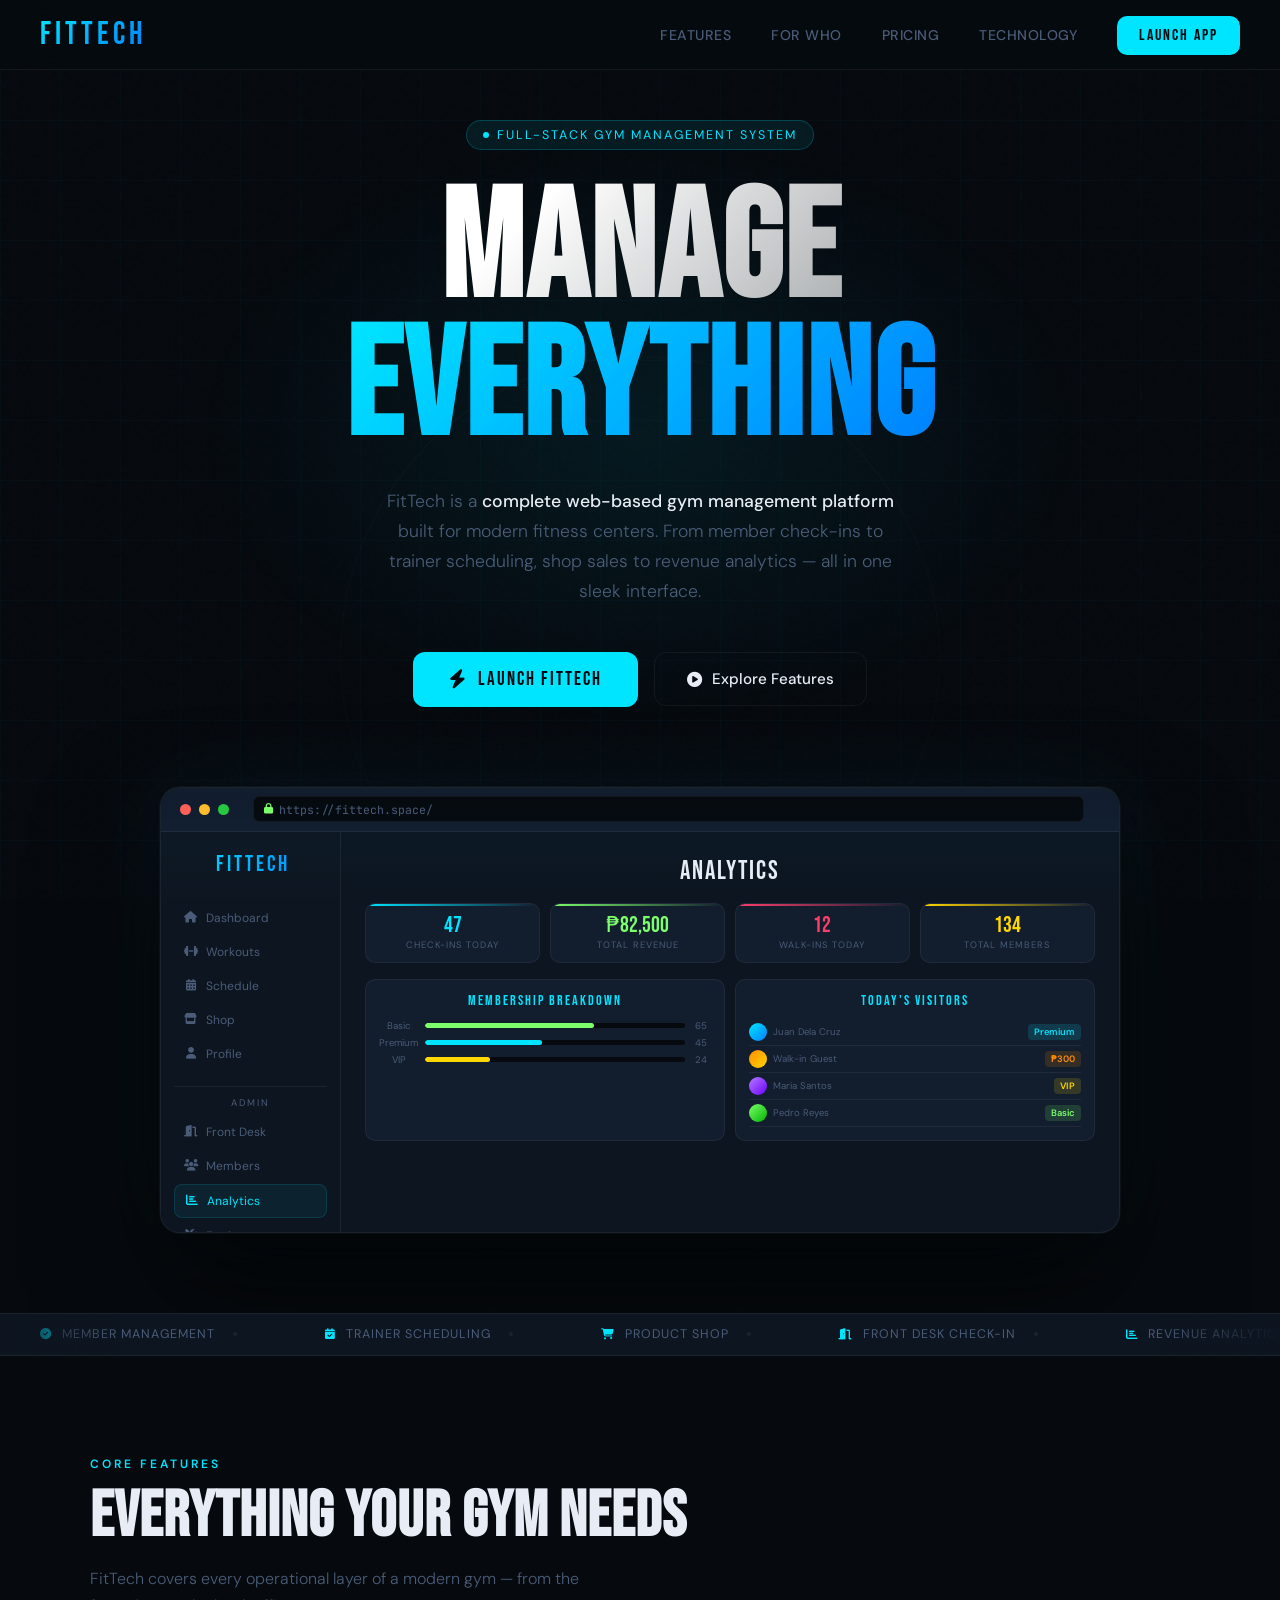
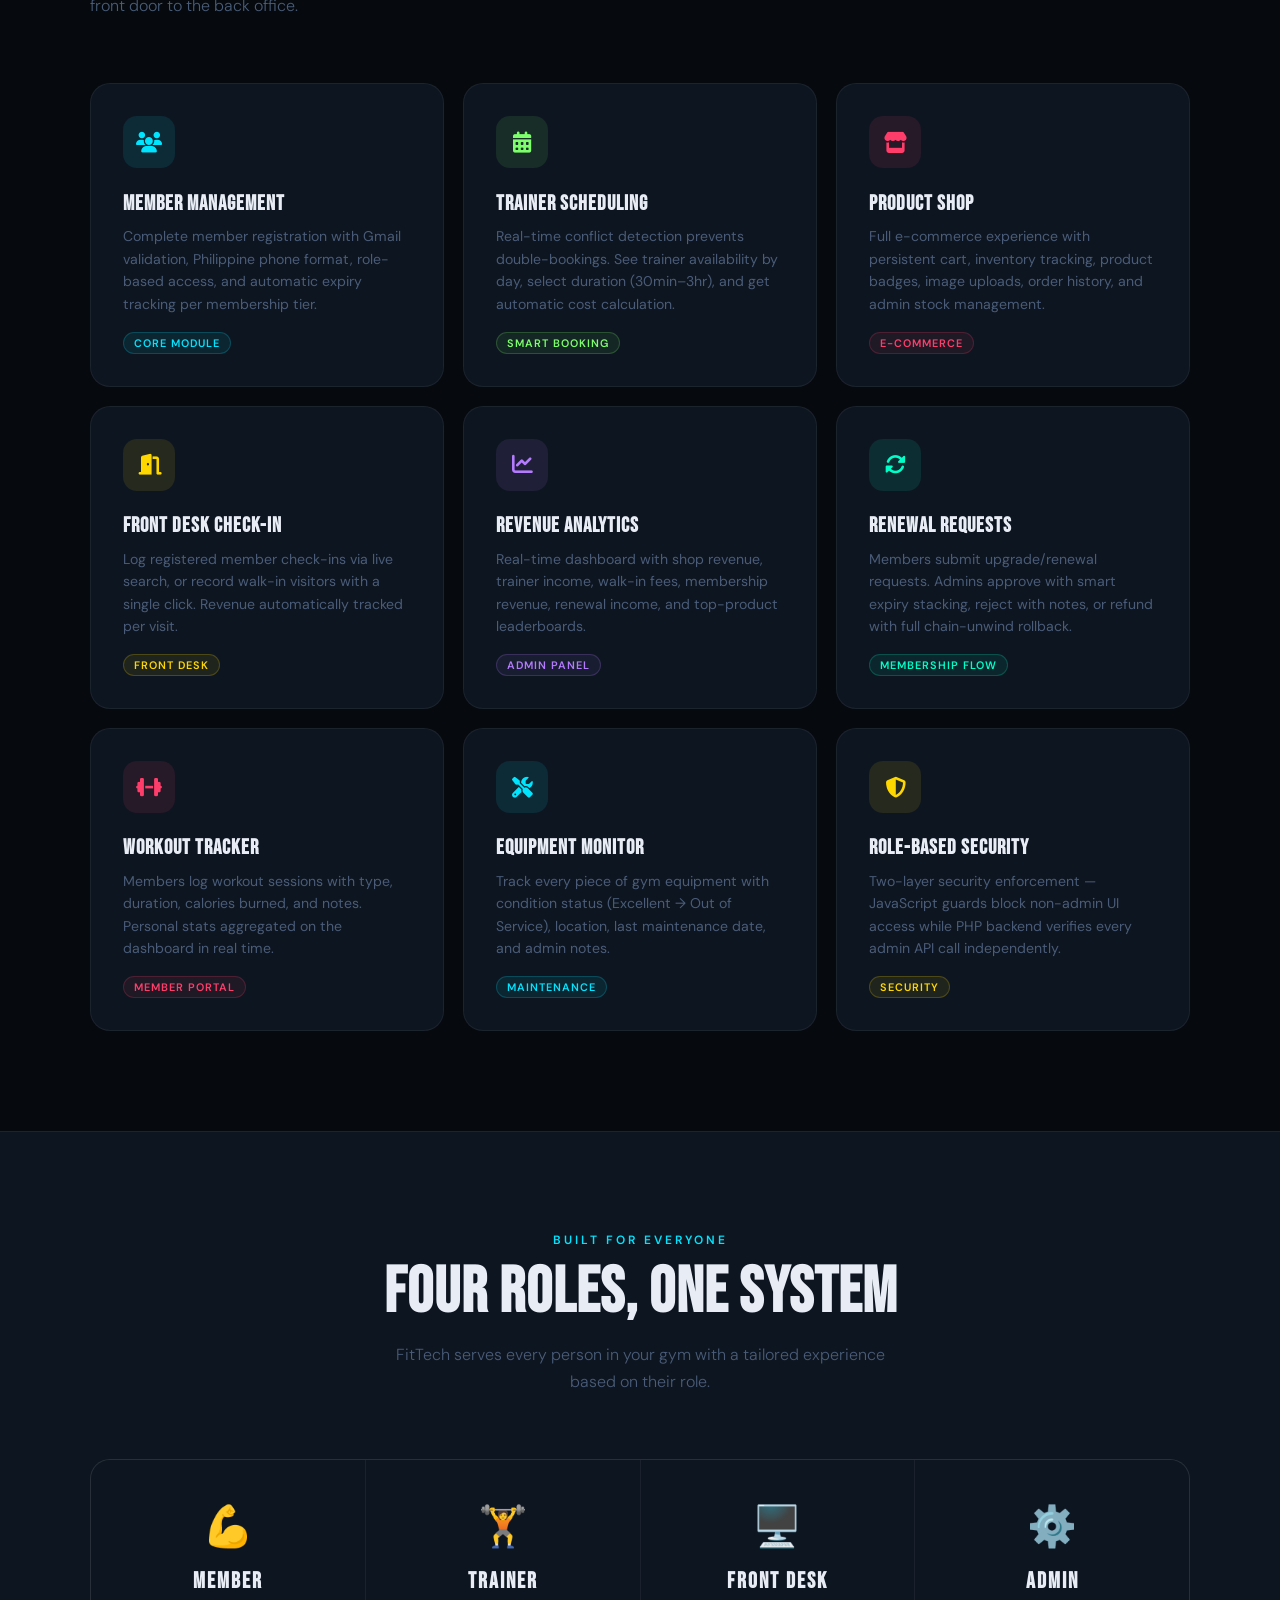
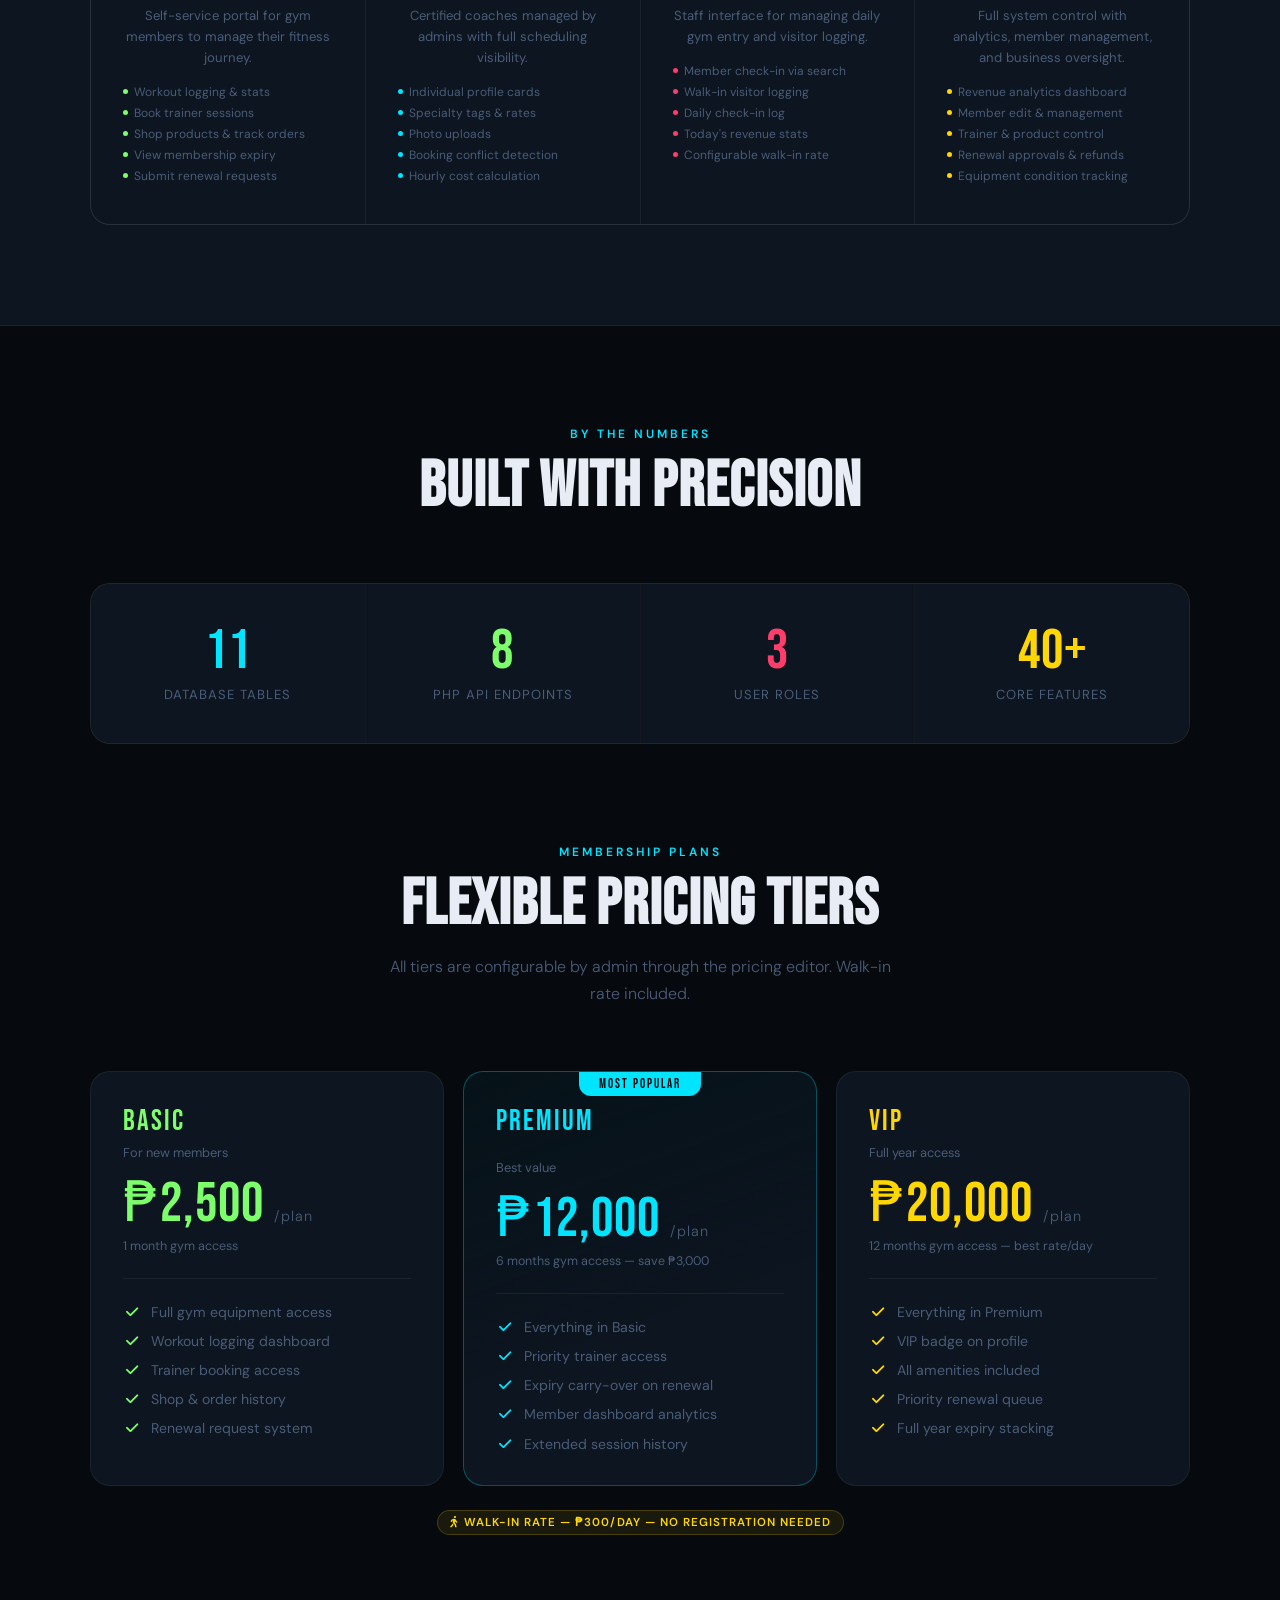
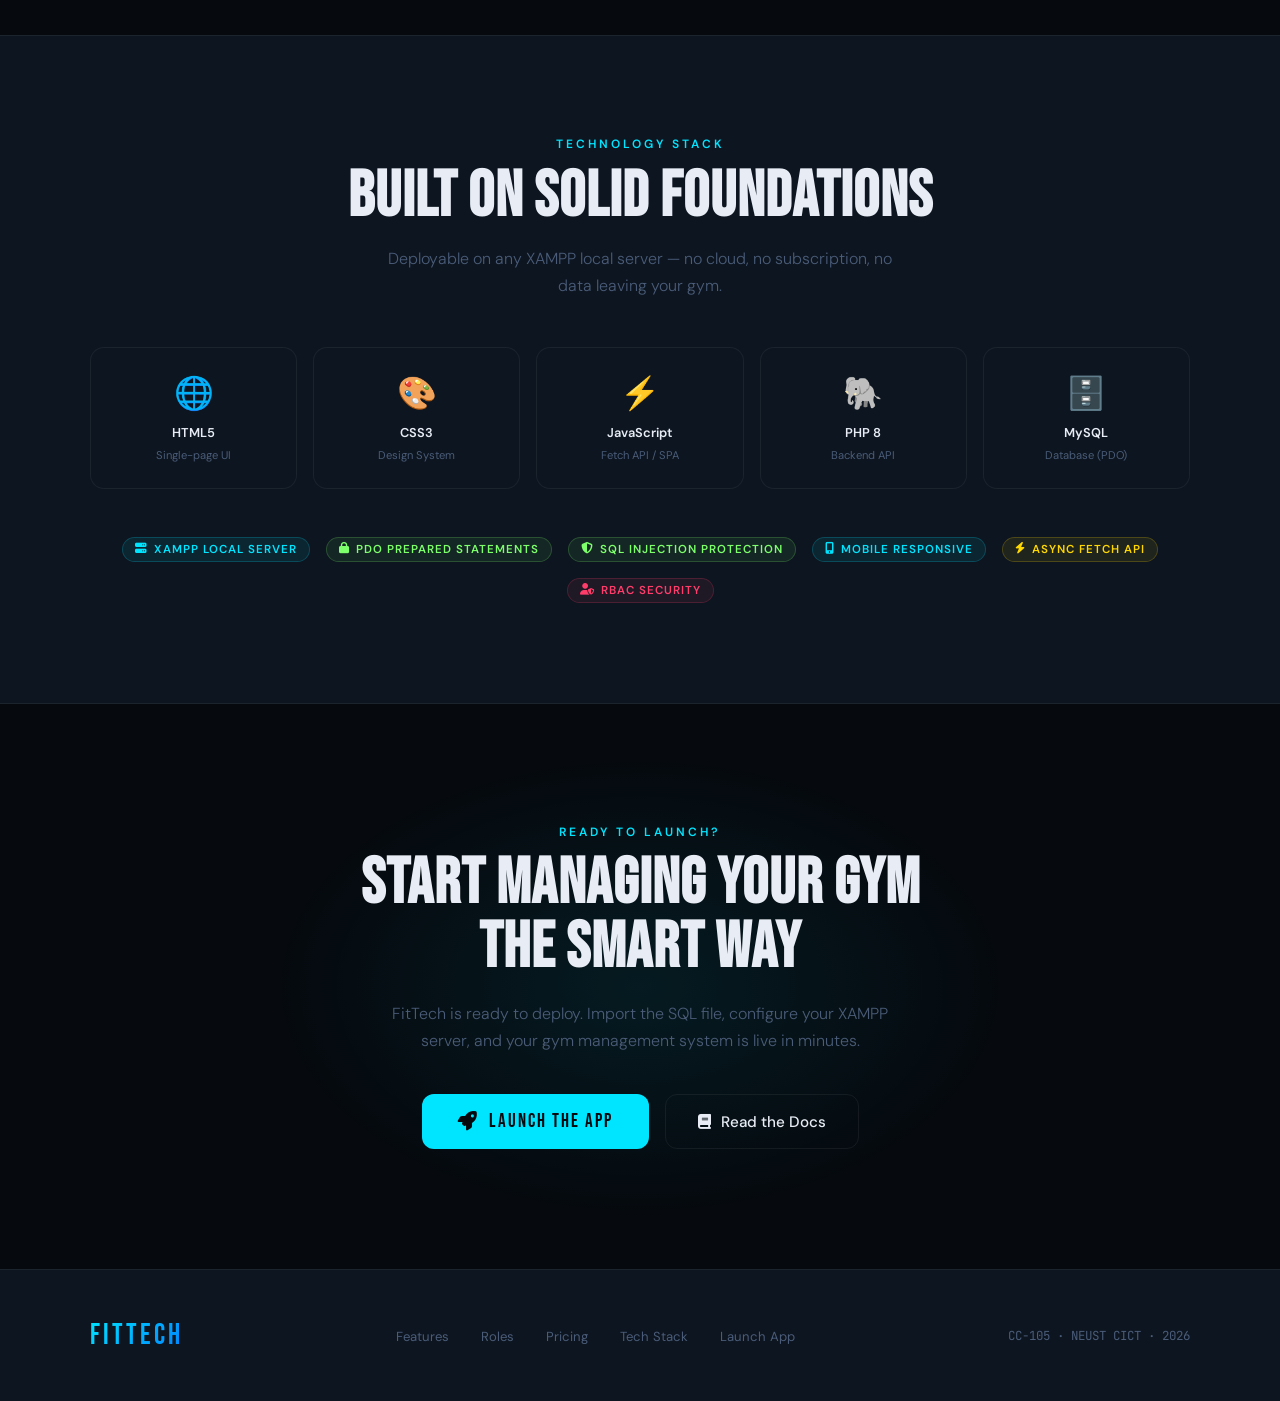
<file: index.html>
<!DOCTYPE html>
<html lang="en">
<head>
<meta charset="UTF-8">
<meta name="viewport" content="width=device-width, initial-scale=1.0">
<!-- Remove this tag once you rename files -->

<title>FitTech — Gym Management System</title>
<link rel="preconnect" href="https://fonts.googleapis.com">
<link href="https://fonts.googleapis.com/css2?family=Bebas+Neue&family=DM+Sans:ital,opsz,wght@0,9..40,300;0,9..40,400;0,9..40,500;0,9..40,600;1,9..40,300&family=JetBrains+Mono:wght@400;600&display=swap" rel="stylesheet">
<link rel="stylesheet" href="https://cdnjs.cloudflare.com/ajax/libs/font-awesome/6.5.0/css/all.min.css">
<link rel="icon" type="image/x-icon" href="favicon.ico">
<style>
:root {
  --bg:       #060a0f;
  --surface:  #0d1520;
  --surface2: #121d2e;
  --border:   rgba(255,255,255,0.06);
  --accent:   #00e5ff;
  --accent2:  #ff3d6b;
  --accent3:  #7cff6b;
  --gold:     #ffd700;
  --purple:   #b57bff;
  --text:     #e8edf5;
  --muted:    #4a5c78;
  --ease-out: cubic-bezier(0.23, 1, 0.32, 1);
}

*, *::before, *::after { margin:0; padding:0; box-sizing:border-box; }

html { scroll-behavior: smooth; }

body {
  font-family: 'DM Sans', sans-serif;
  background: var(--bg);
  color: var(--text);
  overflow-x: hidden;
}

/* ── GRID OVERLAY ── */
body::before {
  content: '';
  position: fixed;
  inset: 0;
  background-image:
    linear-gradient(rgba(0,229,255,0.025) 1px, transparent 1px),
    linear-gradient(90deg, rgba(0,229,255,0.025) 1px, transparent 1px);
  background-size: 60px 60px;
  pointer-events: none;
  z-index: 0;
}

/* ── NOISE TEXTURE ── */
body::after {
  content: '';
  position: fixed;
  inset: 0;
  background-image: url("data:image/svg+xml,%3Csvg viewBox='0 0 256 256' xmlns='http://www.w3.org/2000/svg'%3E%3Cfilter id='noise'%3E%3CfeTurbulence type='fractalNoise' baseFrequency='0.9' numOctaves='4' stitchTiles='stitch'/%3E%3C/filter%3E%3Crect width='100%25' height='100%25' filter='url(%23noise)' opacity='0.03'/%3E%3C/svg%3E");
  pointer-events: none;
  z-index: 0;
  opacity: 0.4;
}

section, nav, footer { position: relative; z-index: 1; }

/* ── ANIMATIONS ── */
@keyframes fadeUp {
  from { opacity:0; transform:translateY(28px); }
  to   { opacity:1; transform:translateY(0); }
}
@keyframes fadeIn {
  from { opacity:0; }
  to   { opacity:1; }
}
@keyframes float {
  0%,100% { transform:translateY(0px); }
  50%      { transform:translateY(-12px); }
}
@keyframes pulse-glow {
  0%,100% { box-shadow:0 0 30px rgba(0,229,255,0.15); }
  50%      { box-shadow:0 0 60px rgba(0,229,255,0.35); }
}
@keyframes scan {
  from { transform:translateY(-100%); }
  to   { transform:translateY(100vh); }
}
@keyframes spin-slow {
  to { transform:rotate(360deg); }
}
@keyframes marquee {
  from { transform:translateX(0); }
  to   { transform:translateX(-50%); }
}
@keyframes blink {
  0%,100% { opacity:1; }
  50%      { opacity:0; }
}

/* ── NAV ── */
nav {
  position: fixed;
  top: 0; left: 0; right: 0;
  z-index: 100;
  padding: 0 2.5rem;
  height: 70px;
  display: flex;
  align-items: center;
  justify-content: space-between;
  background: rgba(6,10,15,0.8);
  backdrop-filter: blur(24px);
  border-bottom: 1px solid var(--border);
  animation: fadeIn 0.6s var(--ease-out) both;
}

.nav-logo {
  font-family: 'Bebas Neue', sans-serif;
  font-size: 2rem;
  letter-spacing: 4px;
  background: linear-gradient(135deg, var(--accent), #0080ff);
  -webkit-background-clip: text;
  -webkit-text-fill-color: transparent;
}

.nav-links {
  display: flex;
  align-items: center;
  gap: 2.5rem;
  list-style: none;
}

.nav-links a {
  color: var(--muted);
  text-decoration: none;
  font-size: .88rem;
  font-weight: 500;
  letter-spacing: .5px;
  text-transform: uppercase;
  transition: color 0.2s ease;
}

.nav-links a:hover { color: var(--text); }

.nav-cta {
  background: var(--accent) !important;
  color: var(--bg) !important;
  padding: 10px 22px !important;
  border-radius: 10px !important;
  font-family: 'Bebas Neue', sans-serif !important;
  font-size: 1rem !important;
  letter-spacing: 2px !important;
  transition: all 0.2s var(--ease-out) !important;
}
.nav-cta:hover {
  background: #33eaff !important;
  transform: translateY(-2px) !important;
  box-shadow: 0 8px 24px rgba(0,229,255,0.4) !important;
}

/* ── HAMBURGER BUTTON (mobile only) ── */
.nav-hamburger {
  display: none;
  flex-direction: column;
  justify-content: center;
  gap: 5px;
  width: 40px;
  height: 40px;
  cursor: pointer;
  background: transparent;
  border: 1px solid var(--border);
  border-radius: 8px;
  padding: 8px;
  -webkit-tap-highlight-color: transparent;
}

.nav-hamburger span {
  display: block;
  width: 100%;
  height: 2px;
  background: var(--text);
  border-radius: 2px;
  transition: all 0.3s var(--ease-out);
  transform-origin: center;
}

.nav-hamburger.open span:nth-child(1) { transform: translateY(7px) rotate(45deg); }
.nav-hamburger.open span:nth-child(2) { opacity: 0; transform: scaleX(0); }
.nav-hamburger.open span:nth-child(3) { transform: translateY(-7px) rotate(-45deg); }

/* ── MOBILE DRAWER ── */
.mobile-menu {
  display: none;
  position: fixed;
  top: 70px; left: 0; right: 0;
  background: rgba(6,10,15,0.97);
  backdrop-filter: blur(24px);
  border-bottom: 1px solid var(--border);
  z-index: 99;
  padding: 1.5rem 1.5rem 2rem;
  flex-direction: column;
  gap: 0;
  animation: fadeIn 0.2s ease both;
}

.mobile-menu.open { display: flex; }

.mobile-menu a {
  color: var(--muted);
  text-decoration: none;
  font-size: 1rem;
  font-weight: 500;
  text-transform: uppercase;
  letter-spacing: 1px;
  padding: 1rem 0;
  border-bottom: 1px solid var(--border);
  display: flex;
  align-items: center;
  justify-content: space-between;
  transition: color 0.2s ease;
  -webkit-tap-highlight-color: transparent;
}

.mobile-menu a:last-child { border-bottom: none; margin-top: 1rem; justify-content: center; }
.mobile-menu a:hover { color: var(--text); }

.mobile-menu .mob-cta {
  background: var(--accent);
  color: var(--bg) !important;
  padding: 14px;
  border-radius: 10px;
  font-family: 'Bebas Neue', sans-serif;
  font-size: 1.1rem;
  letter-spacing: 2px;
  justify-content: center;
  border-bottom: none !important;
}

/* ── HERO ── */
.hero {
  min-height: 100vh;
  display: flex;
  flex-direction: column;
  align-items: center;
  justify-content: center;
  padding: 120px 2rem 80px;
  text-align: center;
  position: relative;
  overflow: hidden;
}

/* Radial glow background */
.hero::before {
  content: '';
  position: absolute;
  top: 10%;
  left: 50%;
  transform: translateX(-50%);
  width: 900px;
  height: 600px;
  background: radial-gradient(ellipse, rgba(0,229,255,0.07) 0%, transparent 70%);
  pointer-events: none;
}

.hero-eyebrow {
  display: inline-flex;
  align-items: center;
  gap: 8px;
  padding: 6px 16px;
  background: rgba(0,229,255,0.08);
  border: 1px solid rgba(0,229,255,0.2);
  border-radius: 100px;
  font-size: .78rem;
  letter-spacing: 2px;
  text-transform: uppercase;
  color: var(--accent);
  margin-bottom: 2rem;
  animation: fadeUp 0.7s var(--ease-out) 0.1s both;
}

.hero-eyebrow .dot {
  width: 6px; height: 6px;
  border-radius: 50%;
  background: var(--accent);
  animation: blink 1.4s ease infinite;
  flex-shrink: 0;
}

h1.hero-title {
  font-family: 'Bebas Neue', sans-serif;
  font-size: clamp(4rem, 12vw, 10rem);
  line-height: 0.9;
  letter-spacing: 2px;
  animation: fadeUp 0.7s var(--ease-out) 0.2s both;
  position: relative;
}

.hero-title .line1 {
  display: block;
  background: linear-gradient(135deg, #fff 30%, rgba(255,255,255,0.6));
  -webkit-background-clip: text;
  -webkit-text-fill-color: transparent;
}

.hero-title .line2 {
  display: block;
  background: linear-gradient(135deg, var(--accent), #0080ff);
  -webkit-background-clip: text;
  -webkit-text-fill-color: transparent;
}

.hero-sub {
  font-size: 1.1rem;
  color: var(--muted);
  max-width: 540px;
  line-height: 1.7;
  margin: 1.8rem auto 2.8rem;
  font-weight: 300;
  animation: fadeUp 0.7s var(--ease-out) 0.3s both;
}

.hero-sub strong { color: var(--text); font-weight: 500; }

.hero-actions {
  display: flex;
  align-items: center;
  gap: 1rem;
  flex-wrap: wrap;
  justify-content: center;
  animation: fadeUp 0.7s var(--ease-out) 0.4s both;
}

.btn-hero-primary {
  padding: 16px 36px;
  background: var(--accent);
  color: var(--bg);
  border: none;
  border-radius: 12px;
  font-family: 'Bebas Neue', sans-serif;
  font-size: 1.2rem;
  letter-spacing: 2px;
  cursor: pointer;
  text-decoration: none;
  display: inline-flex;
  align-items: center;
  gap: 10px;
  transition: all 0.2s var(--ease-out);
  animation: pulse-glow 3s ease infinite;
  -webkit-tap-highlight-color: transparent;
}

.btn-hero-primary:hover {
  background: #33eaff;
  transform: translateY(-3px);
  box-shadow: 0 16px 40px rgba(0,229,255,0.4);
}

.btn-hero-primary:active { transform: scale(0.97); }

.btn-hero-ghost {
  padding: 16px 32px;
  background: transparent;
  color: var(--text);
  border: 1px solid var(--border);
  border-radius: 12px;
  font-family: 'DM Sans', sans-serif;
  font-size: .95rem;
  font-weight: 500;
  cursor: pointer;
  text-decoration: none;
  display: inline-flex;
  align-items: center;
  gap: 10px;
  transition: all 0.2s var(--ease-out);
  -webkit-tap-highlight-color: transparent;
}

.btn-hero-ghost:hover {
  border-color: rgba(255,255,255,0.2);
  background: rgba(255,255,255,0.04);
  transform: translateY(-2px);
}

/* Hero screen mockup */
.hero-mockup {
  margin-top: 5rem;
  position: relative;
  animation: fadeUp 0.9s var(--ease-out) 0.5s both;
  width: 100%;
  max-width: 960px;
}

.mockup-window {
  background: var(--surface);
  border: 1px solid var(--border);
  border-radius: 20px;
  overflow: hidden;
  box-shadow:
    0 0 0 1px rgba(255,255,255,0.03),
    0 60px 120px rgba(0,0,0,0.7),
    0 0 100px rgba(0,229,255,0.06);
  animation: float 6s ease-in-out infinite;
}

.mockup-bar {
  height: 44px;
  background: var(--surface2);
  border-bottom: 1px solid var(--border);
  display: flex;
  align-items: center;
  padding: 0 1.2rem;
  gap: 8px;
}

.mockup-dot {
  width: 11px; height: 11px;
  border-radius: 50%;
}
.mockup-dot.r { background: #ff5f57; }
.mockup-dot.y { background: #febc2e; }
.mockup-dot.g { background: #28c840; }

.mockup-url {
  flex: 1;
  margin: 0 1rem;
  height: 26px;
  background: var(--bg);
  border-radius: 6px;
  border: 1px solid var(--border);
  display: flex;
  align-items: center;
  padding: 0 10px;
  gap: 6px;
  font-family: 'JetBrains Mono', monospace;
  font-size: .72rem;
  color: var(--muted);
}
.mockup-url i { color: var(--accent3); font-size: .65rem; }

.mockup-body {
  display: flex;
  height: 400px;
  overflow: hidden;
}

.mockup-sidebar {
  width: 180px;
  background: var(--surface);
  border-right: 1px solid var(--border);
  padding: 1.2rem .8rem;
  flex-shrink: 0;
}

.mock-logo {
  font-family: 'Bebas Neue', sans-serif;
  font-size: 1.4rem;
  letter-spacing: 3px;
  background: linear-gradient(135deg, var(--accent), #0080ff);
  -webkit-background-clip: text;
  -webkit-text-fill-color: transparent;
  margin-bottom: 1.5rem;
  padding-left: 4px;
}

.mock-nav-item {
  display: flex;
  align-items: center;
  gap: 8px;
  padding: 8px 10px;
  border-radius: 8px;
  font-size: .75rem;
  color: var(--muted);
  margin-bottom: 2px;
}

.mock-nav-item.active {
  color: var(--accent);
  background: rgba(0,229,255,0.07);
  border: 1px solid rgba(0,229,255,0.12);
}

.mock-nav-item i { width: 14px; text-align:center; font-size: .72rem; }

.mock-divider {
  height: 1px;
  background: var(--border);
  margin: 1rem 0 .6rem;
}

.mock-label {
  font-size: .6rem;
  text-transform: uppercase;
  letter-spacing: 2px;
  color: var(--muted);
  padding: 0 8px;
  margin-bottom: .4rem;
}

.mockup-main {
  flex: 1;
  padding: 1.5rem;
  overflow: hidden;
}

.mock-heading {
  font-family: 'Bebas Neue', sans-serif;
  font-size: 1.6rem;
  letter-spacing: 2px;
  margin-bottom: 1rem;
}

.mock-stats {
  display: grid;
  grid-template-columns: repeat(4, 1fr);
  gap: .6rem;
  margin-bottom: 1rem;
}

.mock-stat {
  background: var(--surface2);
  border: 1px solid var(--border);
  border-radius: 10px;
  padding: .7rem;
  position: relative;
  overflow: hidden;
}
.mock-stat::after {
  content:'';
  position:absolute;
  top:0; left:0; right:0;
  height:2px;
}
.mock-stat.c1::after { background:linear-gradient(90deg,var(--accent),transparent); }
.mock-stat.c2::after { background:linear-gradient(90deg,var(--accent2),transparent); }
.mock-stat.c3::after { background:linear-gradient(90deg,var(--accent3),transparent); }
.mock-stat.c4::after { background:linear-gradient(90deg,var(--gold),transparent); }

.mock-stat-val {
  font-family: 'Bebas Neue', sans-serif;
  font-size: 1.4rem;
  line-height: 1;
}
.mock-stat-lbl {
  font-size: .58rem;
  text-transform: uppercase;
  letter-spacing: 1px;
  color: var(--muted);
  margin-top: 2px;
}

.mock-chart-row {
  display: grid;
  grid-template-columns: 1fr 1fr;
  gap: .6rem;
}

.mock-box {
  background: var(--surface2);
  border: 1px solid var(--border);
  border-radius: 10px;
  padding: .8rem;
}

.mock-box-title {
  font-family: 'Bebas Neue', sans-serif;
  font-size: .85rem;
  letter-spacing: 2px;
  color: var(--accent);
  margin-bottom: .6rem;
}

.mock-bar-row {
  display: flex;
  align-items: center;
  gap: 6px;
  margin-bottom: 4px;
}

.mock-bar-label { font-size: .6rem; color: var(--muted); width: 40px; flex-shrink:0; }

.mock-bar-wrap {
  flex:1;
  height: 5px;
  background: var(--bg);
  border-radius: 4px;
  overflow:hidden;
}

.mock-bar-fill {
  height:100%;
  border-radius:4px;
}

.mock-badge {
  display:inline-block;
  padding:2px 6px;
  border-radius:4px;
  font-size:.58rem;
  font-weight:600;
}
.mock-badge.active { background:rgba(124,255,107,.15); color:var(--accent3); }
.mock-badge.premium { background:rgba(0,229,255,.15); color:var(--accent); }
.mock-badge.vip     { background:rgba(255,215,0,.15);  color:var(--gold); }

.mock-member-row {
  display:flex; align-items:center; gap:6px;
  padding:4px 0; border-bottom:1px solid var(--border);
  font-size:.6rem; color:var(--muted);
}
.mock-avatar {
  width:18px; height:18px; border-radius:50%;
  background:linear-gradient(135deg,var(--accent),#0080ff);
  flex-shrink:0;
}

/* Scan line effect */
.mockup-window::after {
  content:'';
  position:absolute;
  top:0; left:0; right:0;
  height:120px;
  background:linear-gradient(transparent, rgba(0,229,255,0.02), transparent);
  animation: scan 4s ease-in-out infinite;
  pointer-events:none;
}

/* ── MARQUEE / TICKER ── */
.ticker {
  overflow: hidden;
  border-top: 1px solid var(--border);
  border-bottom: 1px solid var(--border);
  background: var(--surface);
  padding: .8rem 0;
  position: relative;
}

.ticker::before, .ticker::after {
  content:'';
  position:absolute;
  top:0; bottom:0;
  width:120px;
  z-index:2;
  pointer-events:none;
}
.ticker::before { left:0; background:linear-gradient(90deg, var(--surface), transparent); }
.ticker::after  { right:0; background:linear-gradient(-90deg, var(--surface), transparent); }

.ticker-track {
  display: flex;
  gap: 0;
  animation: marquee 30s linear infinite;
  white-space: nowrap;
  width: max-content;
}

.ticker-item {
  display: inline-flex;
  align-items: center;
  gap: 10px;
  padding: 0 2.5rem;
  font-size: .78rem;
  color: var(--muted);
  letter-spacing: 1px;
  text-transform: uppercase;
}

.ticker-item i {
  color: var(--accent);
  font-size: .7rem;
}

.ticker-item .sep {
  width: 4px; height: 4px;
  border-radius: 50%;
  background: var(--border);
  margin: 0 0.5rem;
}

/* ── SECTION COMMON ── */
.section {
  padding: 100px 2rem;
}

.container {
  max-width: 1100px;
  margin: 0 auto;
}

.section-eyebrow {
  font-size: .75rem;
  text-transform: uppercase;
  letter-spacing: 3px;
  color: var(--accent);
  margin-bottom: .8rem;
  font-weight: 600;
}

.section-title {
  font-family: 'Bebas Neue', sans-serif;
  font-size: clamp(2.5rem, 5vw, 4rem);
  line-height: 1;
  letter-spacing: 1px;
  margin-bottom: 1rem;
}

.section-desc {
  color: var(--muted);
  font-size: 1rem;
  line-height: 1.7;
  font-weight: 300;
  max-width: 520px;
}

/* ── FEATURES GRID ── */
.features-grid {
  display: grid;
  grid-template-columns: repeat(3, 1fr);
  gap: 1.2rem;
  margin-top: 4rem;
}

.feature-card {
  background: var(--surface);
  border: 1px solid var(--border);
  border-radius: 20px;
  padding: 2rem;
  position: relative;
  overflow: hidden;
  transition: transform 0.25s var(--ease-out), border-color 0.25s ease, box-shadow 0.25s ease;
  opacity: 0;
  transform: translateY(24px);
}

.feature-card.visible {
  animation: fadeUp 0.6s var(--ease-out) both;
  opacity: 1;
  transform: translateY(0);
}

@media (hover: hover) and (pointer: fine) {
  .feature-card:hover {
    transform: translateY(-4px);
    border-color: rgba(0,229,255,0.2);
    box-shadow: 0 20px 60px rgba(0,0,0,0.4), 0 0 40px rgba(0,229,255,0.05);
  }
}

.feature-card::before {
  content:'';
  position:absolute;
  top:0; left:0; right:0;
  height:3px;
  opacity:0;
  transition:opacity 0.25s ease;
}

.feature-card:hover::before { opacity:1; }

.fc-blue::before   { background:linear-gradient(90deg,var(--accent),transparent); }
.fc-red::before    { background:linear-gradient(90deg,var(--accent2),transparent); }
.fc-green::before  { background:linear-gradient(90deg,var(--accent3),transparent); }
.fc-gold::before   { background:linear-gradient(90deg,var(--gold),transparent); }
.fc-purple::before { background:linear-gradient(90deg,var(--purple),transparent); }
.fc-teal::before   { background:linear-gradient(90deg,#00ffc8,transparent); }

.feature-icon {
  width: 52px; height: 52px;
  border-radius: 14px;
  display: flex;
  align-items: center;
  justify-content: center;
  font-size: 1.3rem;
  margin-bottom: 1.4rem;
}

.fc-blue   .feature-icon { background:rgba(0,229,255,.1);   color:var(--accent); }
.fc-red    .feature-icon { background:rgba(255,61,107,.1);  color:var(--accent2); }
.fc-green  .feature-icon { background:rgba(124,255,107,.1); color:var(--accent3); }
.fc-gold   .feature-icon { background:rgba(255,215,0,.1);   color:var(--gold); }
.fc-purple .feature-icon { background:rgba(181,123,255,.1); color:var(--purple); }
.fc-teal   .feature-icon { background:rgba(0,255,200,.1);   color:#00ffc8; }

.feature-card h3 {
  font-family: 'Bebas Neue', sans-serif;
  font-size: 1.3rem;
  letter-spacing: 1px;
  margin-bottom: .6rem;
}

.feature-card p {
  font-size: .88rem;
  color: var(--muted);
  line-height: 1.6;
}

.feature-tag {
  display: inline-block;
  margin-top: 1rem;
  padding: 3px 10px;
  border-radius: 20px;
  font-size: .68rem;
  text-transform: uppercase;
  letter-spacing: 1px;
  font-weight: 600;
}

.fc-blue   .feature-tag { background:rgba(0,229,255,.08);   color:var(--accent);  border:1px solid rgba(0,229,255,.2); }
.fc-red    .feature-tag { background:rgba(255,61,107,.08);  color:var(--accent2); border:1px solid rgba(255,61,107,.2); }
.fc-green  .feature-tag { background:rgba(124,255,107,.08); color:var(--accent3); border:1px solid rgba(124,255,107,.2); }
.fc-gold   .feature-tag { background:rgba(255,215,0,.08);   color:var(--gold);    border:1px solid rgba(255,215,0,.2); }
.fc-purple .feature-tag { background:rgba(181,123,255,.08); color:var(--purple);  border:1px solid rgba(181,123,255,.2); }
.fc-teal   .feature-tag { background:rgba(0,255,200,.08);   color:#00ffc8;        border:1px solid rgba(0,255,200,.2); }

/* ── ROLES SECTION ── */
.roles-section {
  background: var(--surface);
  border-top: 1px solid var(--border);
  border-bottom: 1px solid var(--border);
}

.roles-grid {
  display: grid;
  grid-template-columns: repeat(4, 1fr);
  gap: 1px;
  background: var(--border);
  border: 1px solid var(--border);
  border-radius: 20px;
  overflow: hidden;
  margin-top: 4rem;
}

.role-card {
  background: var(--surface);
  padding: 2.5rem 2rem;
  text-align: center;
  transition: background 0.2s ease;
  opacity:0; transform:translateY(20px);
}
.role-card.visible {
  animation: fadeUp 0.55s var(--ease-out) both;
  opacity:1; transform:translateY(0);
}

@media (hover: hover) and (pointer: fine) {
  .role-card:hover { background: var(--surface2); }
}

.role-emoji {
  font-size: 2.5rem;
  display: block;
  margin-bottom: 1rem;
}

.role-card h3 {
  font-family: 'Bebas Neue', sans-serif;
  font-size: 1.4rem;
  letter-spacing: 2px;
  margin-bottom: .6rem;
}

.role-card p {
  font-size: .82rem;
  color: var(--muted);
  line-height: 1.6;
}

.role-perks {
  margin-top: 1rem;
  display: flex;
  flex-direction: column;
  gap: 5px;
  text-align: left;
}

.role-perk {
  font-size: .75rem;
  color: var(--muted);
  display: flex;
  align-items: center;
  gap: 6px;
}

.role-perk::before {
  content:'';
  width:5px; height:5px;
  border-radius:50%;
  flex-shrink:0;
}

.role-member .role-perk::before   { background:var(--accent3); }
.role-trainer .role-perk::before  { background:var(--accent); }
.role-desk .role-perk::before     { background:var(--accent2); }
.role-admin .role-perk::before    { background:var(--gold); }

/* ── MEMBERSHIP TIERS ── */
.tiers-grid {
  display: grid;
  grid-template-columns: repeat(3, 1fr);
  gap: 1.2rem;
  margin-top: 4rem;
}

.tier-card {
  background: var(--surface);
  border: 1px solid var(--border);
  border-radius: 20px;
  padding: 2rem;
  position: relative;
  overflow: hidden;
  transition: transform 0.25s var(--ease-out), border-color 0.25s ease;
  opacity:0; transform:translateY(24px);
}
.tier-card.visible {
  animation: fadeUp 0.6s var(--ease-out) both;
  opacity:1; transform:translateY(0);
}

.tier-card.featured {
  border-color: rgba(0,229,255,0.3);
  background: linear-gradient(160deg, rgba(0,229,255,0.04) 0%, var(--surface) 60%);
}

.tier-card.featured::before {
  content: 'MOST POPULAR';
  position: absolute;
  top: 0; left: 50%;
  transform: translateX(-50%);
  background: var(--accent);
  color: var(--bg);
  font-family: 'Bebas Neue', sans-serif;
  font-size: .8rem;
  letter-spacing: 2px;
  padding: 4px 20px;
  border-radius: 0 0 12px 12px;
}

@media (hover: hover) and (pointer: fine) {
  .tier-card:hover { transform: translateY(-4px); }
}

.tier-name {
  font-family: 'Bebas Neue', sans-serif;
  font-size: 1.8rem;
  letter-spacing: 2px;
  margin-bottom: .3rem;
}

.tier-price {
  font-family: 'Bebas Neue', sans-serif;
  font-size: 3.5rem;
  line-height: 1;
  letter-spacing: 1px;
  margin: 1rem 0 .3rem;
}

.tier-price span {
  font-family: 'DM Sans', sans-serif;
  font-size: .9rem;
  color: var(--muted);
  font-weight: 300;
}

.tier-duration {
  font-size: .78rem;
  color: var(--muted);
  margin-bottom: 1.5rem;
  padding-bottom: 1.5rem;
  border-bottom: 1px solid var(--border);
}

.tier-features {
  list-style: none;
  display: flex;
  flex-direction: column;
  gap: .7rem;
}

.tier-features li {
  font-size: .88rem;
  display: flex;
  align-items: center;
  gap: 10px;
  color: var(--muted);
}

.tier-features li i {
  width: 18px;
  text-align: center;
  flex-shrink: 0;
}

.tier-basic   .tier-price, .tier-basic   .tier-name { color:var(--accent3); }
.tier-basic   .tier-features li i { color:var(--accent3); }

.tier-premium .tier-price, .tier-premium .tier-name { color:var(--accent); }
.tier-premium .tier-features li i { color:var(--accent); }

.tier-vip     .tier-price, .tier-vip     .tier-name { color:var(--gold); }
.tier-vip     .tier-features li i { color:var(--gold); }

/* ── STATS SHOWCASE ── */
.stats-showcase {
  display: grid;
  grid-template-columns: repeat(4, 1fr);
  gap: 1px;
  background: var(--border);
  border: 1px solid var(--border);
  border-radius: 20px;
  overflow: hidden;
  margin-top: 4rem;
  opacity:0; transform:translateY(20px);
  transition: opacity 0.6s ease, transform 0.6s var(--ease-out);
}
.stats-showcase.visible { opacity:1; transform:translateY(0); }

.showcase-stat {
  background: var(--surface);
  padding: 2.5rem 2rem;
  text-align: center;
}

.showcase-num {
  font-family: 'Bebas Neue', sans-serif;
  font-size: 3.5rem;
  line-height: 1;
  letter-spacing: 1px;
}

.showcase-lbl {
  font-size: .82rem;
  color: var(--muted);
  margin-top: .4rem;
  text-transform: uppercase;
  letter-spacing: 1px;
}

/* ── TECH STACK ── */
.tech-grid {
  display: grid;
  grid-template-columns: repeat(5, 1fr);
  gap: 1rem;
  margin-top: 3rem;
}

.tech-item {
  background: var(--surface);
  border: 1px solid var(--border);
  border-radius: 14px;
  padding: 1.5rem 1rem;
  text-align: center;
  transition: all 0.2s var(--ease-out);
  opacity:0; transform:translateY(16px);
}

.tech-item.visible {
  animation: fadeUp 0.5s var(--ease-out) both;
  opacity:1; transform:translateY(0);
}

@media (hover: hover) and (pointer: fine) {
  .tech-item:hover {
    border-color: rgba(0,229,255,0.2);
    transform: translateY(-3px);
  }
}

.tech-icon {
  font-size: 2rem;
  margin-bottom: .6rem;
  display: block;
}

.tech-name {
  font-size: .8rem;
  font-weight: 600;
  display: block;
  margin-bottom: 2px;
}

.tech-role {
  font-size: .7rem;
  color: var(--muted);
}

/* ── CTA SECTION ── */
.cta-section {
  text-align: center;
  padding: 120px 2rem;
  position: relative;
  overflow: hidden;
}

.cta-section::before {
  content:'';
  position:absolute;
  top:50%; left:50%;
  transform:translate(-50%,-50%);
  width:800px; height:500px;
  background:radial-gradient(ellipse, rgba(0,229,255,0.08) 0%, transparent 65%);
  pointer-events:none;
}

.cta-section .section-title { margin-bottom: 1.2rem; }

.cta-section .section-desc {
  margin: 0 auto 2.5rem;
  text-align: center;
}

.cta-actions {
  display: flex;
  gap: 1rem;
  justify-content: center;
  flex-wrap: wrap;
}

/* ── FOOTER ── */
footer {
  background: var(--surface);
  border-top: 1px solid var(--border);
  padding: 3rem 2rem;
}

.footer-inner {
  max-width: 1100px;
  margin: 0 auto;
  display: flex;
  align-items: center;
  justify-content: space-between;
  flex-wrap: wrap;
  gap: 1.5rem;
}

.footer-logo {
  font-family: 'Bebas Neue', sans-serif;
  font-size: 1.8rem;
  letter-spacing: 3px;
  background: linear-gradient(135deg, var(--accent), #0080ff);
  -webkit-background-clip: text;
  -webkit-text-fill-color: transparent;
}

.footer-links {
  display: flex;
  gap: 2rem;
  list-style: none;
  flex-wrap: wrap;
}

.footer-links a {
  color: var(--muted);
  text-decoration: none;
  font-size: .82rem;
  transition: color 0.2s ease;
}

.footer-links a:hover { color: var(--text); }

.footer-copy {
  font-size: .78rem;
  color: var(--muted);
  font-family: 'JetBrains Mono', monospace;
}

/* ── SCROLL ANIMATION HELPER ── */
.scroll-reveal {
  opacity: 0;
  transform: translateY(24px);
  transition: opacity 0.6s var(--ease-out), transform 0.6s var(--ease-out);
}
.scroll-reveal.visible {
  opacity: 1;
  transform: translateY(0);
}

/* ── GLOWING PILL CHIP ── */
.chip {
  display:inline-flex;
  align-items:center;
  gap:6px;
  padding:4px 12px;
  border-radius:100px;
  font-size:.72rem;
  font-weight:600;
  text-transform:uppercase;
  letter-spacing:1px;
  border:1px solid;
}
.chip-cyan   { background:rgba(0,229,255,.08);  border-color:rgba(0,229,255,.2);  color:var(--accent); }
.chip-green  { background:rgba(124,255,107,.08);border-color:rgba(124,255,107,.2);color:var(--accent3); }
.chip-red    { background:rgba(255,61,107,.08); border-color:rgba(255,61,107,.2); color:var(--accent2); }
.chip-gold   { background:rgba(255,215,0,.08);  border-color:rgba(255,215,0,.2);  color:var(--gold); }

/* Decorative circle rings */
.deco-ring {
  position:absolute;
  border-radius:50%;
  border:1px solid var(--border);
  pointer-events:none;
}

/* ═══════════════════════════
   RESPONSIVE — TABLET (≤900px)
   mirrors index approach
═══════════════════════════ */
@media (max-width: 900px) {
  .features-grid { grid-template-columns:1fr 1fr; }
  .roles-grid    { grid-template-columns:1fr 1fr; }
  .tiers-grid    { grid-template-columns:1fr; }
  .stats-showcase{ grid-template-columns:1fr 1fr; }
  .tech-grid     { grid-template-columns:repeat(3,1fr); }

  /* Hide desktop nav links, show hamburger */
  .nav-links     { display:none; }
  .nav-hamburger { display:flex; }

  nav { padding: 0 1.5rem; height: 60px; }

  .mockup-body   { height:280px; }
  .mock-stats    { grid-template-columns:1fr 1fr; }

  .section { padding: 80px 1.5rem; }

  .footer-inner { justify-content: center; text-align: center; }
  .footer-links { justify-content: center; gap: 1.2rem; }
}

/* ═══════════════════════════
   RESPONSIVE — MOBILE (≤600px)
═══════════════════════════ */
@media (max-width: 600px) {
  .features-grid  { grid-template-columns:1fr; }
  .roles-grid     { grid-template-columns:1fr; }
  .stats-showcase { grid-template-columns:1fr 1fr; }
  .tech-grid      { grid-template-columns:1fr 1fr; }

  /* Hide mockup main on small phones, sidebar scrolls */
  .mockup-main    { display:none; }
  .mockup-body    { height:auto; }

  .section { padding: 64px 1.25rem; }

  /* Mobile nav */
  nav { padding: 0 1.25rem; height: 56px; }
  .mobile-menu { top: 56px; }
  .nav-logo { font-size: 1.6rem; letter-spacing: 3px; }

  /* Hero tighter */
  .hero { padding: 100px 1.25rem 60px; }
  .hero-sub { font-size: 1rem; margin: 1.4rem auto 2.2rem; }

  /* Hero action buttons stack */
  .hero-actions {
    flex-direction: column;
    align-items: stretch;
    width: 100%;
    max-width: 340px;
  }
  .btn-hero-primary,
  .btn-hero-ghost { justify-content: center; padding: 15px 24px; }

  /* Mockup compact */
  .hero-mockup { margin-top: 3rem; }
  .mockup-bar { height: 36px; padding: 0 .8rem; }
  .mockup-dot { width: 9px; height: 9px; }
  .mockup-url { font-size: .65rem; }

  /* Section titles */
  .section-title { font-size: clamp(2rem, 8vw, 2.8rem); }
  .section-desc  { font-size: .92rem; }

  /* Features cards compact */
  .feature-card { padding: 1.5rem; border-radius: 16px; }
  .feature-icon { width: 44px; height: 44px; font-size: 1.1rem; margin-bottom: 1rem; }

  /* Roles single-col — remove gap grid look */
  .roles-grid { border-radius: 16px; }
  .role-card { padding: 1.8rem 1.5rem; }

  /* Tier cards */
  .tier-card { padding: 1.5rem; }
  .tier-price { font-size: 2.8rem; }

  /* Stats showcase 2-col */
  .showcase-stat { padding: 1.5rem 1rem; }
  .showcase-num  { font-size: 2.8rem; }

  /* Tech grid compact */
  .tech-item { padding: 1.2rem .8rem; }
  .tech-icon { font-size: 1.6rem; }

  /* CTA section */
  .cta-section { padding: 80px 1.25rem; }
  .cta-actions {
    flex-direction: column;
    align-items: center;
  }
  .cta-actions a { width: 100%; max-width: 320px; justify-content: center; }

  /* Chips wrap nicely */
  .chip { font-size: .65rem; padding: 4px 10px; }

  /* Footer */
  footer { padding: 2rem 1.25rem; }
  .footer-links { gap: 1rem; }
  .footer-copy  { font-size: .7rem; }
}

/* ═══════════════════════════
   RESPONSIVE — SMALL (≤400px)
═══════════════════════════ */
@media (max-width: 400px) {
  nav { height: 52px; padding: 0 1rem; }
  .mobile-menu { top: 52px; }
  .nav-logo { font-size: 1.4rem; }

  .stats-showcase { grid-template-columns: 1fr; }
  .tech-grid      { grid-template-columns: repeat(2, 1fr); }

  .hero { padding-top: 90px; }
  .hero-eyebrow { font-size: .68rem; }
}

* {
  -webkit-tap-highlight-color: transparent;
}
</style>
</head>
<body>

<!-- NAV -->
<nav>
<a href="https://fittech.space" style="text-decoration:none;">
  <span class="nav-logo">FitTech</span>
 <a>
  <ul class="nav-links">
    <li><a href="#features">Features</a></li>
    <li><a href="#roles">For Who</a></li>
    <li><a href="#membership">Pricing</a></li>
    <li><a href="#tech">Technology</a></li>
    <li><a href="login" class="nav-cta">Launch App</a></li>
  </ul>
  <!-- Hamburger for mobile -->
  <button class="nav-hamburger" id="hamburger" aria-label="Toggle menu">
    <span></span><span></span><span></span>
  </button>
</nav>

<!-- MOBILE DRAWER -->
<div class="mobile-menu" id="mobile-menu">
  <a href="#features" class="mob-link">Features <i class="fa fa-chevron-right" style="font-size:.7rem;color:var(--muted)"></i></a>
  <a href="#roles" class="mob-link">For Who <i class="fa fa-chevron-right" style="font-size:.7rem;color:var(--muted)"></i></a>
  <a href="#membership" class="mob-link">Pricing <i class="fa fa-chevron-right" style="font-size:.7rem;color:var(--muted)"></i></a>
  <a href="#tech" class="mob-link">Technology <i class="fa fa-chevron-right" style="font-size:.7rem;color:var(--muted)"></i></a>
  <a href="login" class="mob-cta"><i class="fa fa-bolt"></i> Launch App</a>
</div>

<!-- HERO -->
<section class="hero">
  <!-- decorative rings -->
  <div class="deco-ring" style="width:500px;height:500px;top:50%;left:50%;transform:translate(-50%,-50%) scale(1.2);opacity:.3"></div>
  <div class="deco-ring" style="width:700px;height:700px;top:50%;left:50%;transform:translate(-50%,-50%) scale(1.2);opacity:.15"></div>

  <div class="hero-eyebrow">
    <span class="dot"></span>
    Full-Stack Gym Management System
  </div>

  <h1 class="hero-title">
    <span class="line1">Manage</span>
    <span class="line2">Everything</span>
  </h1>

  <p class="hero-sub">
    FitTech is a <strong>complete web-based gym management platform</strong> built for modern fitness centers. 
    From member check-ins to trainer scheduling, shop sales to revenue analytics — all in one sleek interface.
  </p>

  <div class="hero-actions">
    <a href="login" class="btn-hero-primary">
      <i class="fa fa-bolt"></i> Launch FitTech
    </a>
    <a href="#features" class="btn-hero-ghost">
      <i class="fa fa-play-circle"></i> Explore Features
    </a>
  </div>

  <!-- Mockup window -->
  <div class="hero-mockup">
    <div class="mockup-window">
      <div class="mockup-bar">
        <div class="mockup-dot r"></div>
        <div class="mockup-dot y"></div>
        <div class="mockup-dot g"></div>
        <div class="mockup-url">
          <i class="fa fa-lock"></i>
          https://fittech.space/
        </div>
      </div>
      <div class="mockup-body">
        <div class="mockup-sidebar">
          <div class="mock-logo">FitTech</div>
          <div class="mock-nav-item"><i class="fa fa-home"></i> Dashboard</div>
          <div class="mock-nav-item"><i class="fa fa-dumbbell"></i> Workouts</div>
          <div class="mock-nav-item"><i class="fa fa-calendar-alt"></i> Schedule</div>
          <div class="mock-nav-item"><i class="fa fa-store"></i> Shop</div>
          <div class="mock-nav-item"><i class="fa fa-user"></i> Profile</div>
          <div class="mock-divider"></div>
          <div class="mock-label">Admin</div>
          <div class="mock-nav-item"><i class="fa fa-door-open"></i> Front Desk</div>
          <div class="mock-nav-item"><i class="fa fa-users"></i> Members</div>
          <div class="mock-nav-item active"><i class="fa fa-chart-bar"></i> Analytics</div>
          <div class="mock-nav-item"><i class="fa fa-tools"></i> Equipment</div>
        </div>
        <div class="mockup-main">
          <div class="mock-heading">Analytics</div>
          <div class="mock-stats">
            <div class="mock-stat c1">
              <div class="mock-stat-val" style="color:var(--accent)">47</div>
              <div class="mock-stat-lbl">Check-ins Today</div>
            </div>
            <div class="mock-stat c3">
              <div class="mock-stat-val" style="color:var(--accent3)">₱82,500</div>
              <div class="mock-stat-lbl">Total Revenue</div>
            </div>
            <div class="mock-stat c2">
              <div class="mock-stat-val" style="color:var(--accent2)">12</div>
              <div class="mock-stat-lbl">Walk-ins Today</div>
            </div>
            <div class="mock-stat c4">
              <div class="mock-stat-val" style="color:var(--gold)">134</div>
              <div class="mock-stat-lbl">Total Members</div>
            </div>
          </div>
          <div class="mock-chart-row">
            <div class="mock-box">
              <div class="mock-box-title">Membership Breakdown</div>
              <div class="mock-bar-row">
                <span class="mock-bar-label">Basic</span>
                <div class="mock-bar-wrap"><div class="mock-bar-fill" style="width:65%;background:var(--accent3)"></div></div>
                <span style="font-size:.6rem;color:var(--muted);width:20px">65</span>
              </div>
              <div class="mock-bar-row">
                <span class="mock-bar-label">Premium</span>
                <div class="mock-bar-wrap"><div class="mock-bar-fill" style="width:45%;background:var(--accent)"></div></div>
                <span style="font-size:.6rem;color:var(--muted);width:20px">45</span>
              </div>
              <div class="mock-bar-row">
                <span class="mock-bar-label">VIP</span>
                <div class="mock-bar-wrap"><div class="mock-bar-fill" style="width:25%;background:var(--gold)"></div></div>
                <span style="font-size:.6rem;color:var(--muted);width:20px">24</span>
              </div>
            </div>
            <div class="mock-box">
              <div class="mock-box-title">Today's Visitors</div>
              <div class="mock-member-row"><div class="mock-avatar"></div> Juan Dela Cruz <span class="mock-badge premium" style="margin-left:auto">Premium</span></div>
              <div class="mock-member-row"><div class="mock-avatar" style="background:linear-gradient(135deg,#ff8c00,#ffd700)"></div> Walk-in Guest <span class="mock-badge" style="background:rgba(255,140,0,.15);color:#ff8c00;margin-left:auto">₱300</span></div>
              <div class="mock-member-row"><div class="mock-avatar" style="background:linear-gradient(135deg,#b57bff,#6c00ff)"></div> Maria Santos <span class="mock-badge vip" style="margin-left:auto">VIP</span></div>
              <div class="mock-member-row"><div class="mock-avatar" style="background:linear-gradient(135deg,#7cff6b,#00b300)"></div> Pedro Reyes <span class="mock-badge active" style="margin-left:auto">Basic</span></div>
            </div>
          </div>
        </div>
      </div>
    </div>
  </div>
</section>

<!-- TICKER -->
<div class="ticker">
  <div class="ticker-track">
    <span class="ticker-item"><i class="fa fa-check-circle"></i> Member Management <span class="sep"></span></span>
    <span class="ticker-item"><i class="fa fa-calendar-check"></i> Trainer Scheduling <span class="sep"></span></span>
    <span class="ticker-item"><i class="fa fa-shopping-cart"></i> Product Shop <span class="sep"></span></span>
    <span class="ticker-item"><i class="fa fa-door-open"></i> Front Desk Check-in <span class="sep"></span></span>
    <span class="ticker-item"><i class="fa fa-chart-bar"></i> Revenue Analytics <span class="sep"></span></span>
    <span class="ticker-item"><i class="fa fa-tools"></i> Equipment Tracking <span class="sep"></span></span>
    <span class="ticker-item"><i class="fa fa-sync-alt"></i> Renewal Requests <span class="sep"></span></span>
    <span class="ticker-item"><i class="fa fa-shield-alt"></i> Role-Based Access <span class="sep"></span></span>
    <span class="ticker-item"><i class="fa fa-mobile-alt"></i> Mobile Responsive <span class="sep"></span></span>
    <span class="ticker-item"><i class="fa fa-database"></i> MySQL Backend <span class="sep"></span></span>
    <!-- repeat for infinite scroll -->
    <span class="ticker-item"><i class="fa fa-check-circle"></i> Member Management <span class="sep"></span></span>
    <span class="ticker-item"><i class="fa fa-calendar-check"></i> Trainer Scheduling <span class="sep"></span></span>
    <span class="ticker-item"><i class="fa fa-shopping-cart"></i> Product Shop <span class="sep"></span></span>
    <span class="ticker-item"><i class="fa fa-door-open"></i> Front Desk Check-in <span class="sep"></span></span>
    <span class="ticker-item"><i class="fa fa-chart-bar"></i> Revenue Analytics <span class="sep"></span></span>
    <span class="ticker-item"><i class="fa fa-tools"></i> Equipment Tracking <span class="sep"></span></span>
    <span class="ticker-item"><i class="fa fa-sync-alt"></i> Renewal Requests <span class="sep"></span></span>
    <span class="ticker-item"><i class="fa fa-shield-alt"></i> Role-Based Access <span class="sep"></span></span>
    <span class="ticker-item"><i class="fa fa-mobile-alt"></i> Mobile Responsive <span class="sep"></span></span>
    <span class="ticker-item"><i class="fa fa-database"></i> MySQL Backend <span class="sep"></span></span>
  </div>
</div>

<!-- FEATURES -->
<section class="section" id="features">
  <div class="container">
    <div class="scroll-reveal">
      <div class="section-eyebrow">Core Features</div>
      <h2 class="section-title">Everything Your Gym Needs</h2>
      <p class="section-desc">FitTech covers every operational layer of a modern gym — from the front door to the back office.</p>
    </div>

    <div class="features-grid">
      <div class="feature-card fc-blue">
        <div class="feature-icon"><i class="fa fa-users"></i></div>
        <h3>Member Management</h3>
        <p>Complete member registration with Gmail validation, Philippine phone format, role-based access, and automatic expiry tracking per membership tier.</p>
        <span class="feature-tag">Core Module</span>
      </div>

      <div class="feature-card fc-green">
        <div class="feature-icon"><i class="fa fa-calendar-alt"></i></div>
        <h3>Trainer Scheduling</h3>
        <p>Real-time conflict detection prevents double-bookings. See trainer availability by day, select duration (30min–3hr), and get automatic cost calculation.</p>
        <span class="feature-tag">Smart Booking</span>
      </div>

      <div class="feature-card fc-red">
        <div class="feature-icon"><i class="fa fa-store"></i></div>
        <h3>Product Shop</h3>
        <p>Full e-commerce experience with persistent cart, inventory tracking, product badges, image uploads, order history, and admin stock management.</p>
        <span class="feature-tag">E-Commerce</span>
      </div>

      <div class="feature-card fc-gold">
        <div class="feature-icon"><i class="fa fa-door-open"></i></div>
        <h3>Front Desk Check-in</h3>
        <p>Log registered member check-ins via live search, or record walk-in visitors with a single click. Revenue automatically tracked per visit.</p>
        <span class="feature-tag">Front Desk</span>
      </div>

      <div class="feature-card fc-purple">
        <div class="feature-icon"><i class="fa fa-chart-line"></i></div>
        <h3>Revenue Analytics</h3>
        <p>Real-time dashboard with shop revenue, trainer income, walk-in fees, membership revenue, renewal income, and top-product leaderboards.</p>
        <span class="feature-tag">Admin Panel</span>
      </div>

      <div class="feature-card fc-teal">
        <div class="feature-icon"><i class="fa fa-sync-alt"></i></div>
        <h3>Renewal Requests</h3>
        <p>Members submit upgrade/renewal requests. Admins approve with smart expiry stacking, reject with notes, or refund with full chain-unwind rollback.</p>
        <span class="feature-tag">Membership Flow</span>
      </div>

      <div class="feature-card fc-red" style="animation-delay:0.1s">
        <div class="feature-icon"><i class="fa fa-dumbbell"></i></div>
        <h3>Workout Tracker</h3>
        <p>Members log workout sessions with type, duration, calories burned, and notes. Personal stats aggregated on the dashboard in real time.</p>
        <span class="feature-tag">Member Portal</span>
      </div>

      <div class="feature-card fc-blue" style="animation-delay:0.15s">
        <div class="feature-icon"><i class="fa fa-tools"></i></div>
        <h3>Equipment Monitor</h3>
        <p>Track every piece of gym equipment with condition status (Excellent → Out of Service), location, last maintenance date, and admin notes.</p>
        <span class="feature-tag">Maintenance</span>
      </div>

      <div class="feature-card fc-gold" style="animation-delay:0.2s">
        <div class="feature-icon"><i class="fa fa-shield-alt"></i></div>
        <h3>Role-Based Security</h3>
        <p>Two-layer security enforcement — JavaScript guards block non-admin UI access while PHP backend verifies every admin API call independently.</p>
        <span class="feature-tag">Security</span>
      </div>
    </div>
  </div>
</section>

<!-- ROLES -->
<section class="section roles-section" id="roles">
  <div class="container">
    <div class="scroll-reveal" style="text-align:center">
      <div class="section-eyebrow">Built for Everyone</div>
      <h2 class="section-title">Four Roles, One System</h2>
      <p class="section-desc" style="margin:0 auto">FitTech serves every person in your gym with a tailored experience based on their role.</p>
    </div>

    <div class="roles-grid">
      <div class="role-card role-member">
        <span class="role-emoji">💪</span>
        <h3>Member</h3>
        <p>Self-service portal for gym members to manage their fitness journey.</p>
        <div class="role-perks">
          <span class="role-perk">Workout logging & stats</span>
          <span class="role-perk">Book trainer sessions</span>
          <span class="role-perk">Shop products & track orders</span>
          <span class="role-perk">View membership expiry</span>
          <span class="role-perk">Submit renewal requests</span>
        </div>
      </div>
      <div class="role-card role-trainer">
        <span class="role-emoji">🏋️</span>
        <h3>Trainer</h3>
        <p>Certified coaches managed by admins with full scheduling visibility.</p>
        <div class="role-perks">
          <span class="role-perk">Individual profile cards</span>
          <span class="role-perk">Specialty tags & rates</span>
          <span class="role-perk">Photo uploads</span>
          <span class="role-perk">Booking conflict detection</span>
          <span class="role-perk">Hourly cost calculation</span>
        </div>
      </div>
      <div class="role-card role-desk">
        <span class="role-emoji">🖥️</span>
        <h3>Front Desk</h3>
        <p>Staff interface for managing daily gym entry and visitor logging.</p>
        <div class="role-perks">
          <span class="role-perk">Member check-in via search</span>
          <span class="role-perk">Walk-in visitor logging</span>
          <span class="role-perk">Daily check-in log</span>
          <span class="role-perk">Today's revenue stats</span>
          <span class="role-perk">Configurable walk-in rate</span>
        </div>
      </div>
      <div class="role-card role-admin">
        <span class="role-emoji">⚙️</span>
        <h3>Admin</h3>
        <p>Full system control with analytics, member management, and business oversight.</p>
        <div class="role-perks">
          <span class="role-perk">Revenue analytics dashboard</span>
          <span class="role-perk">Member edit & management</span>
          <span class="role-perk">Trainer & product control</span>
          <span class="role-perk">Renewal approvals & refunds</span>
          <span class="role-perk">Equipment condition tracking</span>
        </div>
      </div>
    </div>
  </div>
</section>

<!-- STATS SHOWCASE -->
<section class="section" style="padding-bottom:0">
  <div class="container">
    <div class="scroll-reveal" style="text-align:center">
      <div class="section-eyebrow">By the Numbers</div>
      <h2 class="section-title">Built with Precision</h2>
    </div>
    <div class="stats-showcase">
      <div class="showcase-stat">
        <div class="showcase-num" style="color:var(--accent)">11</div>
        <div class="showcase-lbl">Database Tables</div>
      </div>
      <div class="showcase-stat">
        <div class="showcase-num" style="color:var(--accent3)">8</div>
        <div class="showcase-lbl">PHP API Endpoints</div>
      </div>
      <div class="showcase-stat">
        <div class="showcase-num" style="color:var(--accent2)">3</div>
        <div class="showcase-lbl">User Roles</div>
      </div>
      <div class="showcase-stat">
        <div class="showcase-num" style="color:var(--gold)">40+</div>
        <div class="showcase-lbl">Core Features</div>
      </div>
    </div>
  </div>
</section>

<!-- MEMBERSHIP TIERS -->
<section class="section" id="membership">
  <div class="container">
    <div class="scroll-reveal" style="text-align:center">
      <div class="section-eyebrow">Membership Plans</div>
      <h2 class="section-title">Flexible Pricing Tiers</h2>
      <p class="section-desc" style="margin:0 auto">All tiers are configurable by admin through the pricing editor. Walk-in rate included.</p>
    </div>

    <div class="tiers-grid">
      <div class="tier-card tier-basic">
        <div class="tier-name">Basic</div>
        <div style="font-size:.8rem;color:var(--muted)">For new members</div>
        <div class="tier-price">₱2,500 <span>/plan</span></div>
        <div class="tier-duration">1 month gym access</div>
        <ul class="tier-features">
          <li><i class="fa fa-check" style="color:var(--accent3)"></i> Full gym equipment access</li>
          <li><i class="fa fa-check" style="color:var(--accent3)"></i> Workout logging dashboard</li>
          <li><i class="fa fa-check" style="color:var(--accent3)"></i> Trainer booking access</li>
          <li><i class="fa fa-check" style="color:var(--accent3)"></i> Shop & order history</li>
          <li><i class="fa fa-check" style="color:var(--accent3)"></i> Renewal request system</li>
        </ul>
      </div>

      <div class="tier-card tier-premium featured">
        <div class="tier-name">Premium</div>
        <div style="font-size:.8rem;color:var(--muted);margin-top:20px">Best value</div>
        <div class="tier-price">₱12,000 <span>/plan</span></div>
        <div class="tier-duration">6 months gym access — save ₱3,000</div>
        <ul class="tier-features">
          <li><i class="fa fa-check"></i> Everything in Basic</li>
          <li><i class="fa fa-check"></i> Priority trainer access</li>
          <li><i class="fa fa-check"></i> Expiry carry-over on renewal</li>
          <li><i class="fa fa-check"></i> Member dashboard analytics</li>
          <li><i class="fa fa-check"></i> Extended session history</li>
        </ul>
      </div>

      <div class="tier-card tier-vip">
        <div class="tier-name">VIP</div>
        <div style="font-size:.8rem;color:var(--muted)">Full year access</div>
        <div class="tier-price">₱20,000 <span>/plan</span></div>
        <div class="tier-duration">12 months gym access — best rate/day</div>
        <ul class="tier-features">
          <li><i class="fa fa-check"></i> Everything in Premium</li>
          <li><i class="fa fa-check"></i> VIP badge on profile</li>
          <li><i class="fa fa-check"></i> All amenities included</li>
          <li><i class="fa fa-check"></i> Priority renewal queue</li>
          <li><i class="fa fa-check"></i> Full year expiry stacking</li>
        </ul>
      </div>
    </div>

    <div style="margin-top:1.5rem;text-align:center">
      <span class="chip chip-gold"><i class="fa fa-walking"></i> Walk-in Rate — ₱300/day — No Registration Needed</span>
    </div>
  </div>
</section>

<!-- TECH STACK -->
<section class="section" id="tech" style="background:var(--surface);border-top:1px solid var(--border);border-bottom:1px solid var(--border)">
  <div class="container">
    <div class="scroll-reveal" style="text-align:center">
      <div class="section-eyebrow">Technology Stack</div>
      <h2 class="section-title">Built on Solid Foundations</h2>
      <p class="section-desc" style="margin:0 auto">Deployable on any XAMPP local server — no cloud, no subscription, no data leaving your gym.</p>
    </div>

    <div class="tech-grid">
      <div class="tech-item">
        <span class="tech-icon">🌐</span>
        <span class="tech-name">HTML5</span>
        <span class="tech-role">Single-page UI</span>
      </div>
      <div class="tech-item">
        <span class="tech-icon">🎨</span>
        <span class="tech-name">CSS3</span>
        <span class="tech-role">Design System</span>
      </div>
      <div class="tech-item">
        <span class="tech-icon">⚡</span>
        <span class="tech-name">JavaScript</span>
        <span class="tech-role">Fetch API / SPA</span>
      </div>
      <div class="tech-item">
        <span class="tech-icon">🐘</span>
        <span class="tech-name">PHP 8</span>
        <span class="tech-role">Backend API</span>
      </div>
      <div class="tech-item">
        <span class="tech-icon">🗄️</span>
        <span class="tech-name">MySQL</span>
        <span class="tech-role">Database (PDO)</span>
      </div>
    </div>

    <div style="margin-top:3rem;display:flex;justify-content:center;gap:1rem;flex-wrap:wrap" class="scroll-reveal">
      <span class="chip chip-cyan"><i class="fa fa-server"></i> XAMPP Local Server</span>
      <span class="chip chip-green"><i class="fa fa-lock"></i> PDO Prepared Statements</span>
      <span class="chip chip-green"><i class="fa fa-shield-alt"></i> SQL Injection Protection</span>
      <span class="chip chip-cyan"><i class="fa fa-mobile-alt"></i> Mobile Responsive</span>
      <span class="chip chip-gold"><i class="fa fa-bolt"></i> Async Fetch API</span>
      <span class="chip chip-red"><i class="fa fa-user-shield"></i> RBAC Security</span>
    </div>
  </div>
</section>

<!-- CTA -->
<section class="cta-section">
  <div class="container">
    <div class="scroll-reveal">
      <div class="section-eyebrow" style="margin-bottom:.8rem">Ready to Launch?</div>
      <h2 class="section-title">Start Managing Your Gym<br>the Smart Way</h2>
      <p class="section-desc">
        FitTech is ready to deploy. Import the SQL file, configure your XAMPP server, and your gym management system is live in minutes.
      </p>
      <div class="cta-actions">
        <a href="login" class="btn-hero-primary">
          <i class="fa fa-rocket"></i> Launch the App
        </a>
        <a href="#features" class="btn-hero-ghost">
          <i class="fa fa-book"></i> Read the Docs
        </a>
      </div>
    </div>
  </div>
</section>

<!-- FOOTER -->
<footer>
  <div class="footer-inner">
    <span class="footer-logo">FitTech</span>
    <ul class="footer-links">
      <li><a href="#features">Features</a></li>
      <li><a href="#roles">Roles</a></li>
      <li><a href="#membership">Pricing</a></li>
      <li><a href="#tech">Tech Stack</a></li>
      <li><a href="login">Launch App</a></li>
    </ul>
    <span class="footer-copy">CC-105 · NEUST CICT · 2026</span>
  </div>
</footer>

<script src="//code.tidio.co/czhprcfup7hnbyo14fplt87uqovyhlc1.js" async></script>

<script>
// ── HAMBURGER TOGGLE ──
const hamburger = document.getElementById('hamburger');
const mobileMenu = document.getElementById('mobile-menu');

hamburger.addEventListener('click', () => {
  hamburger.classList.toggle('open');
  mobileMenu.classList.toggle('open');
  document.body.style.overflow = mobileMenu.classList.contains('open') ? 'hidden' : '';
});

// Close mobile menu on link click
mobileMenu.querySelectorAll('a').forEach(link => {
  link.addEventListener('click', () => {
    hamburger.classList.remove('open');
    mobileMenu.classList.remove('open');
    document.body.style.overflow = '';
  });
});

// ── SCROLL REVEAL ──
const observer = new IntersectionObserver((entries) => {
  entries.forEach((entry) => {
    if (entry.isIntersecting) {
      const delay = entry.target.dataset.delay || 0;
      setTimeout(() => {
        entry.target.classList.add('visible');
      }, delay);
      observer.unobserve(entry.target);
    }
  });
}, { threshold: 0.12 });

document.querySelectorAll('.scroll-reveal').forEach(el => observer.observe(el));

// Stagger feature cards
document.querySelectorAll('.feature-card').forEach((card, i) => {
  card.style.animationDelay = (i * 60) + 'ms';
  observer.observe(card);
});

// Stagger role cards
document.querySelectorAll('.role-card').forEach((card, i) => {
  card.style.animationDelay = (i * 80) + 'ms';
  observer.observe(card);
});

// Stagger tier cards
document.querySelectorAll('.tier-card').forEach((card, i) => {
  card.style.animationDelay = (i * 100) + 'ms';
  observer.observe(card);
});

// Stagger tech items
document.querySelectorAll('.tech-item').forEach((item, i) => {
  item.style.animationDelay = (i * 60) + 'ms';
  observer.observe(item);
});

// Stats showcase
document.querySelectorAll('.stats-showcase').forEach(el => observer.observe(el));

// ── SMOOTH ACTIVE NAV LINK HIGHLIGHTING ──
const sections = document.querySelectorAll('section[id]');
const navLinks = document.querySelectorAll('.nav-links a');

window.addEventListener('scroll', () => {
  let current = '';
  sections.forEach(s => {
    if (window.scrollY >= s.offsetTop - 120) current = s.id;
  });
  navLinks.forEach(a => {
    a.style.color = a.getAttribute('href') === '#' + current ? 'var(--text)' : '';
  });
}, { passive: true });
</script>

</body>
</html>
</file>
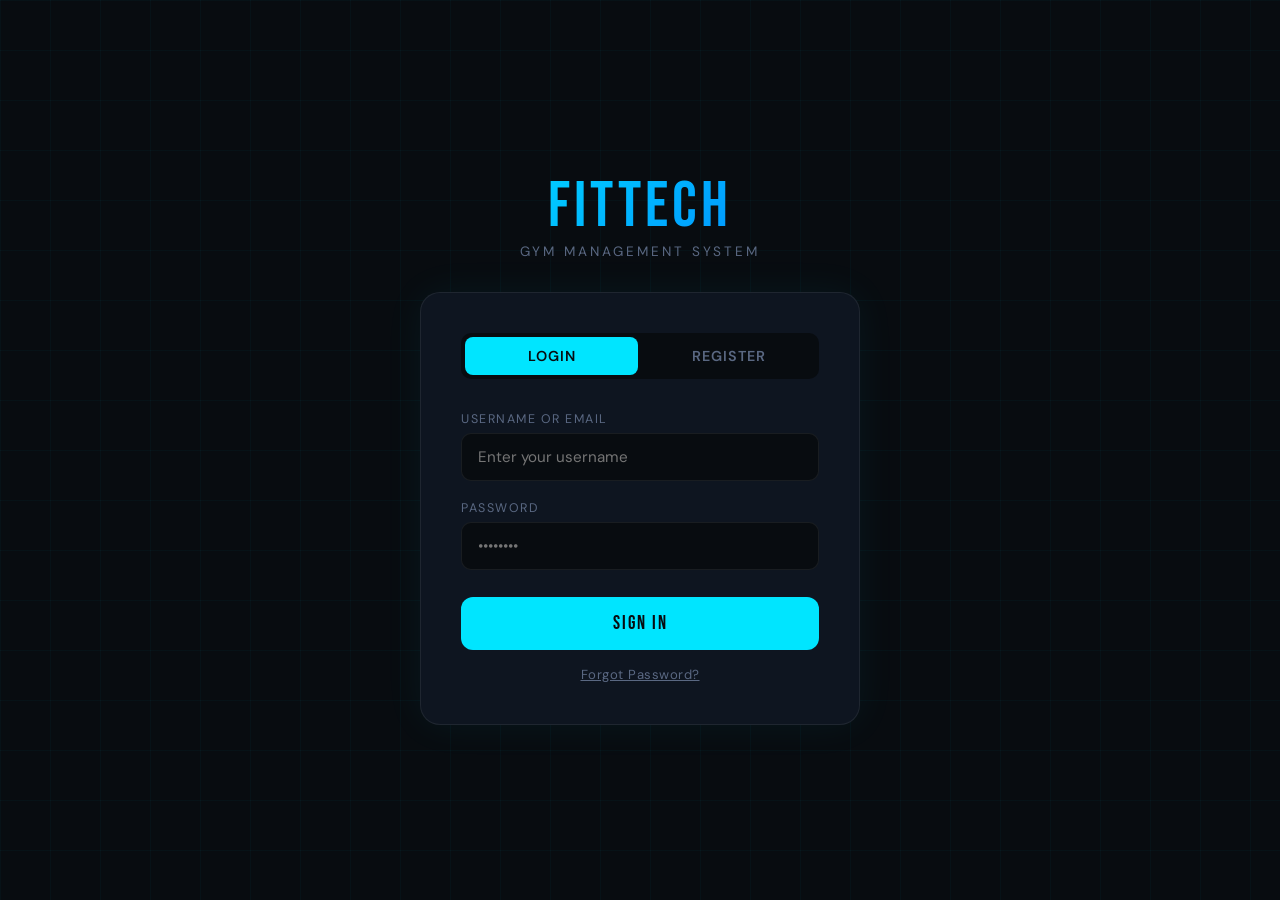
<file: login.html>
<!DOCTYPE html>
<html lang="en">
<head>
    <meta charset="UTF-8">
    <meta name="viewport" content="width=device-width, initial-scale=1.0">
    
    <title>FitTech — Gym Management</title>
    <link rel="preconnect" href="https://fonts.googleapis.com">
    <link href="https://fonts.googleapis.com/css2?family=Bebas+Neue&family=DM+Sans:wght@300;400;500;600&family=JetBrains+Mono:wght@400;600&display=swap" rel="stylesheet">
    <link rel="stylesheet" href="https://cdnjs.cloudflare.com/ajax/libs/font-awesome/6.5.0/css/all.min.css">
    <style>
        :root {
            --bg:        #080c10;
            --surface:   #0e1520;
            --surface2:  #141e2e;
            --border:    rgba(255,255,255,0.07);
            --accent:    #00e5ff;
            --accent2:   #ff3d6b;
            --accent3:   #7cff6b;
            --text:      #e8edf5;
            --muted:     #5a6882;
            --card-glow: 0 0 40px rgba(0,229,255,0.06);
        }
        * { margin:0; padding:0; box-sizing:border-box; }
        body { font-family:'DM Sans',sans-serif; background:var(--bg); color:var(--text); min-height:100vh; overflow-x:hidden; }
        body::before { content:''; position:fixed; inset:0; background-image:linear-gradient(rgba(0,229,255,0.03) 1px,transparent 1px),linear-gradient(90deg,rgba(0,229,255,0.03) 1px,transparent 1px); background-size:50px 50px; pointer-events:none; z-index:0; }
        .page { display:none !important; }
        .page.active { display:flex !important; }
        #app-page.active { display:block !important; }

        /* AUTH */
        #auth-page { min-height:100vh; align-items:center; justify-content:center; padding:20px; position:relative; }
        .auth-wrap { width:100%; max-width:440px; position:relative; z-index:1; }
        .auth-logo { text-align:center; margin-bottom:2rem; }
        .auth-logo .logo-title { font-family:'Bebas Neue',sans-serif; font-size:4rem; letter-spacing:4px; background:linear-gradient(135deg,var(--accent),#0080ff); -webkit-background-clip:text; -webkit-text-fill-color:transparent; line-height:1; }
        .auth-logo p { color:var(--muted); font-size:.85rem; letter-spacing:3px; text-transform:uppercase; margin-top:4px; }
        .auth-card { background:var(--surface); border:1px solid var(--border); border-radius:20px; padding:2.5rem; box-shadow:var(--card-glow); animation:fadeUp .5s ease; }
        @keyframes fadeUp { from{opacity:0;transform:translateY(20px)} to{opacity:1;transform:translateY(0)} }
        .tab-row { display:flex; gap:4px; background:var(--bg); border-radius:10px; padding:4px; margin-bottom:2rem; }
        .tab-btn { flex:1; padding:10px; background:transparent; border:none; color:var(--muted); font-family:'DM Sans',sans-serif; font-size:.9rem; font-weight:600; border-radius:8px; cursor:pointer; transition:all .25s; text-transform:uppercase; letter-spacing:1px; }
        .tab-btn.active { background:var(--accent); color:var(--bg); }
        .form-panel { display:none; }
        .form-panel.active { display:block; }
        .field { margin-bottom:1.2rem; }
        .field label { display:block; font-size:.78rem; text-transform:uppercase; letter-spacing:1.5px; color:var(--muted); margin-bottom:6px; }
        .field input,.field select { width:100%; padding:13px 16px; background:var(--bg); border:1px solid var(--border); border-radius:10px; color:var(--text); font-family:'DM Sans',sans-serif; font-size:.95rem; outline:none; transition:border-color .2s; }
        .field input:focus,.field select:focus { border-color:var(--accent); box-shadow:0 0 0 3px rgba(0,229,255,0.08); }
        .field select option { background:#1a2438; }
        .field-row { display:grid; grid-template-columns:1fr 1fr; gap:12px; }
        .btn-primary { width:100%; padding:15px; background:var(--accent); color:var(--bg); border:none; border-radius:12px; font-family:'Bebas Neue',sans-serif; font-size:1.2rem; letter-spacing:2px; cursor:pointer; transition:all .25s; margin-top:.5rem; }
        .btn-primary:hover { background:#33eaff; transform:translateY(-2px); box-shadow:0 8px 30px rgba(0,229,255,0.35); }
        .auth-error { background:rgba(255,61,107,0.1); border:1px solid rgba(255,61,107,0.3); color:#ff6b8a; padding:12px 16px; border-radius:10px; font-size:.85rem; margin-bottom:1rem; display:none; }

        /* NAVBAR */
        #app-page { position:relative; z-index:1; }
        .navbar { background:rgba(14,21,32,0.9); backdrop-filter:blur(20px); border-bottom:1px solid var(--border); padding:0 2rem; display:flex; align-items:center; justify-content:space-between; height:64px; position:sticky; top:0; z-index:100; }
        .nav-logo { font-family:'Bebas Neue',sans-serif; font-size:1.8rem; letter-spacing:3px; background:linear-gradient(135deg,var(--accent),#0080ff); -webkit-background-clip:text; -webkit-text-fill-color:transparent; }
        .nav-right { display:flex; align-items:center; gap:1rem; }
        .nav-user { display:flex; align-items:center; gap:10px; font-size:.9rem; }
        .nav-avatar { width:36px; height:36px; border-radius:50%; background:linear-gradient(135deg,var(--accent),#0080ff); display:flex; align-items:center; justify-content:center; font-weight:700; color:var(--bg); font-size:.85rem; }
        .nav-badge { background:rgba(0,229,255,0.1); border:1px solid rgba(0,229,255,0.2); color:var(--accent); padding:3px 10px; border-radius:20px; font-size:.72rem; text-transform:uppercase; letter-spacing:1px; }
        .nav-badge.vip     { background:rgba(255,215,0,.1);  border-color:rgba(255,215,0,.3);  color:#ffd700; }
        .nav-badge.premium { background:rgba(0,229,255,.1);  border-color:rgba(0,229,255,.3);  color:var(--accent); }
        .nav-badge.basic   { background:rgba(124,255,107,.1);border-color:rgba(124,255,107,.3);color:var(--accent3); }
        .btn-logout { background:transparent; border:1px solid var(--border); color:var(--muted); padding:8px 16px; border-radius:8px; cursor:pointer; font-size:.82rem; transition:all .2s; font-family:'DM Sans',sans-serif; }
        .btn-logout:hover { border-color:var(--accent2); color:var(--accent2); }

        /* LAYOUT */
        .app-body { display:flex; min-height:calc(100vh - 64px); }
        .sidebar { width:220px; background:var(--surface); border-right:1px solid var(--border); padding:1.5rem 1rem; flex-shrink:0; }
        .sidebar-label { font-size:.68rem; text-transform:uppercase; letter-spacing:2px; color:var(--muted); margin-bottom:8px; padding:0 8px; }
        .sidebar-section { margin-bottom:1.5rem; }
        .sidebar-item { display:flex; align-items:center; gap:10px; padding:10px 12px; border-radius:10px; cursor:pointer; color:var(--muted); font-size:.9rem; transition:all .2s; margin-bottom:2px; border:1px solid transparent; }
        .sidebar-item:hover { color:var(--text); background:var(--surface2); }
        .sidebar-item.active { color:var(--accent); background:rgba(0,229,255,0.07); border-color:rgba(0,229,255,0.15); }
        .sidebar-item i { width:18px; text-align:center; }
        .main-content { flex:1; padding:2rem; overflow-y:auto; }
        .view { display:none; }
        .view.active { display:block; animation:fadeUp .3s ease; }
        .page-header { margin-bottom:2rem; }
        .page-header h1 { font-family:'Bebas Neue',sans-serif; font-size:2.5rem; letter-spacing:2px; line-height:1; }
        .page-header p { color:var(--muted); font-size:.9rem; margin-top:4px; }

        /* STAT CARDS */
        .stats-grid { display:grid; grid-template-columns:repeat(auto-fit,minmax(180px,1fr)); gap:1rem; margin-bottom:2rem; }
        .stat-card { background:var(--surface); border:1px solid var(--border); border-radius:16px; padding:1.4rem; position:relative; overflow:hidden; transition:transform .2s; }
        .stat-card:hover { transform:translateY(-3px); }
        .stat-card::after { content:''; position:absolute; top:0; left:0; right:0; height:2px; }
        .stat-card.c1::after { background:linear-gradient(90deg,var(--accent),transparent); }
        .stat-card.c2::after { background:linear-gradient(90deg,var(--accent2),transparent); }
        .stat-card.c3::after { background:linear-gradient(90deg,var(--accent3),transparent); }
        .stat-card.c4::after { background:linear-gradient(90deg,#ffd700,transparent); }
        .stat-card.c5::after { background:linear-gradient(90deg,#b57bff,transparent); }
        .stat-icon { width:40px; height:40px; border-radius:10px; display:flex; align-items:center; justify-content:center; font-size:1rem; margin-bottom:1rem; }
        .c1 .stat-icon { background:rgba(0,229,255,.1);   color:var(--accent); }
        .c2 .stat-icon { background:rgba(255,61,107,.1);  color:var(--accent2); }
        .c3 .stat-icon { background:rgba(124,255,107,.1); color:var(--accent3); }
        .c4 .stat-icon { background:rgba(255,215,0,.1);   color:#ffd700; }
        .c5 .stat-icon { background:rgba(181,123,255,.1); color:#b57bff; }
        .stat-value { font-family:'Bebas Neue',sans-serif; font-size:2.4rem; line-height:1; letter-spacing:1px; }
        .stat-label { color:var(--muted); font-size:.78rem; text-transform:uppercase; letter-spacing:1px; margin-top:4px; }

        /* BOX */
        .box { background:var(--surface); border:1px solid var(--border); border-radius:16px; overflow:hidden; margin-bottom:1.5rem; }
        .box-header { padding:1.2rem 1.5rem; border-bottom:1px solid var(--border); display:flex; justify-content:space-between; align-items:center; }
        .box-title { font-family:'Bebas Neue',sans-serif; font-size:1.1rem; letter-spacing:2px; color:var(--accent); }

        /* TABLE */
        .data-table { width:100%; border-collapse:collapse; }
        .data-table th { padding:12px 16px; text-align:left; font-size:.72rem; text-transform:uppercase; letter-spacing:1.5px; color:var(--muted); background:var(--surface2); border-bottom:1px solid var(--border); }
        .data-table td { padding:14px 16px; border-bottom:1px solid var(--border); font-size:.88rem; }
        .data-table tr:last-child td { border-bottom:none; }
        .data-table tbody tr:hover { background:var(--surface2); }
        .badge { display:inline-block; padding:3px 10px; border-radius:20px; font-size:.72rem; text-transform:uppercase; letter-spacing:.5px; font-weight:600; }
        .badge-active   { background:rgba(124,255,107,.1); color:var(--accent3); border:1px solid rgba(124,255,107,.25); }
        .badge-inactive { background:rgba(255,61,107,.1);  color:var(--accent2); border:1px solid rgba(255,61,107,.25); }
        .badge-expired  { background:rgba(90,104,130,.1);  color:var(--muted);   border:1px solid rgba(90,104,130,.25); }
        .badge-basic    { background:rgba(124,255,107,.1); color:var(--accent3); }
        .badge-premium  { background:rgba(0,229,255,.1);   color:var(--accent); }
        .badge-vip      { background:rgba(255,215,0,.1);   color:#ffd700; }

        /* WORKOUT FORM */
        .workout-form { padding:1.5rem; display:grid; grid-template-columns:1fr 1fr; gap:1rem; }
        .workout-form .field-full { grid-column:1/-1; }
        .workout-form .field label,.schedule-form .field label { font-size:.75rem; text-transform:uppercase; letter-spacing:1.5px; color:var(--muted); display:block; margin-bottom:6px; }
        .workout-form .field input,.workout-form .field select,.workout-form .field textarea,
        .schedule-form .field input,.schedule-form .field select,.schedule-form .field textarea {
            width:100%; padding:12px 14px; background:var(--bg); border:1px solid var(--border);
            border-radius:10px; color:var(--text); font-family:'DM Sans',sans-serif; font-size:.9rem; outline:none; transition:border-color .2s; resize:none;
        }
        .workout-form .field input:focus,.workout-form .field select:focus,
        .schedule-form .field input:focus,.schedule-form .field select:focus { border-color:var(--accent); }
        .workout-form .field select option,.schedule-form .field select option { background:#1a2438; }
        .btn-submit { padding:13px 28px; background:var(--accent); color:var(--bg); border:none; border-radius:10px; font-family:'Bebas Neue',sans-serif; font-size:1.1rem; letter-spacing:2px; cursor:pointer; transition:all .25s; align-self:end; }
        .btn-submit:hover { background:#33eaff; transform:translateY(-2px); box-shadow:0 6px 20px rgba(0,229,255,0.3); }

        /* WORKOUT ITEMS */
        .workout-item { display:flex; align-items:center; gap:1rem; padding:1rem 1.5rem; border-bottom:1px solid var(--border); transition:background .2s; }
        .workout-item:last-child { border-bottom:none; }
        .workout-item:hover { background:var(--surface2); }
        .workout-icon { width:44px; height:44px; border-radius:12px; background:rgba(0,229,255,0.08); display:flex; align-items:center; justify-content:center; font-size:1.2rem; flex-shrink:0; }
        .workout-info { flex:1; }
        .workout-info strong { display:block; font-size:.95rem; }
        .workout-info span { color:var(--muted); font-size:.8rem; }
        .workout-stats { display:flex; gap:1.5rem; font-family:'JetBrains Mono',monospace; }
        .workout-stats .ws-item { text-align:right; }
        .workout-stats .ws-val { display:block; font-size:1rem; font-weight:600; color:var(--accent); }
        .workout-stats .ws-lbl { font-size:.65rem; color:var(--muted); text-transform:uppercase; letter-spacing:1px; }

        /* PROFILE */
        .profile-hero { background:var(--surface); border:1px solid var(--border); border-radius:20px; padding:2.5rem; margin-bottom:1.5rem; display:flex; align-items:center; gap:2rem; }
        .profile-avatar-lg { width:90px; height:90px; border-radius:50%; background:linear-gradient(135deg,var(--accent),#0080ff); display:flex; align-items:center; justify-content:center; font-family:'Bebas Neue',sans-serif; font-size:2.5rem; color:var(--bg); flex-shrink:0; box-shadow:0 0 40px rgba(0,229,255,0.3); }
        .profile-info h2 { font-family:'Bebas Neue',sans-serif; font-size:2rem; letter-spacing:2px; }
        .profile-info p { color:var(--muted); font-size:.85rem; margin-top:4px; }
        .profile-tags { display:flex; gap:8px; margin-top:12px; flex-wrap:wrap; }
        .admin-notice { background:rgba(255,215,0,0.05); border:1px solid rgba(255,215,0,0.15); border-radius:12px; padding:12px 16px; font-size:.85rem; color:#ffd700; margin-bottom:1.5rem; display:flex; align-items:center; gap:10px; }

        /* LOADER / EMPTY */
        .loader { display:flex; align-items:center; justify-content:center; padding:3rem; color:var(--muted); gap:10px; }
        .spinner { width:18px; height:18px; border:2px solid var(--border); border-top-color:var(--accent); border-radius:50%; animation:spin .7s linear infinite; }
        @keyframes spin { to{transform:rotate(360deg)} }
        .empty { text-align:center; padding:3rem; color:var(--muted); }
        .empty i { font-size:2.5rem; margin-bottom:1rem; display:block; }

        /* TOAST */
        #toast { position:fixed; bottom:2rem; right:2rem; background:var(--surface); border:1px solid var(--border); border-radius:12px; padding:14px 20px; font-size:.88rem; box-shadow:0 20px 50px rgba(0,0,0,0.4); z-index:9999; transform:translateY(100px); opacity:0; transition:all .35s cubic-bezier(.34,1.56,.64,1); display:flex; align-items:center; gap:10px; max-width:320px; }

        /* CONFIRM MODAL (registration review + checkout) */
        .confirm-overlay { display:none; position:fixed; inset:0; background:rgba(0,0,0,0.75); z-index:500; align-items:center; justify-content:center; padding:1rem; }
        .confirm-overlay.open { display:flex !important; }
        .confirm-box { background:var(--surface); border:1px solid var(--border); border-radius:20px; padding:2rem; width:100%; max-width:460px; animation:fadeUp .3s ease; max-height:90vh; overflow-y:auto; }
        .confirm-box h3 { font-family:'Bebas Neue',sans-serif; font-size:1.6rem; letter-spacing:2px; color:var(--accent); margin-bottom:.4rem; }
        .confirm-box p.confirm-sub { color:var(--muted); font-size:.82rem; margin-bottom:1.4rem; }
        .confirm-row { display:flex; justify-content:space-between; padding:9px 0; border-bottom:1px solid var(--border); font-size:.88rem; }
        .confirm-row:last-of-type { border-bottom:none; }
        .confirm-row .cr-label { color:var(--muted); font-size:.78rem; text-transform:uppercase; letter-spacing:1px; }
        .confirm-row .cr-val { font-weight:600; text-align:right; max-width:60%; word-break:break-word; }
        .confirm-actions { display:flex; gap:10px; margin-top:1.5rem; }
        .confirm-actions .btn-confirm-ok { flex:1; padding:13px; background:var(--accent); color:var(--bg); border:none; border-radius:10px; font-family:'Bebas Neue',sans-serif; font-size:1.1rem; letter-spacing:2px; cursor:pointer; transition:all .2s; }
        .confirm-actions .btn-confirm-ok:hover { background:#33eaff; }
        .confirm-actions .btn-confirm-cancel { flex:1; padding:13px; background:transparent; border:1px solid var(--border); color:var(--muted); border-radius:10px; font-family:'Bebas Neue',sans-serif; font-size:1.1rem; letter-spacing:1px; cursor:pointer; transition:all .2s; }
        .confirm-actions .btn-confirm-cancel:hover { border-color:var(--accent2); color:var(--accent2); }
        #toast.show { transform:translateY(0); opacity:1; }
        #toast.success { border-color:rgba(124,255,107,.3); }
        #toast.success i { color:var(--accent3); }
        #toast.error { border-color:rgba(255,61,107,.3); }
        #toast.error i { color:var(--accent2); }

        /* ═══════════════════════════
           SCHEDULING
        ═══════════════════════════ */
        .trainers-grid { display:grid; grid-template-columns:repeat(auto-fill,minmax(260px,1fr)); gap:1rem; padding:1.5rem; }
        .trainer-card { background:var(--surface2); border:1px solid var(--border); border-radius:14px; padding:1.4rem; transition:all .25s; cursor:pointer; position:relative; overflow:hidden; }
        .trainer-card::before { content:''; position:absolute; top:0; left:0; right:0; height:3px; opacity:0; transition:opacity .25s; background:linear-gradient(90deg,var(--accent),#0080ff); }
        .trainer-card:hover { border-color:rgba(0,229,255,0.3); transform:translateY(-3px); }
        .trainer-card:hover::before { opacity:1; }
        .trainer-card.selected { border-color:var(--accent); background:rgba(0,229,255,0.05); }
        .trainer-card.selected::before { opacity:1; }
        .trainer-avatar { width:52px; height:52px; border-radius:50%; display:flex; align-items:center; justify-content:center; font-size:1.5rem; margin-bottom:.2rem; flex-shrink:0; }
        .trainer-name { font-weight:600; font-size:1rem; margin-bottom:2px; }
        .trainer-spec { color:var(--muted); font-size:.8rem; margin-bottom:.8rem; }
        .trainer-tags { display:flex; gap:6px; flex-wrap:wrap; margin-bottom:.8rem; }
        .trainer-tag { padding:2px 8px; border-radius:20px; font-size:.68rem; background:rgba(0,229,255,0.08); color:var(--accent); border:1px solid rgba(0,229,255,0.15); }
        .trainer-rate { font-family:'JetBrains Mono',monospace; font-size:.85rem; color:var(--accent3); }
        .schedule-form { padding:1.5rem; display:grid; grid-template-columns:1fr 1fr; gap:1rem; }
        .schedule-form .field-full { grid-column:1/-1; }
        .schedule-item { display:flex; align-items:center; gap:1rem; padding:1rem 1.5rem; border-bottom:1px solid var(--border); transition:background .2s; }
        .schedule-item:last-child { border-bottom:none; }
        .schedule-item:hover { background:var(--surface2); }
        .schedule-dot { width:10px; height:10px; border-radius:50%; flex-shrink:0; }
        .schedule-dot.confirmed { background:var(--accent3); box-shadow:0 0 8px var(--accent3); }
        .schedule-dot.pending   { background:#ffd700; box-shadow:0 0 8px #ffd700; }
        .schedule-dot.cancelled { background:var(--accent2); }
        .schedule-info { flex:1; }
        .schedule-info strong { display:block; font-size:.95rem; }
        .schedule-info span { color:var(--muted); font-size:.8rem; }
        .schedule-time { text-align:right; font-family:'JetBrains Mono',monospace; }
        .schedule-time .st-date { display:block; font-size:.88rem; color:var(--accent); }
        .schedule-time .st-time { font-size:.75rem; color:var(--muted); }
        .btn-cancel-sched { background:rgba(255,61,107,0.1); border:1px solid rgba(255,61,107,0.2); color:var(--accent2); padding:5px 12px; border-radius:8px; cursor:pointer; font-size:.75rem; font-family:'DM Sans',sans-serif; transition:all .2s; margin-left:.5rem; }
        .btn-cancel-sched:hover { background:rgba(255,61,107,0.2); }

        /* ═══════════════════════════
           SHOP
        ═══════════════════════════ */
        .shop-grid { display:grid; grid-template-columns:repeat(auto-fill,minmax(240px,1fr)); gap:1.2rem; padding:1.5rem; }
        .product-card { background:var(--surface2); border:1px solid var(--border); border-radius:16px; overflow:hidden; transition:all .25s; position:relative; }
        .product-card:hover { transform:translateY(-4px); border-color:rgba(0,229,255,0.2); box-shadow:0 12px 40px rgba(0,0,0,0.3); }
        .product-img { height:160px; display:flex; align-items:center; justify-content:center; font-size:5rem; position:relative; overflow:hidden; }
        .product-img::after { content:''; position:absolute; inset:0; background:linear-gradient(to bottom,transparent 50%,var(--surface2)); }
        .product-body { padding:1.2rem; }
        .product-category { font-size:.68rem; text-transform:uppercase; letter-spacing:1.5px; color:var(--muted); margin-bottom:4px; }
        .product-name { font-weight:600; font-size:1rem; margin-bottom:4px; }
        .product-desc { font-size:.8rem; color:var(--muted); margin-bottom:1rem; line-height:1.5; }
        .product-footer { display:flex; align-items:center; justify-content:space-between; }
        .product-price { font-family:'Bebas Neue',sans-serif; font-size:1.6rem; letter-spacing:1px; color:var(--accent); }
        .product-price span { font-size:.8rem; color:var(--muted); font-family:'DM Sans',sans-serif; letter-spacing:0; }
        .btn-add-cart { background:var(--accent); color:var(--bg); border:none; padding:8px 16px; border-radius:8px; cursor:pointer; font-family:'Bebas Neue',sans-serif; font-size:.95rem; letter-spacing:1px; transition:all .2s; }
        .btn-add-cart:hover { background:#33eaff; transform:scale(1.05); }
        .product-badge { position:absolute; top:12px; right:12px; z-index:1; padding:3px 10px; border-radius:20px; font-size:.68rem; font-weight:700; text-transform:uppercase; letter-spacing:1px; }
        .badge-new  { background:var(--accent3); color:var(--bg); }
        .badge-hot  { background:var(--accent2); color:#fff; }
        .badge-sale { background:#ffd700; color:var(--bg); }

        /* STOCK BADGE */
        .stock-pill { display:inline-flex; align-items:center; gap:4px; padding:3px 9px; border-radius:20px; font-size:.68rem; font-weight:600; letter-spacing:.5px; margin-bottom:8px; }
        .stock-pill.plenty  { background:rgba(124,255,107,0.1);  color:var(--accent3); border:1px solid rgba(124,255,107,0.25); }
        .stock-pill.low     { background:rgba(255,215,0,0.1);    color:#ffd700;        border:1px solid rgba(255,215,0,0.25); }
        .stock-pill.critical{ background:rgba(255,61,107,0.1);   color:var(--accent2); border:1px solid rgba(255,61,107,0.25); }
        .stock-pill.out     { background:rgba(90,104,130,0.15);  color:var(--muted);   border:1px solid var(--border); }
        .product-card.out-of-stock { opacity:.55; }
        .btn-add-cart:disabled { background:var(--muted) !important; cursor:not-allowed !important; transform:none !important; }

        /* BULK ADD MODAL */
        .bulk-modal-backdrop { position:fixed; inset:0; background:rgba(0,0,0,.65); z-index:300; display:flex; align-items:center; justify-content:center; padding:20px; opacity:0; pointer-events:none; transition:opacity .25s; }
        .bulk-modal-backdrop.open { opacity:1; pointer-events:all; }
        .bulk-modal { background:var(--surface); border:1px solid rgba(0,229,255,0.2); border-radius:20px; padding:2rem; width:100%; max-width:380px; box-shadow:0 30px 80px rgba(0,0,0,.5); transform:translateY(20px); transition:transform .25s; }
        .bulk-modal-backdrop.open .bulk-modal { transform:translateY(0); }
        .bulk-modal-title { font-family:'Bebas Neue',sans-serif; font-size:1.5rem; letter-spacing:2px; color:var(--accent); margin-bottom:.25rem; }
        .bulk-modal-sub { font-size:.8rem; color:var(--muted); margin-bottom:1.5rem; }
        .bulk-qty-row { display:flex; align-items:center; gap:12px; margin-bottom:1.25rem; }
        .bulk-qty-btn { width:44px; height:44px; border-radius:10px; border:1px solid var(--border); background:var(--surface2); color:var(--text); font-size:1.3rem; cursor:pointer; transition:all .2s; display:flex; align-items:center; justify-content:center; flex-shrink:0; }
        .bulk-qty-btn:hover { border-color:var(--accent); color:var(--accent); }
        .bulk-qty-input { flex:1; padding:10px 14px; background:var(--bg); border:1px solid rgba(0,229,255,0.3); border-radius:10px; color:var(--text); font-family:'JetBrains Mono',monospace; font-size:1.3rem; text-align:center; outline:none; }
        .bulk-qty-input:focus { border-color:var(--accent); box-shadow:0 0 0 3px rgba(0,229,255,0.1); }
        .bulk-stock-note { font-size:.78rem; color:var(--muted); margin-bottom:1.25rem; text-align:center; }
        .bulk-stock-note.warn span { color:#ffd700; }
        .bulk-stock-note.err  span { color:var(--accent2); }
        .bulk-modal-actions { display:flex; gap:10px; }
        .bulk-btn-cancel { flex:1; padding:12px; background:transparent; border:1px solid var(--border); color:var(--muted); border-radius:10px; cursor:pointer; font-family:'DM Sans',sans-serif; font-size:.9rem; transition:all .2s; }
        .bulk-btn-cancel:hover { border-color:var(--accent2); color:var(--accent2); }
        .bulk-btn-add { flex:2; padding:12px; background:var(--accent); border:none; color:var(--bg); border-radius:10px; cursor:pointer; font-family:'Bebas Neue',sans-serif; font-size:1.1rem; letter-spacing:2px; transition:all .2s; }
        .bulk-btn-add:hover { background:#33eaff; }
        .bulk-btn-add:disabled { background:var(--muted); cursor:not-allowed; }

        /* CART IMPROVEMENTS */
        .qty-input-direct { width:44px; height:26px; border-radius:6px; border:1px solid rgba(0,229,255,0.25); background:var(--bg); color:var(--text); font-family:'JetBrains Mono',monospace; font-size:.82rem; text-align:center; outline:none; padding:0 4px; }
        .qty-input-direct:focus { border-color:var(--accent); box-shadow:0 0 0 2px rgba(0,229,255,0.1); }
        .btn-remove-item { background:transparent; border:none; color:var(--muted); cursor:pointer; font-size:.75rem; padding:2px 4px; border-radius:6px; transition:all .2s; margin-top:2px; display:inline-flex; align-items:center; gap:4px; }
        .btn-remove-item:hover { color:var(--accent2); background:rgba(255,61,107,0.1); }

        /* CART */
        .cart-panel { position:fixed; top:0; right:0; bottom:0; width:360px; background:var(--surface); border-left:1px solid var(--border); z-index:200; transform:translateX(100%); transition:transform .35s cubic-bezier(.4,0,.2,1); display:flex; flex-direction:column; }
        .cart-panel.open { transform:translateX(0); }
        .cart-overlay { position:fixed; inset:0; background:rgba(0,0,0,0.5); z-index:199; opacity:0; pointer-events:none; transition:opacity .35s; }
        .cart-overlay.open { opacity:1; pointer-events:all; }
        .cart-header { padding:1.5rem; border-bottom:1px solid var(--border); display:flex; align-items:center; justify-content:space-between; }
        .cart-header h3 { font-family:'Bebas Neue',sans-serif; font-size:1.4rem; letter-spacing:2px; color:var(--accent); }
        .btn-close-cart { background:transparent; border:1px solid var(--border); color:var(--muted); width:32px; height:32px; border-radius:8px; cursor:pointer; font-size:.9rem; transition:all .2s; }
        .btn-close-cart:hover { border-color:var(--accent2); color:var(--accent2); }
        .cart-items { flex:1; overflow-y:auto; padding:1rem; }
        .cart-item { display:flex; gap:12px; padding:12px; background:var(--surface2); border-radius:12px; margin-bottom:8px; border:1px solid var(--border); }
        .cart-item-emoji { font-size:2rem; flex-shrink:0; }
        .cart-item-info { flex:1; }
        .cart-item-info strong { display:block; font-size:.9rem; margin-bottom:2px; }
        .cart-item-info span { font-size:.78rem; color:var(--muted); }
        .cart-item-right { display:flex; flex-direction:column; align-items:flex-end; gap:6px; }
        .cart-item-price { font-family:'JetBrains Mono',monospace; font-size:.9rem; color:var(--accent); }
        .cart-qty { display:flex; align-items:center; gap:6px; }
        .btn-qty { width:24px; height:24px; border-radius:6px; border:1px solid var(--border); background:var(--bg); color:var(--text); cursor:pointer; font-size:.85rem; transition:all .2s; display:flex; align-items:center; justify-content:center; }
        .btn-qty:hover { border-color:var(--accent); color:var(--accent); }
        .qty-val { font-size:.85rem; font-family:'JetBrains Mono',monospace; min-width:16px; text-align:center; }
        .cart-footer { padding:1.5rem; border-top:1px solid var(--border); }
        .cart-total { display:flex; justify-content:space-between; align-items:center; margin-bottom:1rem; }
        .cart-total span { color:var(--muted); font-size:.85rem; }
        .cart-total strong { font-family:'Bebas Neue',sans-serif; font-size:1.8rem; color:var(--accent); }
        .btn-checkout { width:100%; padding:14px; background:var(--accent); color:var(--bg); border:none; border-radius:12px; font-family:'Bebas Neue',sans-serif; font-size:1.2rem; letter-spacing:2px; cursor:pointer; transition:all .25s; }
        .btn-checkout:hover { background:#33eaff; box-shadow:0 8px 30px rgba(0,229,255,0.35); }
        .cart-badge { position:absolute; top:-6px; right:-6px; background:var(--accent2); color:#fff; width:18px; height:18px; border-radius:50%; font-size:.65rem; font-weight:700; display:flex; align-items:center; justify-content:center; }
        .btn-cart-nav { background:rgba(0,229,255,0.1); border:1px solid rgba(0,229,255,0.2); color:var(--accent); padding:8px 16px; border-radius:8px; cursor:pointer; font-size:.85rem; transition:all .2s; font-family:'DM Sans',sans-serif; position:relative; }
        .btn-cart-nav:hover { background:rgba(0,229,255,0.2); }
        .cart-empty { text-align:center; padding:3rem; color:var(--muted); }
        .cart-empty i { font-size:2.5rem; margin-bottom:1rem; display:block; }

        /* ORDER HISTORY */
        .order-row { padding:1rem 1.5rem; border-bottom:1px solid var(--border); display:flex; align-items:center; gap:1rem; transition:background .2s; cursor:pointer; }
        .order-row:last-child { border-bottom:none; }
        .order-row:hover { background:var(--surface2); }
        .order-num { font-family:'JetBrains Mono',monospace; font-size:.78rem; color:var(--muted); min-width:60px; }
        .order-items-preview { flex:1; font-size:.85rem; }
        .order-items-preview strong { display:block; font-size:.9rem; margin-bottom:2px; }
        .order-items-preview span { color:var(--muted); font-size:.78rem; }
        .order-amount { font-family:'Bebas Neue',sans-serif; font-size:1.3rem; color:var(--accent); text-align:right; }
        .order-date { font-size:.75rem; color:var(--muted); text-align:right; }
        .order-detail-panel { background:var(--surface2); border-top:1px solid var(--border); padding:1rem 1.5rem; display:none; }
        .order-detail-panel.open { display:block; }
        .order-detail-item { display:flex; justify-content:space-between; align-items:center; padding:6px 0; border-bottom:1px solid var(--border); font-size:.85rem; }
        .order-detail-item:last-child { border-bottom:none; }
        .order-detail-item span { color:var(--muted); font-size:.78rem; }

        /* ═══════════════════════════
           ADMIN - ANALYTICS & EQUIPMENT
        ═══════════════════════════ */
        .two-col-grid { display:grid; grid-template-columns:1fr 1fr; gap:1.5rem; margin-bottom:1.5rem; }

        /* Attendance bar chart */
        .attend-row { display:flex; align-items:center; gap:12px; padding:10px 1.5rem; border-bottom:1px solid var(--border); }
        .attend-row:last-child { border-bottom:none; }
        .attend-date { font-family:'JetBrains Mono',monospace; font-size:.78rem; color:var(--muted); width:80px; flex-shrink:0; }
        .attend-bar-wrap { flex:1; background:var(--surface2); border-radius:20px; height:10px; overflow:hidden; }
        .attend-bar { height:100%; border-radius:20px; background:linear-gradient(90deg,var(--accent),#0080ff); transition:width .6s ease; }
        .attend-count { font-family:'JetBrains Mono',monospace; font-size:.85rem; color:var(--accent); width:30px; text-align:right; }
        .attend-unique { font-size:.72rem; color:var(--muted); width:80px; text-align:right; }

        /* Membership breakdown bars */
        .member-row { display:flex; align-items:center; gap:12px; padding:10px 0; border-bottom:1px solid var(--border); }
        .member-row:last-child { border-bottom:none; }
        .member-type { width:70px; font-size:.82rem; font-weight:600; }
        .member-bar-wrap { flex:1; background:var(--surface2); border-radius:20px; height:8px; overflow:hidden; }
        .member-bar { height:100%; border-radius:20px; }
        .bar-basic   { background:var(--accent3); }
        .bar-premium { background:var(--accent); }
        .bar-vip     { background:#ffd700; }
        .member-num  { font-family:'JetBrains Mono',monospace; font-size:.82rem; color:var(--muted); width:30px; text-align:right; }

        /* Today visitors */
        .visitor-item { display:flex; align-items:center; gap:12px; padding:.9rem 1.5rem; border-bottom:1px solid var(--border); }
        .visitor-item:last-child { border-bottom:none; }
        .visitor-avatar { width:34px; height:34px; border-radius:50%; background:linear-gradient(135deg,var(--accent),#0080ff); display:flex; align-items:center; justify-content:center; font-weight:700; color:var(--bg); font-size:.78rem; flex-shrink:0; }
        .visitor-info { flex:1; }
        .visitor-info strong { display:block; font-size:.88rem; }
        .visitor-info span { color:var(--muted); font-size:.75rem; }
        .visitor-time { font-family:'JetBrains Mono',monospace; font-size:.78rem; color:var(--muted); }

        /* Top products */
        .top-product-item { display:flex; align-items:center; gap:10px; padding:8px 0; border-bottom:1px solid var(--border); }
        .top-product-item:last-child { border-bottom:none; }
        .top-product-rank { font-family:'JetBrains Mono',monospace; font-size:.75rem; color:var(--muted); width:20px; text-align:center; }
        .top-product-info { flex:1; }
        .top-product-info strong { display:block; font-size:.85rem; }
        .top-product-info span { color:var(--muted); font-size:.75rem; }
        .top-product-rev { font-family:'JetBrains Mono',monospace; font-size:.82rem; color:var(--accent3); }

        /* Equipment list */
        .equip-item { display:flex; align-items:center; gap:1rem; padding:1rem 1.5rem; border-bottom:1px solid var(--border); transition:background .2s; cursor:pointer; }
        .equip-item:last-child { border-bottom:none; }
        .equip-item:hover { background:var(--surface2); }
        .equip-icon { width:40px; height:40px; border-radius:10px; background:rgba(0,229,255,0.08); display:flex; align-items:center; justify-content:center; font-size:1.1rem; flex-shrink:0; }
        .equip-info { flex:1; }
        .equip-info strong { display:block; font-size:.92rem; }
        .equip-info span { color:var(--muted); font-size:.78rem; }
        .equip-condition { padding:4px 12px; border-radius:20px; font-size:.72rem; font-weight:600; text-transform:uppercase; letter-spacing:.5px; white-space:nowrap; }
        .cond-excellent  { background:rgba(124,255,107,.15); color:var(--accent3);  border:1px solid rgba(124,255,107,.3); }
        .cond-good       { background:rgba(0,229,255,.1);   color:var(--accent);   border:1px solid rgba(0,229,255,.2); }
        .cond-fair       { background:rgba(255,215,0,.1);   color:#ffd700;         border:1px solid rgba(255,215,0,.2); }
        .cond-needs      { background:rgba(255,140,0,.1);   color:#ff8c00;         border:1px solid rgba(255,140,0,.25); }
        .cond-out        { background:rgba(255,61,107,.1);  color:var(--accent2);  border:1px solid rgba(255,61,107,.25); }
        .equip-edit-btn  { background:transparent; border:1px solid var(--border); color:var(--muted); padding:6px 14px; border-radius:8px; cursor:pointer; font-size:.78rem; font-family:'DM Sans',sans-serif; transition:all .2s; }
        .equip-edit-btn:hover { border-color:var(--accent); color:var(--accent); }

        /* Condition summary pills */
        .cond-pill { display:flex; align-items:center; gap:10px; padding:1rem 1.5rem; border-bottom:1px solid var(--border); }
        .cond-pill:last-child { border-bottom:none; }
        .cond-pill-bar { flex:1; background:var(--surface2); border-radius:20px; height:8px; overflow:hidden; }
        .cond-pill-fill { height:100%; border-radius:20px; }

        /* Revenue stat formatting */
        #an-revenue, #an-shop-rev, #an-trainer-rev { font-size:1.6rem; }

        /* Admin product management table */
        .prod-mgmt-row { display:flex; align-items:center; gap:12px; padding:.9rem 1.5rem; border-bottom:1px solid var(--border); transition:background .2s; }
        .prod-mgmt-row:last-child { border-bottom:none; }
        .prod-mgmt-row:hover { background:var(--surface2); }
        .prod-mgmt-emoji { font-size:1.6rem; flex-shrink:0; width:36px; text-align:center; }
        .prod-mgmt-info { flex:1; min-width:0; }
        .prod-mgmt-info strong { display:block; font-size:.88rem; white-space:nowrap; overflow:hidden; text-overflow:ellipsis; }
        .prod-mgmt-info span { color:var(--muted); font-size:.75rem; }
        .prod-mgmt-price { font-family:'JetBrains Mono',monospace; font-size:.88rem; color:var(--accent); width:80px; text-align:right; flex-shrink:0; }
        .prod-mgmt-stock { font-family:'JetBrains Mono',monospace; font-size:.82rem; width:60px; text-align:center; flex-shrink:0; }
        .stock-low  { color:var(--accent2); }
        .stock-ok   { color:var(--accent3); }
        .prod-hidden { opacity:.45; }

        /* Walk-in & Pricing */
        .pricing-row { display:flex; align-items:center; gap:1rem; padding:1rem 0; border-bottom:1px solid var(--border); }
        .pricing-row:last-child { border-bottom:none; }
        .pricing-type { width:100px; font-weight:600; font-size:.9rem; }
        .pricing-type-badge { display:inline-block; padding:4px 12px; border-radius:20px; font-size:.75rem; font-weight:700; text-transform:uppercase; }
        .pricing-desc { flex:1; font-size:.82rem; color:var(--muted); }
        .pricing-input-wrap { display:flex; align-items:center; gap:8px; }
        .pricing-input-wrap span { color:var(--accent); font-family:'JetBrains Mono',monospace; font-size:.9rem; }
        .pricing-input { width:110px; padding:9px 12px; background:var(--bg); border:1px solid var(--border); border-radius:10px; color:var(--text); font-family:'JetBrains Mono',monospace; font-size:.9rem; outline:none; text-align:right; }
        .pricing-input:focus { border-color:var(--accent); }
        .pricing-duration { font-size:.75rem; color:var(--muted); white-space:nowrap; }

        /* Front Desk */
        .fd-member-result { display:flex; align-items:center; gap:12px; padding:10px 12px; border-radius:10px; cursor:pointer; transition:background .2s; border:1px solid transparent; }
        .fd-member-result:hover { background:var(--surface2); border-color:rgba(0,229,255,0.15); }
        .fd-member-result .fd-avatar { width:36px; height:36px; border-radius:50%; background:linear-gradient(135deg,var(--accent),#0080ff); display:flex; align-items:center; justify-content:center; font-weight:700; color:var(--bg); font-size:.78rem; flex-shrink:0; }
        .fd-member-result .fd-info { flex:1; }
        .fd-member-result .fd-info strong { display:block; font-size:.88rem; }
        .fd-member-result .fd-info span { font-size:.75rem; color:var(--muted); }
        .fd-checkin-btn { background:rgba(124,255,107,.1); border:1px solid rgba(124,255,107,.25); color:var(--accent3); padding:6px 14px; border-radius:8px; cursor:pointer; font-size:.78rem; font-family:'DM Sans',sans-serif; transition:all .2s; white-space:nowrap; }
        .fd-checkin-btn:hover { background:rgba(124,255,107,.2); }

        /* ═══════════════════════════════════════════════
           RESPONSIVE — MOBILE (375px base, 360px min)
        ═══════════════════════════════════════════════ */

        @media(max-width:768px) {
            #toast { bottom:72px; right:1rem; max-width:calc(100vw - 2rem); }
        }

        /* ── Tablet: collapse two-col grids ── */
        @media(max-width:768px) {
            /* Sidebar — hidden on mobile, replaced by bottom nav */
            .sidebar { display:none; }

            /* Main content padding tighter */
            .main-content { padding:1rem; }

            /* Forms go single column */
            .workout-form,.schedule-form { grid-template-columns:1fr; }
            .field-row { grid-template-columns:1fr; }

            /* Two-col stat grids */
            .stats-grid { grid-template-columns:1fr 1fr; gap:.75rem; }

            /* Cart full width */
            .cart-panel { width:100%; }

            /* Shop two columns on tablet */
            .shop-grid { grid-template-columns:1fr 1fr; }

            /* Two-col admin grids → stack */
            .two-col-grid { grid-template-columns:1fr !important; }

            /* Navbar tighter */
            .navbar { padding:0 1rem; height:56px; }
            .nav-logo { font-size:1.5rem; }
            .nav-badge { display:none; }

            /* Page header smaller */
            .page-header h1 { font-size:2rem; }

            /* Profile hero stacks */
            .profile-hero { flex-direction:column; align-items:flex-start; gap:1rem; padding:1.5rem; }

            /* Trainers grid single col */
            .trainers-grid { grid-template-columns:1fr; padding:1rem; }

            /* Modals full screen — bottom sheet style */
            #trainer-modal-overlay > div,
            #member-modal-overlay  > div,
            #prod-modal-overlay    > div,
            #equip-modal-overlay   > div,
            #img-modal-overlay     > div,
            #renewal-modal-overlay > div {
                width:100% !important;
                max-width:100% !important;
                margin:0 !important;
                border-radius:20px 20px 0 0 !important;
                position:fixed !important;
                bottom:60px !important;
                left:0 !important;
                right:0 !important;
                max-height:calc(100vh - 60px - env(safe-area-inset-bottom, 0px)) !important;
                overflow-y:auto !important;
                -webkit-overflow-scrolling:touch !important;
            }
            #trainer-modal-overlay,
            #member-modal-overlay,
            #prod-modal-overlay,
            #equip-modal-overlay,
            #img-modal-overlay,
            #renewal-modal-overlay {
                align-items:flex-end !important;
            }

            /* Attendance rows wrap */
            .attend-row { flex-wrap:wrap; gap:6px; }
            .attend-unique { width:auto; }

            /* Pricing row stacks */
            .pricing-row { flex-wrap:wrap; gap:8px; }
            .pricing-desc { width:100%; order:3; }

            /* Equipment item wraps */
            .equip-item { flex-wrap:wrap; gap:.5rem; }

            /* Schedule items wrap */
            .schedule-item { flex-wrap:wrap; gap:6px; }
            .schedule-time { width:100%; text-align:left; }

            /* Data table horizontal scroll */
            .data-table { display:block; overflow-x:auto; -webkit-overflow-scrolling:touch; }
        }

        /* ── Mobile: 480px and below ── */
        @media(max-width:480px) {
            /* Cart panel clears the bottom nav */
            .cart-panel { bottom:60px; }

            /* Auth page padding */
            #auth-page { padding:16px; align-items:flex-start; padding-top:40px; }
            .auth-logo .logo-title { font-size:3rem; }
            .auth-card { padding:1.5rem; border-radius:16px; }

            /* Navbar */
            .navbar { padding:0 .75rem; height:52px; gap:.5rem; }
            .nav-logo { font-size:1.3rem; letter-spacing:2px; }
            .nav-right { gap:.5rem; }
            .btn-logout { padding:6px 10px; font-size:.75rem; }
            .btn-cart-nav { padding:6px 10px; font-size:.78rem; }
            .nav-user { gap:6px; }
            .nav-avatar { width:30px; height:30px; font-size:.72rem; }
            #nav-name { font-size:.78rem; max-width:80px; white-space:nowrap; overflow:hidden; text-overflow:ellipsis; }

            /* App body — remove bottom padding space for bottom nav */
            .app-body { min-height:calc(100vh - 52px - 60px); }
            .main-content { padding:.75rem; padding-bottom:80px; }

            /* Page header */
            .page-header { margin-bottom:1.2rem; }
            .page-header h1 { font-size:1.7rem; }
            .page-header p { font-size:.8rem; }

            /* Stats grid — 2 cols, smaller padding */
            .stats-grid { grid-template-columns:1fr 1fr; gap:.6rem; margin-bottom:1.2rem; }
            .stat-card { padding:1rem; border-radius:12px; }
            .stat-icon { width:32px; height:32px; font-size:.85rem; margin-bottom:.6rem; }
            .stat-value { font-size:1.6rem; }
            .stat-label { font-size:.65rem; }

            /* Box */
            .box { border-radius:12px; margin-bottom:1rem; }
            .box-header { padding:1rem 1.2rem; flex-wrap:wrap; gap:8px; }
            .box-title { font-size:.95rem; }

            /* Shop — single column on small phone */
            .shop-grid { grid-template-columns:1fr; padding:1rem; gap:1rem; }
            .product-img { height:140px; }

            /* Trainer cards */
            .trainers-grid { padding:.75rem; gap:.75rem; }
            .trainer-card { padding:1rem; }

            /* Workout items */
            .workout-item { padding:.8rem 1rem; gap:.75rem; }
            .workout-icon { width:36px; height:36px; font-size:1rem; }
            .workout-stats { gap:1rem; }
            .workout-stats .ws-val { font-size:.9rem; }

            /* Schedule items */
            .schedule-item { padding:.75rem 1rem; }

            /* Profile */
            .profile-hero { padding:1.2rem; }
            .profile-avatar-lg { width:70px; height:70px; font-size:2rem; }
            .profile-info h2 { font-size:1.5rem; }

            /* Cart panel */
            .cart-panel { border-radius:20px 20px 0 0; }
            .cart-header { padding:1rem 1.2rem; }
            .cart-items { padding:.75rem; }
            .cart-footer { padding:1rem 1.2rem; }

            /* Visitor / FD items */
            .visitor-item { padding:.75rem 1rem; }
            .visitor-avatar { width:30px; height:30px; font-size:.72rem; }

            /* Members table — scroll */
            #members-table-wrap { overflow-x:auto; -webkit-overflow-scrolling:touch; }

            /* Equip items */
            .equip-item { padding:.8rem 1rem; }

            /* Prod mgmt rows */
            .prod-mgmt-row { padding:.75rem 1rem; }
            .prod-mgmt-price { width:auto; }
            .prod-mgmt-stock { width:auto; }

            /* Admin notice */
            .admin-notice { font-size:.78rem; padding:10px 12px; border-radius:10px; }

            /* Box-header buttons smaller */
            .btn-submit { padding:10px 18px; font-size:.95rem; }

            /* Renewal modal plan options */
            #renewal-modal-overlay label { padding:10px 12px !important; gap:10px !important; }

            /* Image upload modal — compact preview so content fits without scrolling */
            #img-modal-overlay > div { padding:1.2rem !important; }
            #img-preview-wrap { height:120px !important; margin-bottom:1rem !important; }

            /* Renewal modal — reduce padding so submit button stays visible */
            #renewal-modal-overlay > div { padding:1.2rem !important; }
        }

        /* Bottom nav shown/hidden via JS only — see enterApp() and doLogout() */

        /* Always hidden — shown only after login via JS */
        #mobile-bottom-nav { display:none !important; }

        /* ── Bottom Nav styles ── */
        #mobile-bottom-nav {
            position:fixed; bottom:0; left:0; right:0; height:60px;
            background:rgba(14,21,32,0.97); backdrop-filter:blur(20px);
            border-top:1px solid var(--border);
            z-index:150;
            align-items:center; justify-content:space-around;
            padding:0 4px;
            overflow-x:auto;
            -webkit-overflow-scrolling:touch;
            scrollbar-width:none;
        }
        #mobile-bottom-nav::-webkit-scrollbar { display:none; }
        .mob-nav-item {
            display:flex; flex-direction:column; align-items:center; justify-content:center;
            gap:3px; flex:0 0 auto; min-width:56px; padding:6px 4px; cursor:pointer;
            color:var(--muted); font-size:.6rem; text-transform:uppercase;
            letter-spacing:.5px; border-radius:10px; transition:all .2s;
            -webkit-tap-highlight-color:transparent; min-height:44px;
        }
        .mob-nav-item i { font-size:1.1rem; transition:color .2s; }
        .mob-nav-item.active { color:var(--accent); }
        .mob-nav-item.active i { color:var(--accent); }
        .mob-nav-item span { line-height:1; }
        /* Admin items start hidden */
        .mob-nav-admin { display:none; }
    </style>
</head>
<body>

<!-- ══════════ AUTH PAGE ══════════ -->
<div id="auth-page" class="page active">
    <div class="auth-wrap">
        <div class="auth-logo">
            <div class="logo-title">FitTech</div>
            <p>Gym Management System</p>
        </div>
        <div class="auth-card">
            <div class="tab-row">
                <button class="tab-btn active" onclick="switchTab('login')">Login</button>
                <button class="tab-btn" onclick="switchTab('register')">Register</button>
            </div>
            <div id="auth-error" class="auth-error"></div>
            <div id="login-panel" class="form-panel active">
                <div class="field"><label>Username or Email</label><input type="text" id="login-user" placeholder="Enter your username" autocomplete="off"></div>
                <div class="field"><label>Password</label><input type="password" id="login-pass" placeholder="••••••••" autocomplete="new-password"></div>
                <button class="btn-primary" onclick="doLogin()">Sign In</button>
                <div style="text-align:center;margin-top:.8rem;">
                    <span onclick="showForgotPanel()" style="color:var(--muted);font-size:.82rem;cursor:pointer;text-decoration:underline;letter-spacing:.5px;transition:color .2s;" onmouseover="this.style.color='var(--accent)'" onmouseout="this.style.color='var(--muted)'">Forgot Password?</span>
                </div>
            </div>

            <!-- ── FORGOT PASSWORD PANEL ── -->
            <div id="forgot-panel" class="form-panel">
                <div style="text-align:center;margin-bottom:1.5rem;">
                    <div style="font-size:2.5rem;margin-bottom:.5rem;">🔑</div>
                    <h3 style="font-family:'Bebas Neue',sans-serif;font-size:1.6rem;letter-spacing:2px;color:var(--accent);">Forgot Password</h3>
                    <p style="color:var(--muted);font-size:.82rem;margin-top:4px;">Enter your registered email. The gym admin will review your request and give you a reset token in person.</p>
                </div>
                <div id="forgot-success-box" style="display:none;background:rgba(124,255,107,0.06);border:1px solid rgba(124,255,107,0.2);border-radius:12px;padding:1.4rem;text-align:center;margin-bottom:1rem;">
                    <div style="font-size:2rem;margin-bottom:.5rem;">✅</div>
                    <p style="color:var(--accent3);font-weight:600;font-size:.95rem;margin-bottom:.4rem;">Request Submitted!</p>
                    <p style="color:var(--muted);font-size:.82rem;">Approach the gym admin — once approved, they will give you a reset token to use below.</p>
                    <button onclick="switchToReset()" style="margin-top:1rem;width:100%;padding:10px;background:rgba(0,229,255,0.1);color:var(--accent);border:1px solid rgba(0,229,255,0.2);border-radius:8px;font-family:'Bebas Neue',sans-serif;font-size:1rem;letter-spacing:2px;cursor:pointer;">I Have a Token →</button>
                </div>
                <div id="forgot-form-box">
                    <div class="field"><label>Email Address</label><input type="email" id="forgot-email" placeholder="yourname@gmail.com" autocomplete="off"></div>
                    <button class="btn-primary" onclick="doForgotPassword()">Submit Reset Request</button>
                </div>
                <div style="text-align:center;margin-top:.8rem;">
                    <span onclick="showLoginPanel()" style="color:var(--muted);font-size:.82rem;cursor:pointer;text-decoration:underline;" onmouseover="this.style.color='var(--accent)'" onmouseout="this.style.color='var(--muted)'">← Back to Login</span>
                </div>
            </div>

            <div id="reset-panel" class="form-panel">
                <div style="text-align:center;margin-bottom:1.5rem;">
                    <div style="font-size:2.5rem;margin-bottom:.5rem;">🔒</div>
                    <h3 style="font-family:'Bebas Neue',sans-serif;font-size:1.6rem;letter-spacing:2px;color:var(--accent);">Reset Password</h3>
                    <p style="color:var(--muted);font-size:.82rem;margin-top:4px;">Paste your token and set a new password.</p>
                </div>
                <div class="field"><label>Reset Token</label><input type="text" id="reset-token" placeholder="Paste your token here" autocomplete="off"></div>
                <div class="field"><label>New Password</label><input type="password" id="reset-pass" placeholder="Min. 8 characters"></div>
                <div class="field"><label>Confirm Password</label><input type="password" id="reset-confirm" placeholder="Re-enter new password"></div>
                <button class="btn-primary" onclick="doResetPassword()">Set New Password</button>
                <div style="text-align:center;margin-top:.8rem;">
                    <span onclick="showLoginPanel()" style="color:var(--muted);font-size:.82rem;cursor:pointer;text-decoration:underline;" onmouseover="this.style.color='var(--accent)'" onmouseout="this.style.color='var(--muted)'">← Back to Login</span>
                </div>
            </div>
            <div id="register-panel" class="form-panel">
                <div class="field-row">
                    <div class="field"><label>Username</label><input type="text" id="reg-username" placeholder="e.g. juan_dela_cruz" maxlength="20"></div>
                    <div class="field"><label>Full Name</label><input type="text" id="reg-fullname" placeholder="John Doe"></div>
                </div>
                <div class="field"><label>Email</label><input type="email" id="reg-email" placeholder="yourname@gmail.com"></div>
                <div class="field-row">
                    <div class="field"><label>Password</label><input type="password" id="reg-pass" placeholder="Min. 8 characters"></div>
                    <div class="field"><label>Phone</label><input type="text" id="reg-phone" placeholder="09XXXXXXXXX or +639XXXXXXXXX"></div>
                </div>
                <div class="field-row">
                    <div class="field"><label>Birthdate</label><input type="date" id="reg-birthdate" onchange="syncAgeFromBirthdate()"></div>
                    <div class="field"><label>Age</label><input type="number" id="reg-age" placeholder="Auto-filled" min="1" max="120" readonly style="opacity:.6;cursor:not-allowed;"></div>
                </div>
                <div class="field">
                    <label>Sex</label><select id="reg-gender"><option value="">Select...</option><option>Male</option><option>Female</option></select>
                </div>
                <div class="field"><label>Membership</label><select id="reg-membership"><option value="Basic">Basic</option><option value="Premium">Premium</option><option value="VIP">VIP</option></select></div>
                <button class="btn-primary" onclick="doRegister()">Create Account</button>
            </div>
        </div>
    </div>
</div>

<!-- ══════════ APP PAGE ══════════ -->
<div id="app-page" class="page">
    <nav class="navbar">
        <span class="nav-logo">FitTech</span>
        <div class="nav-right">
            <button class="btn-cart-nav" onclick="openCart()">
                <i class="fa fa-shopping-cart"></i> Cart
                <span class="cart-badge" id="cart-badge" style="display:none">0</span>
            </button>
            <div class="nav-user">
                <div class="nav-avatar" id="nav-avatar">—</div>
                <div>
                    <div id="nav-name" style="font-size:.85rem;font-weight:600;">—</div>
                    <span class="nav-badge" id="nav-badge">—</span>
                </div>
            </div>
            <button class="btn-logout" onclick="doLogout()"><i class="fa fa-sign-out-alt"></i> Logout</button>
        </div>
    </nav>

    <div class="app-body">
        <aside class="sidebar">
            <div class="sidebar-section">
                <div class="sidebar-label">Main</div>
                <div class="sidebar-item active" onclick="showView('dashboard')"><i class="fa fa-home"></i> Dashboard</div>
                <div class="sidebar-item" onclick="showView('workouts')"><i class="fa fa-dumbbell"></i> Workouts</div>
                <div class="sidebar-item" onclick="showView('schedule')"><i class="fa fa-calendar-alt"></i> Schedule</div>
                <div class="sidebar-item" onclick="showView('shop')"><i class="fa fa-store"></i> Shop</div>
                <div class="sidebar-item" onclick="showView('profile')"><i class="fa fa-user"></i> Profile</div>
            </div>
            <div class="sidebar-section" id="admin-section" style="display:none">
                <div class="sidebar-label">Admin</div>
                <div class="sidebar-item" id="admin-sidebar-frontdesk" onclick="showView('frontdesk')"><i class="fa fa-door-open"></i> Front Desk</div>
                <div class="sidebar-item" id="admin-sidebar-members"  onclick="showView('members')"><i class="fa fa-users"></i> Members</div>
                <div class="sidebar-item" id="admin-sidebar-analytics" onclick="showView('analytics')"><i class="fa fa-chart-bar"></i> Analytics</div>
                <div class="sidebar-item" id="admin-sidebar-equipment" onclick="showView('equipment')"><i class="fa fa-tools"></i> Equipment</div>
            </div>
        </aside>

        <main class="main-content">

            <!-- DASHBOARD -->
            <div id="view-dashboard" class="view active">
                <!-- Membership expiry banner -->
                <div id="expiry-banner" style="display:none;margin-bottom:1.5rem;padding:16px 20px;border-radius:14px;align-items:center;gap:14px">
                    <i id="expiry-banner-icon" class="fa fa-exclamation-circle" style="font-size:1.4rem;flex-shrink:0"></i>
                    <div style="flex:1">
                        <strong id="expiry-banner-title" style="display:block;margin-bottom:2px"></strong>
                        <span id="expiry-banner-msg" style="font-size:.85rem"></span>
                    </div>
                    <button id="expiry-renew-btn" onclick="openRenewalModal()" style="padding:8px 18px;border-radius:8px;border:none;cursor:pointer;font-family:'Bebas Neue',sans-serif;font-size:1rem;letter-spacing:1px;white-space:nowrap">Renew Now</button>
                </div>
                <div class="page-header"><h1>Dashboard</h1><p id="dash-greeting">Welcome back!</p></div>

                <!-- ── WEEKLY PERFORMANCE BANNER ── -->
                <div id="weekly-banner" style="background:var(--surface);border:1px solid var(--border);border-radius:16px;padding:1rem 1.5rem;margin-bottom:1.2rem;display:flex;align-items:center;justify-content:space-between;flex-wrap:wrap;gap:.6rem;">
                    <div style="display:flex;align-items:center;gap:10px">
                        <span style="font-family:'Bebas Neue',sans-serif;font-size:1rem;letter-spacing:2px;color:var(--accent)">📅 WEEKLY PERFORMANCE</span>
                        <span id="weekly-range-label" style="font-size:.75rem;color:var(--muted);font-family:'JetBrains Mono',monospace">—</span>
                    </div>
                    <div style="display:flex;align-items:center;gap:8px">
                        <span style="font-size:.72rem;color:var(--muted)">Resets in</span>
                        <span id="weekly-reset-badge" style="background:rgba(255,140,0,0.12);border:1px solid rgba(255,140,0,0.3);color:#ff8c00;padding:3px 10px;border-radius:20px;font-size:.72rem;font-family:'JetBrains Mono',monospace;font-weight:600">— days</span>
                    </div>
                </div>

                <!-- ── STAT CARDS: weekly scope ── -->
                <div class="stats-grid">
                    <div class="stat-card c1"><div class="stat-icon"><i class="fa fa-fire"></i></div><div class="stat-value" id="stat-calories">—</div><div class="stat-label">Calories This Week</div></div>
                    <div class="stat-card c2"><div class="stat-icon"><i class="fa fa-clock"></i></div><div class="stat-value" id="stat-duration">—</div><div class="stat-label">Minutes This Week</div></div>
                    <div class="stat-card c3"><div class="stat-icon"><i class="fa fa-dumbbell"></i></div><div class="stat-value" id="stat-workouts">—</div><div class="stat-label">Sessions This Week</div></div>
                    <div class="stat-card c5"><div class="stat-icon"><i class="fa fa-calendar-check"></i></div><div class="stat-value" id="stat-sessions">0</div><div class="stat-label">Trainer Sessions</div></div>
                    <div class="stat-card c4" id="stat-members-card" style="display:none"><div class="stat-icon"><i class="fa fa-users"></i></div><div class="stat-value" id="stat-members">—</div><div class="stat-label">Total Members</div></div>
                </div>

                <!-- ── BMI CARD ── -->
                <div id="bmi-card" class="box" style="margin-bottom:1.5rem;display:none">
                    <div class="box-header">
                        <span class="box-title">⚖️ BMI Calculator</span>
                        <button class="equip-edit-btn" onclick="toggleBmiEdit()" id="bmi-edit-btn">Edit Stats</button>
                    </div>
                    <div style="padding:1.2rem 1.5rem">
                        <!-- Display row -->
                        <div id="bmi-display" style="display:flex;align-items:center;gap:2rem;flex-wrap:wrap">
                            <div style="text-align:center;min-width:90px">
                                <div id="bmi-value" style="font-family:'Bebas Neue',sans-serif;font-size:3rem;line-height:1;color:var(--accent)">—</div>
                                <div style="font-size:.7rem;text-transform:uppercase;letter-spacing:1px;color:var(--muted)">BMI</div>
                            </div>
                            <div style="flex:1;min-width:180px">
                                <div id="bmi-category" style="font-weight:600;font-size:1rem;margin-bottom:4px">—</div>
                                <div style="background:var(--surface2);border-radius:20px;height:8px;overflow:hidden;margin-bottom:6px">
                                    <div id="bmi-bar" style="height:100%;border-radius:20px;width:0%;transition:width .6s ease"></div>
                                </div>
                                <div style="display:flex;justify-content:space-between;font-size:.65rem;color:var(--muted)">
                                    <span>Underweight</span><span>Normal</span><span>Overweight</span><span>Obese</span>
                                </div>
                            </div>
                            <div style="display:flex;gap:1.5rem">
                                <div style="text-align:center">
                                    <div id="bmi-weight-disp" style="font-family:'Bebas Neue',sans-serif;font-size:1.4rem;color:var(--text)">—</div>
                                    <div style="font-size:.65rem;color:var(--muted);text-transform:uppercase">kg</div>
                                </div>
                                <div style="text-align:center">
                                    <div id="bmi-height-disp" style="font-family:'Bebas Neue',sans-serif;font-size:1.4rem;color:var(--text)">—</div>
                                    <div style="font-size:.65rem;color:var(--muted);text-transform:uppercase">cm</div>
                                </div>
                            </div>
                        </div>
                        <!-- Edit row (hidden by default) -->
                        <div id="bmi-edit" style="display:none;margin-top:1rem;display:none">
                            <div style="display:flex;gap:1rem;flex-wrap:wrap;align-items:flex-end">
                                <div class="field" style="margin:0;flex:1;min-width:100px">
                                    <label style="font-size:.72rem;text-transform:uppercase;letter-spacing:1.5px;color:var(--muted);display:block;margin-bottom:6px">Weight (kg)</label>
                                    <input type="number" id="bmi-weight-input" placeholder="e.g. 70" min="30" max="250" style="width:100%;padding:10px 12px;background:var(--bg);border:1px solid var(--border);border-radius:10px;color:var(--text);font-family:'DM Sans',sans-serif;font-size:.95rem;outline:none" oninput="previewBmi()">
                                </div>
                                <div class="field" style="margin:0;flex:1;min-width:100px">
                                    <label style="font-size:.72rem;text-transform:uppercase;letter-spacing:1.5px;color:var(--muted);display:block;margin-bottom:6px">Height (cm)</label>
                                    <input type="number" id="bmi-height-input" placeholder="e.g. 170" min="100" max="250" style="width:100%;padding:10px 12px;background:var(--bg);border:1px solid var(--border);border-radius:10px;color:var(--text);font-family:'DM Sans',sans-serif;font-size:.95rem;outline:none" oninput="previewBmi()">
                                </div>
                                <div id="bmi-preview-box" style="padding:8px 14px;background:var(--bg);border:1px solid var(--border);border-radius:10px;font-size:.85rem;color:var(--muted);min-width:110px;text-align:center">Enter stats</div>
                                <button class="btn-submit" style="padding:10px 20px;font-size:.9rem;align-self:flex-end" onclick="saveBmi()">Save</button>
                            </div>
                        </div>
                    </div>
                </div>
                <div class="box">
                    <div class="box-header"><span class="box-title">Recent Workouts</span><button class="btn-submit" style="padding:8px 18px;font-size:.9rem;" onclick="showView('workouts')">+ Log Workout</button></div>
                    <div id="dash-recent"></div>
                </div>
                <div class="box">
                    <div class="box-header"><span class="box-title">Upcoming Sessions</span><button class="btn-submit" style="padding:8px 18px;font-size:.9rem;" onclick="showView('schedule')">+ Book Trainer</button></div>
                    <div id="dash-upcoming"></div>
                </div>
            </div>

            <!-- WORKOUTS -->
            <div id="view-workouts" class="view">
                <div class="page-header"><h1>Workout Tracker</h1><p>Log and review your training sessions</p></div>
                <div class="box">
                    <div class="box-header"><span class="box-title">Log New Workout</span></div>
                    <div class="workout-form">
                        <div class="field"><label>Workout Type</label><select id="wt-type" onchange="updateCalorieEstimate()"><option value="Cardio">Cardio</option><option value="Strength">Strength Training</option><option value="HIIT">HIIT</option><option value="Yoga">Yoga</option><option value="Swimming">Swimming</option><option value="Cycling">Cycling</option><option value="Boxing">Boxing</option><option value="CrossFit">CrossFit</option><option value="Other">Other</option></select></div>
                        <div class="field"><label>Duration (minutes)</label><input type="number" id="wt-duration" placeholder="45" min="1" oninput="updateCalorieEstimate()"></div>
                        <div class="field"><label>Calorie Mode</label>
                            <select id="wt-mode" onchange="toggleCalorieMode()">
                                <option value="manual">Manual — I'll enter calories</option>
                                <option value="estimated">Auto-estimate (needs weight)</option>
                            </select>
                        </div>
                        <div class="field" id="wt-weight-wrap" style="display:none"><label>Your Weight (kg) <span id="wt-weight-hint" style="color:var(--accent3);font-size:.65rem"></span></label><input type="number" id="wt-weight" placeholder="e.g. 70" min="30" max="250" oninput="updateCalorieEstimate()"></div>
                        <div class="field"><label>Calories Burned</label><input type="number" id="wt-calories" placeholder="300" min="0"></div>
                        <div class="field"><label>&nbsp;</label><button class="btn-submit" onclick="logWorkout()">Log Workout</button></div>
                        <div class="field field-full"><label>Notes (optional)</label><textarea id="wt-notes" rows="2" placeholder="How did the session go?"></textarea></div>
                    </div>
                </div>
                <div class="box"><div class="box-header"><span class="box-title">Workout History</span></div><div id="workout-history"></div></div>
            </div>

            <!-- SCHEDULE -->
            <div id="view-schedule" class="view">
                <div class="page-header"><h1>Trainer Schedule</h1><p>Book a personal training session with our certified coaches</p></div>

                <!-- ADMIN: Add Trainer Panel -->
                <div class="box" id="admin-add-trainer-box" style="display:none;margin-bottom:1.5rem">
                    <div class="box-header">
                        <span class="box-title">Add New Trainer</span>
                        <button class="btn-submit" style="padding:8px 18px;font-size:.85rem" onclick="toggleAddTrainer()">+ Add Trainer</button>
                    </div>
                    <div id="add-trainer-form" style="display:none">
                        <div class="schedule-form">
                            <div class="field"><label>Full Name</label><input type="text" id="nt-name" placeholder="e.g. Coach Juan Dela Cruz"></div>
                            <div class="field"><label>Specialty</label><input type="text" id="nt-spec" placeholder="e.g. Strength & Conditioning"></div>
                            <div class="field"><label>Rate</label><input type="text" id="nt-rate" placeholder="e.g. &#8369;500/hr"></div>
                            <div class="field"><label>Card Color</label>
                                <select id="nt-color">
                                    <option value="linear-gradient(135deg,#00e5ff,#0080ff)">Cyan / Blue</option>
                                    <option value="linear-gradient(135deg,#ff3d6b,#ff8c00)">Red / Orange</option>
                                    <option value="linear-gradient(135deg,#7cff6b,#00b300)">Green</option>
                                    <option value="linear-gradient(135deg,#b57bff,#6c00ff)">Purple</option>
                                    <option value="linear-gradient(135deg,#ffd700,#ff8c00)">Gold / Orange</option>
                                    <option value="linear-gradient(135deg,#00e5ff,#7cff6b)">Cyan / Green</option>
                                </select>
                            </div>
                            <div class="field field-full"><label>Tags <span style="color:var(--muted);font-weight:400">(comma separated)</span></label><input type="text" id="nt-tags" placeholder="e.g. HIIT, Cardio, Fat Burn"></div>
                            <div class="field field-full"><button class="btn-submit" onclick="addTrainer()">Save Trainer</button></div>
                        </div>
                    </div>
                </div>

                <!-- ADMIN: Manage Trainers Table -->
                <div class="box" id="admin-trainers-table-box" style="display:none;margin-bottom:1.5rem">
                    <div class="box-header">
                        <span class="box-title">Manage Trainers</span>
                        <span style="color:var(--muted);font-size:.82rem">All trainers including hidden</span>
                    </div>
                    <div id="admin-trainers-table"></div>
                </div>

                <div class="box">
                    <div class="box-header"><span class="box-title">Our Trainers</span><span style="color:var(--muted);font-size:.82rem" id="trainers-grid-hint">Click to select a trainer</span></div>
                    <div class="trainers-grid" id="trainers-grid"></div>
                </div>
                <div class="box" id="booking-form-box" style="display:none">
                    <div class="box-header">
                        <span class="box-title">Book a Session</span>
                        <span id="booking-trainer-name" style="color:var(--accent);font-size:.85rem"></span>
                    </div>
                    <div class="schedule-form">
                        <div class="field"><label>Date</label><input type="date" id="sched-date" onchange="checkAvailability()"></div>
                        <div class="field"><label>Start Time</label>
                            <select id="sched-time" onchange="checkAvailability()">
                                <option value="06:00">6:00 AM</option><option value="07:00">7:00 AM</option>
                                <option value="08:00">8:00 AM</option><option value="09:00">9:00 AM</option>
                                <option value="10:00">10:00 AM</option><option value="11:00">11:00 AM</option>
                                <option value="12:00">12:00 PM</option><option value="13:00">1:00 PM</option>
                                <option value="14:00">2:00 PM</option><option value="15:00">3:00 PM</option>
                                <option value="16:00">4:00 PM</option><option value="17:00">5:00 PM</option>
                                <option value="18:00">6:00 PM</option><option value="19:00">7:00 PM</option>
                            </select>
                        </div>
                        <div class="field"><label>Duration</label>
                            <select id="sched-duration" onchange="checkAvailability()">
                                <option value="0.5">30 minutes</option>
                                <option value="1" selected>1 hour</option>
                                <option value="1.5">1.5 hours</option>
                                <option value="2">2 hours</option>
                                <option value="2.5">2.5 hours</option>
                                <option value="3">3 hours</option>
                            </select>
                        </div>
                        <div class="field"><label>Session Type</label>
                            <select id="sched-type">
                                <option value="Personal Training">Personal Training</option>
                                <option value="Strength & Conditioning">Strength & Conditioning</option>
                                <option value="Weight Loss Program">Weight Loss Program</option>
                                <option value="Flexibility & Mobility">Flexibility & Mobility</option>
                                <option value="Nutrition Consultation">Nutrition Consultation</option>
                            </select>
                        </div>
                        <!-- Availability status -->
                        <div class="field field-full" id="avail-status" style="display:none">
                            <div id="avail-msg" style="padding:10px 14px;border-radius:10px;font-size:.85rem"></div>
                        </div>
                        <!-- Cost preview -->
                        <div class="field field-full" id="cost-preview" style="display:none">
                            <div style="padding:12px 16px;background:rgba(0,229,255,0.05);border:1px solid rgba(0,229,255,0.1);border-radius:10px;display:flex;justify-content:space-between;align-items:center">
                                <span style="color:var(--muted);font-size:.85rem">Estimated Cost</span>
                                <strong id="cost-amount" style="font-family:'Bebas Neue',sans-serif;font-size:1.4rem;color:var(--accent)">₱0</strong>
                            </div>
                        </div>
                        <!-- Trainer schedule for selected day -->
                        <div class="field field-full" id="day-schedule-wrap" style="display:none">
                            <label>Trainer's Schedule for this Day</label>
                            <div id="day-schedule" style="margin-top:6px;background:var(--bg);border:1px solid var(--border);border-radius:10px;padding:10px 14px;font-size:.82rem"></div>
                        </div>
                        <div class="field field-full"><label>Goals / Notes</label><textarea id="sched-notes" rows="2" placeholder="What do you want to work on?"></textarea></div>
                        <div class="field field-full">
                            <button class="btn-submit" style="width:100%" id="book-btn" onclick="bookSession()">Confirm Booking</button>
                        </div>
                    </div>
                </div>
                <div class="box" id="my-sessions-box"><div class="box-header"><span class="box-title">My Sessions</span></div><div id="my-sessions"></div></div>
            </div>

            <!-- SHOP -->
            <div id="view-shop" class="view">
                <div class="page-header"><h1>FitTech Shop</h1><p>Supplements, energy drinks &amp; gear for your fitness journey</p></div>

                <!-- ADMIN: Add Product -->
                <div class="box" id="admin-add-product-box" style="display:none;margin-bottom:1.5rem">
                    <div class="box-header"><span class="box-title">Add New Product</span><button class="btn-submit" style="padding:8px 18px;font-size:.85rem" onclick="toggleAddProduct()">+ Add Product</button></div>
                    <div id="add-product-form" style="display:none">
                        <div class="schedule-form">
                            <div class="field"><label>Product Name</label><input type="text" id="np-name" placeholder="e.g. Whey Protein 5lbs"></div>
                            <div class="field"><label>Category</label><select id="np-cat"><option value="Protein">Protein</option><option value="Creatine">Creatine</option><option value="Energy">Energy</option><option value="Pre-Workout">Pre-Workout</option><option value="Amino Acids">Amino Acids</option><option value="Gear">Gear</option><option value="Other">Other</option></select></div>
                            <div class="field"><label>Price (&#8369;)</label><input type="number" id="np-price" placeholder="999" min="0"></div>
                            <div class="field"><label>Stock Qty</label><input type="number" id="np-stock" placeholder="100" min="0"></div>
                            <div class="field"><label>Badge</label><select id="np-badge"><option value="">None</option><option value="new">New</option><option value="hot">Hot</option><option value="sale">Sale</option></select></div>
                            <div class="field field-full"><label>Description</label><textarea id="np-desc" rows="2" placeholder="Short product description..."></textarea></div>
                            <div class="field field-full"><button class="btn-submit" onclick="addProduct()">Save Product</button></div>
                        </div>
                    </div>
                </div>

                <!-- ADMIN: Manage Products Table -->
                <div class="box" id="admin-products-table-box" style="display:none;margin-bottom:1.5rem">
                    <div class="box-header"><span class="box-title">Manage Products</span><span style="color:var(--muted);font-size:.82rem">All products including hidden</span></div>
                    <div id="admin-products-table"></div>
                </div>

                <div class="box"><div class="box-header"><span class="box-title">Shop</span><span style="color:var(--muted);font-size:.82rem" id="product-count"></span></div><div class="shop-grid" id="shop-grid"></div></div>
            </div>

            <!-- PROFILE -->
            <div id="view-profile" class="view">
                <div class="page-header"><h1>My Profile</h1><p>Your membership details</p></div>
                <div class="profile-hero">
                    <div class="profile-avatar-lg" id="prof-avatar">—</div>
                    <div class="profile-info">
                        <h2 id="prof-name">—</h2>
                        <p id="prof-email">—</p>
                        <div class="profile-tags">
                            <span class="nav-badge" id="prof-badge">—</span>
                            <span class="badge badge-active" id="prof-status-badge">Active</span>
                            <span id="prof-time-left" style="display:none;padding:4px 12px;border-radius:20px;font-size:.78rem;font-weight:600;font-family:'JetBrains Mono',monospace"></span>
                        </div>
                        <div id="prof-renew-box" style="display:none;margin-top:1rem;padding:14px 16px;border-radius:12px;background:rgba(255,61,107,0.08);border:1px solid rgba(255,61,107,0.25)">
                            <strong style="display:block;color:var(--accent2);margin-bottom:4px"><i class="fa fa-exclamation-circle"></i> Membership Expired</strong>
                            <p style="font-size:.82rem;color:var(--muted);margin-bottom:10px">Submit a renewal request and an admin will approve it shortly.</p>
                            <button class="btn-submit" style="width:100%;padding:12px;font-size:1rem" onclick="openRenewalModal()"><i class="fa fa-sync-alt"></i> Request Renewal</button>
                        </div>
                        <!-- Active member early renewal -->
                        <div id="prof-renew-early-box" style="display:none;margin-top:1rem">
                            <button class="btn-submit" style="padding:10px 20px;font-size:.9rem;background:rgba(0,229,255,0.12);border:1px solid rgba(0,229,255,0.3);color:var(--accent)" onclick="openRenewalModal()"><i class="fa fa-sync-alt"></i> Request Renewal / Upgrade</button>
                        </div>
                        <!-- Pending renewal notice -->
                        <div id="prof-pending-renewal" style="display:none;margin-top:1rem;padding:12px 16px;border-radius:12px;background:rgba(255,215,0,0.08);border:1px solid rgba(255,215,0,0.2)">
                            <strong style="display:block;color:#ffd700;margin-bottom:4px;font-size:.9rem"><i class="fa fa-clock"></i> Renewal Pending</strong>
                            <p style="font-size:.82rem;color:var(--muted)" id="prof-pending-renewal-msg">Your renewal request is awaiting admin approval.</p>
                        </div>
                        <div id="prof-expiry-bar" style="display:none;margin-top:12px;width:100%;max-width:320px">
                            <div style="display:flex;justify-content:space-between;margin-bottom:4px">
                                <span style="font-size:.72rem;color:var(--muted);text-transform:uppercase;letter-spacing:1px">Membership Expires</span>
                                <span id="prof-expiry-date" style="font-size:.72rem;font-family:'JetBrains Mono',monospace;color:var(--muted)">—</span>
                            </div>
                            <div style="width:100%;background:var(--surface2);border-radius:20px;height:6px;overflow:hidden">
                                <div id="prof-expiry-fill" style="height:100%;border-radius:20px;transition:width .6s ease"></div>
                            </div>
                        </div>
                    </div>
                </div>
                <div class="box">
                    <div class="box-header"><span class="box-title">Account Details</span></div>
                    <div style="padding:1.5rem">
                        <table style="width:100%;border-collapse:collapse">
                            <tr><td style="padding:10px 0;color:var(--muted);font-size:.85rem;width:40%">Username</td><td id="prof-username" style="font-family:'JetBrains Mono',monospace;font-size:.88rem">—</td></tr>
                            <tr><td style="padding:10px 0;color:var(--muted);font-size:.85rem;border-top:1px solid var(--border)">Member ID</td><td id="prof-id" style="font-family:'JetBrains Mono',monospace;font-size:.88rem;border-top:1px solid var(--border)">#—</td></tr>
                            <tr><td style="padding:10px 0;color:var(--muted);font-size:.85rem;border-top:1px solid var(--border)">Email</td><td id="prof-email-table" style="font-family:'JetBrains Mono',monospace;font-size:.85rem;border-top:1px solid var(--border)">—</td></tr>
                            <tr><td style="padding:10px 0;color:var(--muted);font-size:.85rem;border-top:1px solid var(--border)">Phone</td><td id="prof-phone-table" style="font-family:'JetBrains Mono',monospace;font-size:.85rem;border-top:1px solid var(--border)">—</td></tr>
                            <tr><td style="padding:10px 0;color:var(--muted);font-size:.85rem;border-top:1px solid var(--border)">Birthdate</td><td id="prof-birthdate-table" style="font-family:'JetBrains Mono',monospace;font-size:.85rem;border-top:1px solid var(--border)">—</td></tr>
                            <tr><td style="padding:10px 0;color:var(--muted);font-size:.85rem;border-top:1px solid var(--border)">Age</td><td id="prof-age-table" style="font-family:'JetBrains Mono',monospace;font-size:.85rem;border-top:1px solid var(--border)">—</td></tr>
                            <tr><td style="padding:10px 0;color:var(--muted);font-size:.85rem;border-top:1px solid var(--border)">Sex</td><td id="prof-gender-table" style="font-family:'JetBrains Mono',monospace;font-size:.85rem;border-top:1px solid var(--border)">—</td></tr>
                            <tr><td style="padding:10px 0;color:var(--muted);font-size:.85rem;border-top:1px solid var(--border)">Membership Type</td><td id="prof-type" style="border-top:1px solid var(--border)">—</td></tr>
                            <tr><td style="padding:10px 0;color:var(--muted);font-size:.85rem;border-top:1px solid var(--border)">Expiry Date</td><td id="prof-expiry-table" style="font-family:'JetBrains Mono',monospace;font-size:.88rem;border-top:1px solid var(--border)">—</td></tr>
                            <tr><td style="padding:10px 0;color:var(--muted);font-size:.85rem;border-top:1px solid var(--border)">Time Remaining</td><td id="prof-time-table" style="border-top:1px solid var(--border)">—</td></tr>
                        </table>
                    </div>
                </div>
                <!-- EDIT PROFILE BOX -->
                <div class="box" id="edit-profile-box">
                    <div class="box-header">
                        <span class="box-title">Edit Profile</span>
                        <button class="btn-submit" style="padding:8px 18px;font-size:.85rem" onclick="toggleEditProfile()">
                            <i class="fa fa-pencil-alt"></i> Edit
                        </button>
                    </div>
                    <div id="edit-profile-form" style="display:none">
                        <div class="schedule-form">
                            <div class="field">
                                <label>Full Name</label>
                                <input type="text" id="ep-fullname" placeholder="Your full name">
                            </div>
                            <div class="field">
                                <label>Username</label>
                                <input type="text" id="ep-username" placeholder="3–20 chars, letters/numbers/_">
                            </div>
                            <div class="field field-full">
                                <label>Email <span style="color:var(--muted);font-weight:400">(Gmail only)</span></label>
                                <input type="email" id="ep-email" placeholder="yourname@gmail.com">
                            </div>
                            <div class="field field-full">
                                <label>Phone Number</label>
                                <input type="text" id="ep-phone" placeholder="09XXXXXXXXX or +639XXXXXXXXX">
                            </div>
                            <div class="field field-full" style="display:flex;gap:10px">
                                <button class="btn-submit" style="flex:1" onclick="saveProfileEdit()">
                                    <i class="fa fa-save"></i> Save Changes
                                </button>
                                <button onclick="toggleEditProfile()" style="flex:1;padding:13px;border-radius:10px;background:transparent;border:1px solid var(--border);color:var(--muted);cursor:pointer;font-family:'DM Sans',sans-serif;font-size:.9rem">
                                    Cancel
                                </button>
                            </div>
                        </div>
                    </div>
                </div>

                <!-- CHANGE PASSWORD BOX -->
                <div class="box" id="change-password-box">
                    <div class="box-header">
                        <span class="box-title">Change Password</span>
                        <button class="btn-submit" style="padding:8px 18px;font-size:.85rem;background:rgba(255,61,107,0.15);border:1px solid rgba(255,61,107,0.3);color:var(--accent2)" onclick="toggleChangePassword()">
                            <i class="fa fa-lock"></i> Change
                        </button>
                    </div>
                    <div id="change-password-form" style="display:none">
                        <div class="schedule-form">
                            <div class="field field-full">
                                <label>Current Password</label>
                                <input type="password" id="cp-old" placeholder="Enter your current password">
                            </div>
                            <div class="field">
                                <label>New Password</label>
                                <input type="password" id="cp-new" placeholder="Min. 8 characters">
                            </div>
                            <div class="field">
                                <label>Confirm New Password</label>
                                <input type="password" id="cp-confirm" placeholder="Re-enter new password">
                            </div>
                            <div class="field field-full" style="background:rgba(0,229,255,0.05);border:1px solid rgba(0,229,255,0.1);border-radius:10px;padding:10px 14px;font-size:.82rem;color:var(--muted)">
                                <i class="fa fa-info-circle" style="color:var(--accent)"></i>
                                Password must be <strong style="color:var(--text)">8–72 characters</strong> with at least one letter and one number or special character.
                            </div>
                            <div class="field field-full" style="display:flex;gap:10px">
                                <button class="btn-submit" style="flex:1;background:var(--accent2)" onclick="savePasswordChange()">
                                    <i class="fa fa-key"></i> Update Password
                                </button>
                                <button onclick="toggleChangePassword()" style="flex:1;padding:13px;border-radius:10px;background:transparent;border:1px solid var(--border);color:var(--muted);cursor:pointer;font-family:'DM Sans',sans-serif;font-size:.9rem">
                                    Cancel
                                </button>
                            </div>
                        </div>
                    </div>
                </div>

                <div class="box">
                    <div class="box-header">
                        <span class="box-title">Order History</span>
                        <span style="color:var(--muted);font-size:.82rem" id="order-count"></span>
                    </div>
                    <div id="order-history-list"></div>
                </div>
            </div>

            <!-- FRONT DESK -->
            <div id="view-frontdesk" class="view">
                <div class="page-header">
                    <h1>Front Desk</h1>
                    <p>Log walk-ins and check in registered members</p>
                </div>

                <!-- Quick Stats Bar -->
                <div class="stats-grid" style="margin-bottom:1.5rem">
                    <div class="stat-card c2">
                        <div class="stat-icon"><i class="fa fa-walking"></i></div>
                        <div class="stat-value" id="fd-walkins-today">—</div>
                        <div class="stat-label">Walk-ins Today</div>
                    </div>
                    <div class="stat-card c1">
                        <div class="stat-icon"><i class="fa fa-users"></i></div>
                        <div class="stat-value" id="fd-members-today">—</div>
                        <div class="stat-label">Members Today</div>
                    </div>
                    <div class="stat-card c3">
                        <div class="stat-icon"><i class="fa fa-coins"></i></div>
                        <div class="stat-value" id="fd-revenue-today">—</div>
                        <div class="stat-label">Today's Walk-in Revenue</div>
                    </div>
                    <div class="stat-card c4">
                        <div class="stat-icon"><i class="fa fa-door-open"></i></div>
                        <div class="stat-value" id="fd-total-today">—</div>
                        <div class="stat-label">Total Check-ins Today</div>
                    </div>
                </div>

                <div style="display:grid;grid-template-columns:1fr 1fr;gap:1.5rem;margin-bottom:1.5rem" class="two-col-grid">

                    <!-- Walk-in Form -->
                    <div class="box">
                        <div class="box-header">
                            <span class="box-title">&#128694; Log Walk-in</span>
                            <span class="nav-badge" style="background:rgba(255,140,0,.15);color:#ff8c00;border-color:rgba(255,140,0,.3)">&#8369;<span id="fd-walkin-price">300</span>/day</span>
                        </div>
                        <div style="padding:1.5rem">
                            <div class="field">
                                <label>Visitor Name <span style="color:var(--muted);font-weight:400">(optional)</span></label>
                                <input type="text" id="fd-wi-name" placeholder="e.g. Juan Dela Cruz" style="width:100%;padding:13px 16px;background:var(--bg);border:1px solid var(--border);border-radius:10px;color:var(--text);font-family:'DM Sans',sans-serif;font-size:.95rem;outline:none" onfocus="this.style.borderColor='var(--accent)'" onblur="this.style.borderColor='var(--border)'">
                            </div>
                            <div class="field" style="margin-top:1rem">
                                <label>Amount Paid (&#8369;)</label>
                                <div style="width:100%;padding:13px 16px;background:var(--bg);border:1px solid var(--border);border-radius:10px;color:var(--accent);font-family:'JetBrains Mono',monospace;font-size:1.1rem;font-weight:600">&#8369;300.00 <span style="color:var(--muted);font-size:.8rem;font-weight:400">(fixed rate)</span></div>
                            </div>
                            <button class="btn-submit" style="width:100%;margin-top:1.2rem;font-size:1.2rem;padding:16px" onclick="logWalkinFD()">
                                &#128694; Log Walk-in
                            </button>
                            <div style="margin-top:1rem;padding:10px 14px;background:rgba(255,140,0,0.05);border:1px solid rgba(255,140,0,0.15);border-radius:10px;font-size:.8rem;color:var(--muted)">
                                <i class="fa fa-info-circle" style="color:#ff8c00"></i>
                                Walk-ins pay <strong style="color:var(--text)">&#8369;300/day</strong> for gym access without registration.
                            </div>
                        </div>
                    </div>

                    <!-- Member Check-in Form -->
                    <div class="box">
                        <div class="box-header">
                            <span class="box-title">&#10003; Member Check-in</span>
                            <span class="nav-badge">Registered Members</span>
                        </div>
                        <div style="padding:1.5rem">
                            <div class="field">
                                <label>Search Member</label>
                                <input type="text" id="fd-member-search" placeholder="Type name or username..." style="width:100%;padding:13px 16px;background:var(--bg);border:1px solid var(--border);border-radius:10px;color:var(--text);font-family:'DM Sans',sans-serif;font-size:.95rem;outline:none" oninput="searchMemberFD(this.value)" onfocus="this.style.borderColor='var(--accent)'" onblur="this.style.borderColor='var(--border)'">
                            </div>
                            <div id="fd-member-results" style="margin-top:.8rem;max-height:220px;overflow-y:auto"></div>
                        </div>
                    </div>
                </div>

                <!-- Today's Log -->
                <div class="box">
                    <div class="box-header">
                        <span class="box-title">Today's Check-in Log</span>
                        <button class="equip-edit-btn" onclick="loadFrontDesk()"><i class="fa fa-sync"></i> Refresh</button>
                    </div>
                    <div id="fd-today-log"></div>
                </div>
            </div>

            <!-- MEMBERS ADMIN -->
            <div id="view-members" class="view">
                <div class="page-header"><h1>Members</h1><p>Manage and view all registered members</p></div>
                <div class="admin-notice"><i class="fa fa-shield-alt"></i> Admin view — full member records visible.</div>
                <div class="box"><div class="box-header"><span class="box-title">All Members</span></div><div id="members-table-wrap"></div></div>
            </div>

            <!-- ANALYTICS ADMIN -->
            <div id="view-analytics" class="view">
                <div class="page-header"><h1>Analytics</h1><p>Gym performance, revenue &amp; attendance insights</p></div>
                <div class="stats-grid" id="analytics-stats-grid">
                    <div class="stat-card c1"><div class="stat-icon"><i class="fa fa-door-open"></i></div><div class="stat-value" id="an-today">—</div><div class="stat-label">Check-ins Today</div></div>
                    <div class="stat-card c2"><div class="stat-icon"><i class="fa fa-walking"></i></div><div class="stat-value" id="an-walkins-today">—</div><div class="stat-label">Walk-ins Today</div></div>
                    <div class="stat-card c3"><div class="stat-icon"><i class="fa fa-calendar-week"></i></div><div class="stat-value" id="an-week">—</div><div class="stat-label">Check-ins This Week</div></div>
                    <div class="stat-card c4"><div class="stat-icon"><i class="fa fa-coins"></i></div><div class="stat-value" id="an-revenue">—</div><div class="stat-label">Total Revenue</div></div>
                    <div class="stat-card c2"><div class="stat-icon"><i class="fa fa-shopping-bag"></i></div><div class="stat-value" id="an-shop-rev">—</div><div class="stat-label">Shop Revenue</div></div>
                    <div class="stat-card c5"><div class="stat-icon"><i class="fa fa-user-clock"></i></div><div class="stat-value" id="an-trainer-rev">—</div><div class="stat-label">Trainer Revenue</div></div>
                    <div class="stat-card c1"><div class="stat-icon"><i class="fa fa-walking"></i></div><div class="stat-value" id="an-walkin-rev">—</div><div class="stat-label">Walk-in Revenue</div></div>
                    <div class="stat-card c3"><div class="stat-icon"><i class="fa fa-id-card"></i></div><div class="stat-value" id="an-membership-rev">—</div><div class="stat-label">Membership Revenue</div></div>
                    <div class="stat-card c4"><div class="stat-icon"><i class="fa fa-sync-alt"></i></div><div class="stat-value" id="an-renewal-rev">—</div><div class="stat-label">Renewal Revenue</div></div>
                    <div class="stat-card c2"><div class="stat-icon"><i class="fa fa-clock"></i></div><div class="stat-value" id="an-pending-renewals">—</div><div class="stat-label">Pending Renewals</div></div>
                    <div class="stat-card c3"><div class="stat-icon"><i class="fa fa-user-plus"></i></div><div class="stat-value" id="an-new-members">—</div><div class="stat-label">New Members (Month)</div></div>
                    <div class="stat-card c4"><div class="stat-icon"><i class="fa fa-shopping-cart"></i></div><div class="stat-value" id="an-pending-orders">—</div><div class="stat-label">Pending Orders</div></div>
                </div>


                <div style="display:grid;grid-template-columns:1fr 1fr;gap:1.5rem;margin-bottom:1.5rem" class="two-col-grid">
                    <div class="box">
                        <div class="box-header"><span class="box-title">Membership Breakdown</span></div>
                        <div id="membership-breakdown" style="padding:1.5rem"></div>
                    </div>
                    <div class="box">
                        <div class="box-header"><span class="box-title">Top Workouts</span></div>
                        <div id="top-workouts-list" style="padding:1.5rem"></div>
                    </div>
                </div>


                <!-- ADMIN: Renewal Requests Panel -->
                <div class="box" id="admin-renewals-box" style="margin-bottom:1.5rem">
                    <div class="box-header">
                        <span class="box-title"><i class="fa fa-sync-alt" style="color:var(--accent);margin-right:6px"></i>Renewal Requests <span id="renewal-pending-badge" style="display:none;background:var(--accent2);color:#fff;padding:2px 8px;border-radius:20px;font-size:.72rem;font-family:'DM Sans',sans-serif;font-weight:600;margin-left:6px"></span></span>
                        <div style="display:flex;gap:8px;align-items:center">
                            <select id="renewal-filter" onchange="loadRenewalRequests()" style="background:var(--bg);border:1px solid var(--border);color:var(--text);padding:6px 12px;border-radius:8px;font-family:'DM Sans',sans-serif;font-size:.82rem;outline:none">
                                <option value="pending">Pending Only</option>
                                <option value="all">All Requests</option>
                            </select>
                        </div>
                    </div>
                    <div id="renewal-requests-list" style="padding:1rem"></div>
                </div>

                <!-- ADMIN: Password Reset Requests Panel -->
                <div class="box" id="admin-reset-requests-box" style="margin-bottom:1.5rem">
                    <div class="box-header">
                        <span class="box-title"><i class="fa fa-key" style="color:var(--accent);margin-right:6px"></i>Password Reset Requests <span id="reset-pending-badge" style="display:none;background:var(--accent2);color:#fff;padding:2px 8px;border-radius:20px;font-size:.72rem;font-family:'DM Sans',sans-serif;font-weight:600;margin-left:6px"></span></span>
                        <div style="display:flex;gap:8px;align-items:center">
                            <select id="reset-requests-filter" onchange="loadResetRequests()" style="background:var(--bg);border:1px solid var(--border);color:var(--text);padding:6px 12px;border-radius:8px;font-family:'DM Sans',sans-serif;font-size:.82rem;outline:none">
                                <option value="pending">Pending Only</option>
                                <option value="all">All Requests</option>
                            </select>
                        </div>
                    </div>
                    <div id="reset-requests-list" style="padding:1rem"></div>
                </div>

                <!-- ADMIN: Pending Shop Orders Panel -->
                <div class="box" id="admin-orders-box" style="margin-bottom:1.5rem">
                    <div class="box-header">
                        <span class="box-title"><i class="fa fa-shopping-bag" style="color:var(--accent);margin-right:6px"></i>Shop Orders <span id="orders-pending-badge" style="display:none;background:var(--accent2);color:#fff;padding:2px 8px;border-radius:20px;font-size:.72rem;font-family:'DM Sans',sans-serif;font-weight:600;margin-left:6px"></span></span>
                        <div style="display:flex;gap:8px;align-items:center">
                            <select id="orders-filter" onchange="loadPendingOrders()" style="background:var(--bg);border:1px solid var(--border);color:var(--text);padding:6px 12px;border-radius:8px;font-family:'DM Sans',sans-serif;font-size:.82rem;outline:none">
                                <option value="pending">Pending Only</option>
                                <option value="all">All Orders</option>
                            </select>
                        </div>
                    </div>
                    <div id="pending-orders-list" style="padding:1rem"></div>
                </div>

                <div class="box">
                    <div class="box-header">
                        <span class="box-title">Daily Attendance Log</span>
                        <select id="attendance-days" onchange="loadAttendanceLog()" style="background:var(--bg);border:1px solid var(--border);color:var(--text);padding:6px 12px;border-radius:8px;font-family:'DM Sans',sans-serif;font-size:.82rem;outline:none;">
                            <option value="7">Last 7 days</option>
                            <option value="14">Last 14 days</option>
                            <option value="30">Last 30 days</option>
                        </select>
                    </div>
                    <div id="attendance-log"></div>
                </div>

                <div style="display:grid;grid-template-columns:1fr 1fr;gap:1.5rem" class="two-col-grid">
                    <div class="box">
                        <div class="box-header"><span class="box-title">Today's Visitors</span></div>
                        <div id="todays-visitors"></div>
                    </div>
                    <div class="box">
                        <div class="box-header"><span class="box-title">Top Selling Products</span></div>
                        <div id="top-products-list" style="padding:1rem"></div>
                    </div>
                </div>

                <!-- Pricing Editor -->
                <div class="box" style="margin-top:1.5rem">
                    <div class="box-header">
                        <span class="box-title">Membership & Walk-in Pricing</span>
                        <button class="btn-submit" style="padding:8px 18px;font-size:.85rem" onclick="savePricing()">Save Prices</button>
                    </div>
                    <div id="pricing-editor" style="padding:1.5rem">
                        <div class="loader"><div class="spinner"></div> Loading pricing...</div>
                    </div>
                </div>
            </div>

            <!-- EQUIPMENT ADMIN -->
            <div id="view-equipment" class="view">
                <div class="page-header"><h1>Equipment</h1><p>Monitor and update gym equipment condition</p></div>

                <div class="stats-grid" id="equip-summary-grid" style="margin-bottom:1.5rem"></div>

                <div class="box" id="equip-add-box">
                    <div class="box-header">
                        <span class="box-title">Add New Equipment</span>
                        <button class="btn-submit" style="padding:8px 18px;font-size:.85rem" onclick="toggleAddEquip()">+ Add</button>
                    </div>
                    <div id="equip-add-form" style="display:none">
                        <div class="schedule-form">
                            <div class="field"><label>Equipment Name</label><input type="text" id="eq-name" placeholder="e.g. Treadmill #4"></div>
                            <div class="field"><label>Category</label>
                                <select id="eq-cat">
                                    <option value="Cardio">Cardio</option>
                                    <option value="Strength">Strength</option>
                                    <option value="Functional">Functional</option>
                                    <option value="Combat">Combat</option>
                                    <option value="Flexibility">Flexibility</option>
                                    <option value="Other">Other</option>
                                </select>
                            </div>
                            <div class="field"><label>Location / Zone</label><input type="text" id="eq-location" placeholder="e.g. Cardio Zone"></div>
                            <div class="field"><label>Condition</label>
                                <select id="eq-condition">
                                    <option value="Excellent">Excellent</option>
                                    <option value="Good" selected>Good</option>
                                    <option value="Fair">Fair</option>
                                    <option value="Needs Repair">Needs Repair</option>
                                    <option value="Out of Service">Out of Service</option>
                                </select>
                            </div>
                            <div class="field"><label>Last Maintained</label><input type="date" id="eq-maintained"></div>
                            <div class="field"><label>&nbsp;</label><button class="btn-submit" onclick="addEquipment()">Save Equipment</button></div>
                            <div class="field field-full"><label>Notes</label><textarea id="eq-notes" rows="2" placeholder="Any issues or observations..."></textarea></div>
                        </div>
                    </div>
                </div>

                <div class="box">
                    <div class="box-header">
                        <span class="box-title">Equipment List</span>
                        <select id="equip-filter" onchange="loadEquipment()" style="background:var(--bg);border:1px solid var(--border);color:var(--text);padding:6px 12px;border-radius:8px;font-family:'DM Sans',sans-serif;font-size:.82rem;outline:none;">
                            <option value="">All Categories</option>
                            <option value="Cardio">Cardio</option>
                            <option value="Strength">Strength</option>
                            <option value="Functional">Functional</option>
                            <option value="Combat">Combat</option>
                            <option value="Flexibility">Flexibility</option>
                            <option value="Other">Other</option>
                        </select>
                    </div>
                    <div id="equipment-list"></div>
                </div>
            </div>


            <!-- RENEWAL REQUEST MODAL -->
            <div id="renewal-modal-overlay" style="display:none;position:fixed;inset:0;background:rgba(0,0,0,0.75);z-index:400;align-items:center;justify-content:center;" onclick="if(event.target===this)closeRenewalModal()">
                <div style="background:var(--surface);border:1px solid var(--border);border-radius:20px;padding:2rem;width:100%;max-width:480px;margin:1rem;animation:fadeUp .3s ease;max-height:90vh;overflow-y:auto">
                    <div style="display:flex;justify-content:space-between;align-items:center;margin-bottom:1.5rem">
                        <span style="font-family:'Bebas Neue',sans-serif;font-size:1.5rem;letter-spacing:1px;color:var(--accent)"><i class="fa fa-sync-alt"></i> Request Renewal</span>
                        <button onclick="closeRenewalModal()" style="background:none;border:none;color:var(--muted);font-size:1.3rem;cursor:pointer">&times;</button>
                    </div>
                    <div id="renewal-current-info" style="padding:12px 16px;background:var(--bg);border:1px solid var(--border);border-radius:12px;margin-bottom:1.5rem;font-size:.88rem">
                        <div style="color:var(--muted);font-size:.75rem;text-transform:uppercase;letter-spacing:1px;margin-bottom:6px">Current Membership</div>
                        <div style="display:flex;justify-content:space-between;align-items:center">
                            <span id="renewal-cur-type" style="font-weight:600;color:var(--text)">--</span>
                            <span id="renewal-cur-expiry" style="font-family:'JetBrains Mono',monospace;font-size:.82rem;color:var(--muted)">--</span>
                        </div>
                        <div id="renewal-days-note" style="margin-top:6px;font-size:.78rem;color:var(--accent3)"></div>
                    </div>
                    <div style="margin-bottom:1.5rem">
                        <div style="color:var(--muted);font-size:.75rem;text-transform:uppercase;letter-spacing:1px;margin-bottom:10px">Choose New Plan</div>
                        <div style="display:flex;flex-direction:column;gap:10px">
                            <label id="renewal-opt-basic" style="display:flex;align-items:center;gap:14px;padding:14px 16px;border-radius:12px;border:2px solid var(--border);cursor:pointer;transition:all .2s">
                                <input type="radio" name="renewal-plan" value="Basic" style="accent-color:var(--accent)">
                                <div style="flex:1"><div style="font-weight:600;color:var(--text)">Basic</div><div style="font-size:.78rem;color:var(--muted)">1 month access</div></div>
                                <div style="font-family:'Bebas Neue',sans-serif;font-size:1.3rem;color:var(--accent)">&#8369;2,500</div>
                            </label>
                            <label id="renewal-opt-premium" style="display:flex;align-items:center;gap:14px;padding:14px 16px;border-radius:12px;border:2px solid var(--border);cursor:pointer;transition:all .2s">
                                <input type="radio" name="renewal-plan" value="Premium" style="accent-color:var(--accent)">
                                <div style="flex:1"><div style="font-weight:600;color:var(--text)">Premium</div><div style="font-size:.78rem;color:var(--muted)">6 months access</div></div>
                                <div style="font-family:'Bebas Neue',sans-serif;font-size:1.3rem;color:var(--accent)">&#8369;12,000</div>
                            </label>
                            <label id="renewal-opt-vip" style="display:flex;align-items:center;gap:14px;padding:14px 16px;border-radius:12px;border:2px solid var(--border);cursor:pointer;transition:all .2s">
                                <input type="radio" name="renewal-plan" value="VIP" style="accent-color:#ffd700">
                                <div style="flex:1"><div style="font-weight:600;color:#ffd700">VIP</div><div style="font-size:.78rem;color:var(--muted)">1 year access</div></div>
                                <div style="font-family:'Bebas Neue',sans-serif;font-size:1.3rem;color:#ffd700">&#8369;20,000</div>
                            </label>
                        </div>
                    </div>
                    <div id="renewal-expiry-preview" style="display:none;padding:12px 16px;background:rgba(0,229,255,0.05);border:1px solid rgba(0,229,255,0.15);border-radius:12px;margin-bottom:1.5rem;font-size:.85rem">
                        <div style="color:var(--muted);font-size:.75rem;text-transform:uppercase;letter-spacing:1px;margin-bottom:6px">New Expiry (estimated)</div>
                        <div id="renewal-new-expiry-text" style="font-weight:600;color:var(--accent);font-family:'JetBrains Mono',monospace;font-size:1rem">--</div>
                        <div id="renewal-carry-note" style="margin-top:4px;font-size:.78rem;color:var(--muted)"></div>
                    </div>
                    <div style="font-size:.78rem;color:var(--muted);margin-bottom:1.2rem;padding:10px 14px;background:rgba(255,215,0,0.05);border:1px solid rgba(255,215,0,0.12);border-radius:10px">
                        <i class="fa fa-info-circle" style="color:#ffd700"></i>
                        Your request will be sent to an admin for approval. Payment is collected at the front desk upon approval.
                    </div>
                    <button class="btn-submit" style="width:100%;padding:14px;font-size:1.1rem" onclick="submitRenewalRequest()" id="renewal-submit-btn">
                        <i class="fa fa-paper-plane"></i> Submit Renewal Request
                    </button>
                </div>
            </div>

            <!-- EDIT TRAINER MODAL -->
            <div id="trainer-modal-overlay" style="display:none;position:fixed;inset:0;background:rgba(0,0,0,0.7);z-index:300;align-items:center;justify-content:center;">
                <div style="background:var(--surface);border:1px solid var(--border);border-radius:20px;padding:2rem;width:100%;max-width:520px;margin:1rem;animation:fadeUp .3s ease;max-height:90vh;overflow-y:auto">
                    <div style="display:flex;justify-content:space-between;align-items:center;margin-bottom:1.5rem">
                        <span style="font-family:'Bebas Neue',sans-serif;font-size:1.4rem;letter-spacing:2px;color:var(--accent)">Edit Trainer</span>
                        <button onclick="closeTrainerModal()" style="background:transparent;border:1px solid var(--border);color:var(--muted);width:32px;height:32px;border-radius:8px;cursor:pointer;font-size:.9rem">&#x2715;</button>
                    </div>
                    <input type="hidden" id="edit-tr-id">
                    <div class="schedule-form" style="padding:0">
                        <div class="field"><label>Full Name</label><input type="text" id="edit-tr-name"></div>
                        <div class="field"><label>Specialty</label><input type="text" id="edit-tr-spec"></div>
                        <div class="field"><label>Rate</label><input type="text" id="edit-tr-rate" placeholder="e.g. &#8369;500/hr"></div>
                        <div class="field"><label>Card Color</label>
                            <select id="edit-tr-color">
                                <option value="linear-gradient(135deg,#00e5ff,#0080ff)">Cyan / Blue</option>
                                <option value="linear-gradient(135deg,#ff3d6b,#ff8c00)">Red / Orange</option>
                                <option value="linear-gradient(135deg,#7cff6b,#00b300)">Green</option>
                                <option value="linear-gradient(135deg,#b57bff,#6c00ff)">Purple</option>
                                <option value="linear-gradient(135deg,#ffd700,#ff8c00)">Gold / Orange</option>
                                <option value="linear-gradient(135deg,#00e5ff,#7cff6b)">Cyan / Green</option>
                            </select>
                        </div>
                        <div class="field field-full"><label>Tags <span style="color:var(--muted);font-weight:400">(comma separated)</span></label><input type="text" id="edit-tr-tags" placeholder="e.g. HIIT, Cardio, Fat Burn"></div>
                        <div class="field field-full"><label>Visibility</label>
                            <select id="edit-tr-active">
                                <option value="1">Active — Visible to members</option>
                                <option value="0">Hidden — Not bookable</option>
                            </select>
                        </div>
                        <div class="field field-full" style="display:flex;gap:1rem">
                            <button class="btn-submit" style="flex:1" onclick="saveTrainerEdit()">Save Changes</button>
                            <button onclick="openImgModal('trainer', document.getElementById('edit-tr-id').value)" style="flex:1;padding:13px;border-radius:10px;background:rgba(0,229,255,0.1);border:1px solid rgba(0,229,255,0.2);color:var(--accent);cursor:pointer;font-family:'DM Sans',sans-serif;font-size:.9rem">&#128247; Change Photo</button>
                        </div>
                        <div class="field field-full">
                            <button class="btn-cancel-sched" style="width:100%;padding:12px;border-radius:10px;font-size:.9rem" onclick="deleteTrainer()">&#128465; Delete Trainer</button>
                        </div>
                    </div>
                </div>
            </div>

            <!-- EDIT MEMBER MODAL -->
            <div id="member-modal-overlay" style="display:none;position:fixed;inset:0;background:rgba(0,0,0,0.7);z-index:300;align-items:center;justify-content:center;padding:1rem;">
                <div style="background:var(--surface);border:1px solid var(--border);border-radius:20px;padding:2rem;width:100%;max-width:560px;margin:auto;animation:fadeUp .3s ease;max-height:92vh;overflow-y:auto">
                    <div style="display:flex;justify-content:space-between;align-items:center;margin-bottom:1.5rem">
                        <span style="font-family:'Bebas Neue',sans-serif;font-size:1.4rem;letter-spacing:2px;color:var(--accent)">Edit Member</span>
                        <button onclick="closeMemberModal()" style="background:transparent;border:1px solid var(--border);color:var(--muted);width:32px;height:32px;border-radius:8px;cursor:pointer;font-size:.9rem">✕</button>
                    </div>
                    <div id="member-modal-info" style="background:var(--surface2);border-radius:12px;padding:1rem;margin-bottom:1.5rem;font-size:.88rem"></div>
                    <input type="hidden" id="edit-mem-id">

                    <!-- Section: Personal Info -->
                    <div style="font-family:'Bebas Neue',sans-serif;font-size:.85rem;letter-spacing:2px;color:var(--muted);margin-bottom:.75rem;padding-bottom:.4rem;border-bottom:1px solid var(--border)">Personal Information</div>
                    <div class="schedule-form" style="padding:0;margin-bottom:1rem">
                        <div class="field">
                            <label>Full Name</label>
                            <input type="text" id="edit-mem-fullname" placeholder="Full name">
                        </div>
                        <div class="field">
                            <label>Username</label>
                            <input type="text" id="edit-mem-username" placeholder="username">
                        </div>
                        <div class="field">
                            <label>Email</label>
                            <input type="email" id="edit-mem-email" placeholder="email@example.com">
                        </div>
                        <div class="field">
                            <label>Phone</label>
                            <input type="text" id="edit-mem-phone" placeholder="09XXXXXXXXX">
                        </div>
                        <div class="field">
                            <label>Sex</label>
                            <select id="edit-mem-gender">
                                <option value="">— Select —</option>
                                <option value="Male">Male</option>
                                <option value="Female">Female</option>
                            </select>
                        </div>
                        <div class="field">
                            <label>Birthdate</label>
                            <input type="date" id="edit-mem-birthdate">
                        </div>
                    </div>

                    <!-- Section: Membership -->
                    <div style="font-family:'Bebas Neue',sans-serif;font-size:.85rem;letter-spacing:2px;color:var(--muted);margin-bottom:.75rem;padding-bottom:.4rem;border-bottom:1px solid var(--border)">Membership</div>
                    <div class="schedule-form" style="padding:0">
                        <div class="field">
                            <label>Membership Type</label>
                            <select id="edit-mem-type">
                                <option value="Basic">Basic — 1 Month</option>
                                <option value="Premium">Premium — 6 Months</option>
                                <option value="VIP">VIP — 1 Year</option>
                            </select>
                        </div>
                        <div class="field">
                            <label>Status</label>
                            <select id="edit-mem-status">
                                <option value="Active">Active</option>
                                <option value="Inactive">Inactive</option>
                                <option value="Expired">Expired</option>
                            </select>
                        </div>
                        <div class="field field-full">
                            <label>Custom Expiry Date <span style="color:var(--muted);font-weight:400">(optional — leave blank to auto-set)</span></label>
                            <input type="date" id="edit-mem-expiry">
                        </div>
                        <div class="field field-full" style="background:rgba(0,229,255,0.05);border:1px solid rgba(0,229,255,0.1);border-radius:10px;padding:10px 14px;font-size:.82rem;color:var(--muted)">
                            <i class="fa fa-info-circle" style="color:var(--accent)"></i>
                            Auto expiry: <strong style="color:var(--text)">Basic = +1 month &nbsp;|&nbsp; Premium = +6 months &nbsp;|&nbsp; VIP = +1 year</strong>
                        </div>
                        <div class="field field-full">
                            <button class="btn-submit" style="width:100%" onclick="saveMemberEdit()">Save Changes</button>
                        </div>
                    </div>
                </div>
            </div>

            <!-- IMAGE UPLOAD MODAL -->
            <div id="img-modal-overlay" style="display:none;position:fixed;inset:0;background:rgba(0,0,0,0.7);z-index:400;align-items:center;justify-content:center;">
                <div style="background:var(--surface);border:1px solid var(--border);border-radius:20px;padding:2rem;width:100%;max-width:420px;margin:1rem;animation:fadeUp .3s ease">
                    <div style="display:flex;justify-content:space-between;align-items:center;margin-bottom:1.5rem">
                        <span style="font-family:'Bebas Neue',sans-serif;font-size:1.4rem;letter-spacing:2px;color:var(--accent)" id="img-modal-title">Upload Image</span>
                        <button onclick="closeImgModal()" style="background:transparent;border:1px solid var(--border);color:var(--muted);width:32px;height:32px;border-radius:8px;cursor:pointer;font-size:.9rem">✕</button>
                    </div>
                    <div id="img-preview-wrap" style="width:100%;height:160px;background:var(--surface2);border:2px dashed var(--border);border-radius:14px;display:flex;align-items:center;justify-content:center;margin-bottom:1.5rem;overflow:hidden;cursor:pointer" onclick="document.getElementById('img-file-input').click()">
                        <div id="img-preview-inner" style="text-align:center;color:var(--muted)">
                            <i class="fa fa-image" style="font-size:2.5rem;margin-bottom:.5rem;display:block"></i>
                            <span style="font-size:.82rem">Click to select image</span><br>
                            <small>JPG, PNG, WEBP — max 5MB</small>
                        </div>
                    </div>
                    <input type="file" id="img-file-input" accept="image/*" style="display:none" onchange="previewImg(this)">
                    <input type="hidden" id="img-target-id">
                    <input type="hidden" id="img-target-type">
                    <button class="btn-submit" style="width:100%" onclick="uploadImg()">Upload Image</button>
                </div>
            </div>

            <!-- EDIT PRODUCT MODAL -->
            <div id="prod-modal-overlay" style="display:none;position:fixed;inset:0;background:rgba(0,0,0,0.7);z-index:300;align-items:center;justify-content:center;">
                <div style="background:var(--surface);border:1px solid var(--border);border-radius:20px;padding:2rem;width:100%;max-width:520px;margin:1rem;animation:fadeUp .3s ease;max-height:90vh;overflow-y:auto">
                    <div style="display:flex;justify-content:space-between;align-items:center;margin-bottom:1.5rem">
                        <span style="font-family:'Bebas Neue',sans-serif;font-size:1.4rem;letter-spacing:2px;color:var(--accent)">Edit Product</span>
                        <button onclick="closeProdModal()" style="background:transparent;border:1px solid var(--border);color:var(--muted);width:32px;height:32px;border-radius:8px;cursor:pointer;font-size:.9rem">&#x2715;</button>
                    </div>
                    <input type="hidden" id="edit-prod-id">
                    <div class="schedule-form" style="padding:0">
                        <div class="field"><label>Product Name</label><input type="text" id="edit-prod-name"></div>
                        <div class="field"><label>Category</label>
                            <select id="edit-prod-cat">
                                <option value="Protein">Protein</option>
                                <option value="Creatine">Creatine</option>
                                <option value="Energy">Energy</option>
                                <option value="Pre-Workout">Pre-Workout</option>
                                <option value="Amino Acids">Amino Acids</option>
                                <option value="Gear">Gear</option>
                                <option value="Other">Other</option>
                            </select>
                        </div>
                        <div class="field"><label>Price (&#8369;)</label><input type="number" id="edit-prod-price" min="0"></div>
                        <div class="field"><label>Stock Qty</label><input type="number" id="edit-prod-stock" min="0"></div>
                        <div class="field"><label>Badge</label>
                            <select id="edit-prod-badge">
                                <option value="">None</option>
                                <option value="new">New</option>
                                <option value="hot">Hot</option>
                                <option value="sale">Sale</option>
                            </select>
                        </div>
                        <div class="field field-full"><label>Visibility</label>
                            <select id="edit-prod-active">
                                <option value="1">Visible in Shop</option>
                                <option value="0">Hidden from Shop</option>
                            </select>
                        </div>
                        <div class="field field-full"><label>Description</label><textarea id="edit-prod-desc" rows="3"></textarea></div>
                        <div class="field field-full" style="display:flex;gap:1rem">
                            <button class="btn-submit" style="flex:1" onclick="saveProdEdit()">Save Changes</button>
                            <button onclick="openImgModal('product', document.getElementById('edit-prod-id').value)" style="flex:1;padding:13px;border-radius:10px;background:rgba(0,229,255,0.1);border:1px solid rgba(0,229,255,0.2);color:var(--accent);cursor:pointer;font-family:'DM Sans',sans-serif;font-size:.9rem">&#128247; Change Photo</button>
                        </div>
                        <div class="field field-full">
                            <button class="btn-cancel-sched" style="width:100%;padding:12px;border-radius:10px;font-size:.9rem" onclick="deleteProduct()">&#128465; Delete Product Permanently</button>
                        </div>
                    </div>
                </div>
            </div>

            <!-- EDIT EQUIPMENT MODAL -->
            <div id="equip-modal-overlay" style="display:none;position:fixed;inset:0;background:rgba(0,0,0,0.7);z-index:300;align-items:center;justify-content:center;">
                <div style="background:var(--surface);border:1px solid var(--border);border-radius:20px;padding:2rem;width:100%;max-width:520px;margin:1rem;animation:fadeUp .3s ease">
                    <div style="display:flex;justify-content:space-between;align-items:center;margin-bottom:1.5rem">
                        <span style="font-family:'Bebas Neue',sans-serif;font-size:1.4rem;letter-spacing:2px;color:var(--accent)">Edit Equipment</span>
                        <button onclick="closeEquipModal()" style="background:transparent;border:1px solid var(--border);color:var(--muted);width:32px;height:32px;border-radius:8px;cursor:pointer;font-size:.9rem">✕</button>
                    </div>
                    <input type="hidden" id="edit-eq-id">
                    <div class="schedule-form" style="padding:0">
                        <div class="field"><label>Equipment Name</label><input type="text" id="edit-eq-name"></div>
                        <div class="field"><label>Category</label>
                            <select id="edit-eq-cat">
                                <option value="Cardio">Cardio</option><option value="Strength">Strength</option>
                                <option value="Functional">Functional</option><option value="Combat">Combat</option>
                                <option value="Flexibility">Flexibility</option><option value="Other">Other</option>
                            </select>
                        </div>
                        <div class="field"><label>Location</label><input type="text" id="edit-eq-location"></div>
                        <div class="field"><label>Condition</label>
                            <select id="edit-eq-condition">
                                <option value="Excellent">Excellent</option><option value="Good">Good</option>
                                <option value="Fair">Fair</option><option value="Needs Repair">Needs Repair</option>
                                <option value="Out of Service">Out of Service</option>
                            </select>
                        </div>
                        <div class="field"><label>Last Maintained</label><input type="date" id="edit-eq-maintained"></div>
                        <div class="field field-full"><label>Notes</label><textarea id="edit-eq-notes" rows="2"></textarea></div>
                        <div class="field field-full" style="display:flex;gap:1rem">
                            <button class="btn-submit" style="flex:1" onclick="saveEquipEdit()">Save Changes</button>
                            <button class="btn-cancel-sched" style="flex:1;padding:13px;border-radius:10px;font-size:.95rem" onclick="deleteEquipment()">Delete</button>
                        </div>
                    </div>
                </div>
            </div>

        </main>
    </div>
</div>

<!-- BULK ADD MODAL -->
<div class="bulk-modal-backdrop" id="bulk-modal-backdrop" onclick="if(event.target===this)closeBulkModal()">
    <div class="bulk-modal">
        <div class="bulk-modal-title" id="bulk-modal-title">Add to Cart</div>
        <div class="bulk-modal-sub" id="bulk-modal-sub">How many would you like?</div>
        <div class="bulk-qty-row">
            <button class="bulk-qty-btn" onclick="bulkStep(-1)">−</button>
            <input class="bulk-qty-input" type="number" id="bulk-qty-val" value="1" min="1" oninput="bulkValidate()">
            <button class="bulk-qty-btn" onclick="bulkStep(+1)">+</button>
        </div>
        <div class="bulk-stock-note" id="bulk-stock-note"><span id="bulk-stock-span"></span></div>
        <div class="bulk-modal-actions">
            <button class="bulk-btn-cancel" onclick="closeBulkModal()">Cancel</button>
            <button class="bulk-btn-add" id="bulk-btn-confirm" onclick="confirmBulkAdd()">ADD TO CART</button>
        </div>
    </div>
</div>

<!-- Cart Slide Panel -->
<div class="cart-overlay" id="cart-overlay" onclick="closeCart()"></div>
<div class="cart-panel" id="cart-panel">
    <div class="cart-header">
        <h3>🛒 Your Cart</h3>
        <button class="btn-close-cart" onclick="closeCart()"><i class="fa fa-times"></i></button>
    </div>
    <div class="cart-items" id="cart-items-list"></div>
    <div class="cart-footer">
        <div class="cart-total"><span>Total</span><strong id="cart-total-price">₱0</strong></div>
        <button class="btn-checkout" onclick="checkout()">Checkout Now</button>
    </div>
</div>

<div id="toast"><i class="fa fa-check-circle"></i><span id="toast-msg"></span></div>

<!-- ══════════ CONFIRM MODAL (registration review & checkout review) ══════════ -->
<div class="confirm-overlay" id="confirm-overlay" style="display:none">
    <div class="confirm-box">
        <h3 id="confirm-title">Confirm</h3>
        <p class="confirm-sub" id="confirm-sub"></p>
        <div id="confirm-rows"></div>
        <div class="confirm-actions">
            <button class="btn-confirm-cancel" id="confirm-cancel-btn" onclick="closeConfirmModal()">Go Back</button>
            <button class="btn-confirm-ok" id="confirm-ok-btn">Confirm</button>
        </div>
    </div>
</div>

<!-- ══════════ MOBILE BOTTOM NAV ══════════ -->
<nav id="mobile-bottom-nav">
    <div class="mob-nav-item active" id="mob-dashboard" onclick="showView('dashboard');setMobActive('mob-dashboard')">
        <i class="fa fa-home"></i><span>Home</span>
    </div>
    <div class="mob-nav-item" id="mob-workouts" onclick="showView('workouts');setMobActive('mob-workouts')">
        <i class="fa fa-dumbbell"></i><span>Workouts</span>
    </div>
    <div class="mob-nav-item" id="mob-schedule" onclick="showView('schedule');setMobActive('mob-schedule')">
        <i class="fa fa-calendar-alt"></i><span>Schedule</span>
    </div>
    <div class="mob-nav-item" id="mob-shop" onclick="showView('shop');setMobActive('mob-shop')">
        <i class="fa fa-store"></i><span>Shop</span>
    </div>
    <div class="mob-nav-item" id="mob-profile" onclick="showView('profile');setMobActive('mob-profile')">
        <i class="fa fa-user"></i><span>Profile</span>
    </div>
    <!-- Admin-only items (shown via JS when admin logs in) -->
    <div class="mob-nav-item mob-nav-admin" id="mob-frontdesk" onclick="showView('frontdesk');setMobActive('mob-frontdesk')">
        <i class="fa fa-door-open"></i><span>Desk</span>
    </div>
    <div class="mob-nav-item mob-nav-admin" id="mob-analytics" onclick="showView('analytics');setMobActive('mob-analytics')">
        <i class="fa fa-chart-bar"></i><span>Stats</span>
    </div>
    <div class="mob-nav-item mob-nav-admin" id="mob-members" onclick="showView('members');setMobActive('mob-members')">
        <i class="fa fa-users"></i><span>Members</span>
    </div>
    <div class="mob-nav-item mob-nav-admin" id="mob-equipment" onclick="showView('equipment');setMobActive('mob-equipment')">
        <i class="fa fa-dumbbell"></i><span>Equip</span>
    </div>
</nav>

<script>
const BASE = './';
let currentUser = null;

// ── MOBILE BOTTOM NAV ─────────────────────────────
function setMobActive(id){
    document.querySelectorAll('.mob-nav-item').forEach(el=>el.classList.remove('active'));
    const el = document.getElementById(id);
    if(el) el.classList.add('active');
}

// Map view name → bottom nav id
const MOB_NAV_MAP = {
    dashboard:'mob-dashboard', workouts:'mob-workouts',
    schedule:'mob-schedule',   shop:'mob-shop',
    profile:'mob-profile',     frontdesk:'mob-frontdesk',
    analytics:'mob-analytics', members:'mob-members',
    equipment:'mob-equipment'
};

// ── ADMIN GUARD ───────────────────────────────────────
function isAdmin(){ return currentUser && currentUser.is_admin === true; }

function requireAdmin(action){
    if(!isAdmin()){
        toast('Access denied — admin only.','error');
        console.warn('Non-admin tried to call:', action);
        return false;
    }
    return true;
}
let cart = [];

// ── CART PERSISTENCE ──────────────────────────────────
function saveCart()  { if(currentUser) localStorage.setItem('fittech_cart_'+currentUser.id, JSON.stringify(cart)); }
function loadCart()  { try { cart = JSON.parse(localStorage.getItem('fittech_cart_'+currentUser.id) || '[]'); } catch(e){ cart=[]; } updateCartBadge(); renderCartItems(); }
function clearCart() { cart=[]; if(currentUser) localStorage.removeItem('fittech_cart_'+currentUser.id); updateCartBadge(); renderCartItems(); }
let selectedTrainer = null;

// ── AUTH ──────────────────────────────────────────────
function syncAgeFromBirthdate() {
    const bd = document.getElementById('reg-birthdate').value;
    const ageEl = document.getElementById('reg-age');
    if (!bd) { ageEl.value = ''; return; }
    const today = new Date();
    const birth = new Date(bd);
    let age = today.getFullYear() - birth.getFullYear();
    const m = today.getMonth() - birth.getMonth();
    if (m < 0 || (m === 0 && today.getDate() < birth.getDate())) age--;
    ageEl.value = age;
}

// ── FORGOT / RESET PASSWORD ───────────────────────────────────
function showForgotPanel() {
    hideError();
    document.getElementById('login-panel').classList.remove('active');
    document.getElementById('register-panel').classList.remove('active');
    document.getElementById('forgot-panel').classList.add('active');
    document.getElementById('reset-panel').classList.remove('active');
    document.getElementById('forgot-success-box').style.display = 'none';
    document.getElementById('forgot-form-box').style.display = 'block';
    document.getElementById('forgot-email').value = '';
}

function showLoginPanel() {
    hideError();
    document.getElementById('forgot-panel').classList.remove('active');
    document.getElementById('reset-panel').classList.remove('active');
    document.getElementById('login-panel').classList.add('active');
    document.getElementById('register-panel').classList.remove('active');
}

function switchToReset() {
    hideError();
    document.getElementById('forgot-panel').classList.remove('active');
    document.getElementById('reset-panel').classList.add('active');
    document.getElementById('reset-token').value = '';
}

async function doForgotPassword() {
    hideError();
    const email = document.getElementById('forgot-email').value.trim();
    if (!email) return showError('Please enter your email address.');
    if (!/^[a-zA-Z0-9._%+\-]+@gmail\.com$/i.test(email))
        return showError('Please enter a valid Gmail address.');

    try {
        const r = await fetch(`${BASE}auth.php?action=forgot_password`, {
            method: 'POST',
            headers: { 'Content-Type': 'application/json' },
            body: JSON.stringify({ email })
        });
        const d = await r.json();
        if (d.success) {
            document.getElementById('forgot-form-box').style.display = 'none';
            document.getElementById('forgot-success-box').style.display = 'block';
        } else {
            showError(d.error || 'Something went wrong. Please try again.');
        }
    } catch(e) { showError('Could not connect to server.'); }
}

async function doResetPassword() {
    hideError();
    const token   = document.getElementById('reset-token').value.trim();
    const password = document.getElementById('reset-pass').value;
    const confirm  = document.getElementById('reset-confirm').value;

    if (!token)    return showError('Please paste your reset token.');
    if (!password) return showError('Please enter a new password.');
    if (!confirm)  return showError('Please confirm your new password.');
    if (password !== confirm) return showError('Passwords do not match.');
    if (password.length < 8)  return showError('Password must be at least 8 characters.');
    if (!/[A-Za-z]/.test(password) || !/[0-9\W]/.test(password))
        return showError('Password must contain at least one letter and one number or special character.');

    try {
        const r = await fetch(`${BASE}auth.php?action=reset_password`, {
            method: 'POST',
            headers: { 'Content-Type': 'application/json' },
            body: JSON.stringify({ token, password, confirm })
        });
        const d = await r.json();
        if (d.success) {
            toast('Password reset! You can now log in.', 'success');
            document.getElementById('reset-token').value = '';
            document.getElementById('reset-pass').value  = '';
            document.getElementById('reset-confirm').value = '';
            showLoginPanel();
        } else {
            showError(d.error || 'Reset failed. Please try again.');
        }
    } catch(e) { showError('Could not connect to server.'); }
}

function switchTab(t) {
    document.querySelectorAll('.tab-btn').forEach((b,i)=>b.classList.toggle('active',(i===0)===(t==='login')));
    // Hide ALL panels first, then show only the correct one
    document.getElementById('login-panel').classList.remove('active');
    document.getElementById('register-panel').classList.remove('active');
    document.getElementById('forgot-panel').classList.remove('active');
    document.getElementById('reset-panel').classList.remove('active');
    document.getElementById('forgot-success-box').style.display = 'none';
    document.getElementById('forgot-form-box').style.display = 'block';
    if(t==='login') document.getElementById('login-panel').classList.add('active');
    else document.getElementById('register-panel').classList.add('active');
    hideError();
    // Clear all register fields every time tabs switch
    ['reg-username','reg-fullname','reg-email','reg-pass','reg-phone','reg-birthdate','reg-age'].forEach(id=>{
        const el=document.getElementById(id); if(el) el.value='';
    });
    document.getElementById('reg-gender').value='';
    document.getElementById('reg-membership').value='Basic';
}
function showError(m){const e=document.getElementById('auth-error');e.textContent=m;e.style.display='block';}
function hideError(){document.getElementById('auth-error').style.display='none';}

async function doLogin() {
    hideError();
    const username=document.getElementById('login-user').value.trim();
    const password=document.getElementById('login-pass').value;
    if(!username||!password) return showError('Please enter your credentials.');
    try {
        const r=await fetch(`${BASE}auth.php?action=login`,{method:'POST',headers:{'Content-Type':'application/json'},body:JSON.stringify({username,password})});
        const d=await r.json();
        if(d.success){currentUser=d.user;sessionStorage.setItem('fittech_user',JSON.stringify(d.user));console.log('Login data:',JSON.stringify(d.user));enterApp();}else showError(d.error||'Login failed.');
    } catch(e){showError('Could not connect to server. Make sure PHP is running.');}
}

async function doRegister() {
    hideError();
    const username    = document.getElementById('reg-username').value.trim();
    const email       = document.getElementById('reg-email').value.trim();
    const password    = document.getElementById('reg-pass').value;
    const full_name   = document.getElementById('reg-fullname').value.trim();
    const phone       = document.getElementById('reg-phone').value.trim();
    const birthdate   = document.getElementById('reg-birthdate').value;
    const age         = document.getElementById('reg-age').value;
    const gender      = document.getElementById('reg-gender').value;
    const membership  = document.getElementById('reg-membership').value;

    // ── Required fields ──
    if(!username)   return showError('Field is required.');
    if(!full_name)  return showError('Full name is required.');
    if(!email)      return showError('Email is required.');
    if(!password)   return showError('Password is required.');
    if(!phone)      return showError('Phone number is required.');
    if(!birthdate)  return showError('Birthdate is required.');
    if(!age)        return showError('Age is required.');
    if(!gender)     return showError('Please select your sex.');

    // ── Username: letters, numbers, underscores only, 3-20 chars ──
    if(!/^[a-zA-Z0-9_]{3,20}$/.test(username))
        return showError('Username must be 3-20 characters and contain only letters, numbers, or underscores.');

    // ── Email must be @gmail.com ──
    if(!/^[a-zA-Z0-9._%+\-]+@gmail\.com$/i.test(email))
        return showError('Please use a valid Gmail address (e.g. yourname@gmail.com).');

    // ── Phone: Philippine format — must start with 09 or +639, exactly 11 digits (or 13 with +63) ──
    const cleanPhone = phone.replace(/\s|-/g,'');
    if(!/^(09\d{9}|\+639\d{9})$/.test(cleanPhone))
        return showError('Phone number must be a valid Philippine number (e.g. 09XXXXXXXXX or +639XXXXXXXXX).');

    // ── Password: at least 8 characters ──
    if(password.length < 8)
        return showError('Password must be at least 8 characters long.');

    // ── Birthdate: must not be in the future, age must be 15–80 ──
    if (!birthdate) return showError('Birthdate is required.');
    const today = new Date(); today.setHours(0,0,0,0);
    const bd = new Date(birthdate);
    if (bd >= today) return showError('Birthdate cannot be today or in the future.');
    const computedAge = +document.getElementById('reg-age').value;
    if (isNaN(computedAge) || computedAge < 15 || computedAge > 80)
        return showError('You must be between 15 and 80 years old to register.');

    // ── Show confirmation modal before submitting ──
    const rows = [
        { label:'Username',    val: username },
        { label:'Full Name',   val: full_name },
        { label:'Email',       val: email },
        { label:'Phone',       val: cleanPhone },
        { label:'Birthdate',   val: birthdate },
        { label:'Age',         val: age },
        { label:'Sex',         val: gender },
        { label:'Membership',  val: membership },
    ];
    showConfirmModal(
        'Review Your Details',
        'Please make sure everything is correct before creating your account.',
        rows,
        async () => {
            const body = { username, email, password, full_name, phone, birthdate, age, gender, membership_type: membership };
            try {
                const r = await fetch(`${BASE}auth.php?action=register`,{method:'POST',headers:{'Content-Type':'application/json'},body:JSON.stringify(body)});
                const d = await r.json();
                if(d.success){
                    toast('Account created! Please log in.','success');
                    switchTab('login');
                } else {
                    const err = d.error || 'Registration failed.';
                    if(err.includes('username'))           showError('That username is already taken. Please choose another.');
                    else if(err.includes('email'))         showError('That email address is already registered. Please use another or log in.');
                    else if(err.includes('phone'))         showError('That phone number is already registered.');
                    else if(err.includes('full name') || err.includes('full_name')) showError('That full name is already registered.');
                    else                                   showError(err);
                }
            } catch(e){ showError('Could not connect to server.'); }
        }
    );
}

function doLogout(){
    cart=[];currentUser=null;selectedTrainer=null; updateCartBadge();
    sessionStorage.removeItem('fittech_user');

    // Hide ALL admin-only panels so next user starts completely clean
    ['admin-section','stat-members-card','admin-add-product-box',
     'admin-products-table-box','admin-add-trainer-box','admin-trainers-table-box'
    ].forEach(id=>{ const el=document.getElementById(id); if(el) el.style.display='none'; });
    // Collapse member self-edit forms
    ['edit-profile-form','change-password-form'].forEach(id=>{
        const el=document.getElementById(id); if(el) el.style.display='none';
    });
    clearPasswordFields();
    // Hide admin bottom nav items
    document.querySelectorAll('.mob-nav-admin').forEach(el=>el.style.display='none');
    setMobActive('mob-dashboard');

    document.getElementById('mobile-bottom-nav').style.setProperty('display','none','important');
    document.getElementById('auth-page').classList.add('active');
    document.getElementById('app-page').classList.remove('active');
    document.getElementById('login-user').value='';
    document.getElementById('login-pass').value='';
    showView('dashboard');
}

// ── APP INIT ──────────────────────────────────────────
function enterApp() {
    document.getElementById('auth-page').classList.remove('active');
    document.getElementById('app-page').classList.add('active');
    const u=currentUser;
    const ini=u.full_name.split(' ').map(n=>n[0]).join('').toUpperCase().slice(0,2);
    document.getElementById('nav-avatar').textContent=ini;
    document.getElementById('nav-name').textContent=u.full_name;
    document.getElementById('nav-badge').textContent=u.membership_type;
    document.getElementById('nav-badge').className=`nav-badge ${u.membership_type.toLowerCase()}`;
    document.getElementById('prof-avatar').textContent=ini;
    document.getElementById('prof-name').textContent=u.full_name;
    document.getElementById('prof-email').textContent=u.email||'—';
    document.getElementById('prof-username').textContent=u.username;
    document.getElementById('prof-id').textContent='#'+u.id;
    document.getElementById('prof-email-table').textContent=u.email||'—';
    document.getElementById('prof-phone-table').textContent=u.phone||'—';
    document.getElementById('prof-birthdate-table').textContent=u.birthdate||'—';
    document.getElementById('prof-age-table').textContent=u.age?u.age+' years old':'—';
    document.getElementById('prof-gender-table').textContent=u.gender||'—';
    if(isAdmin()){
        document.getElementById('prof-type').innerHTML=`<span class="badge badge-active">Admin</span>`;
        document.getElementById('prof-badge').textContent='Admin';
        document.getElementById('prof-badge').className='nav-badge vip';
    } else {
        document.getElementById('prof-type').innerHTML=`<span class="badge badge-${u.membership_type.toLowerCase()}">${u.membership_type}</span>`;
        document.getElementById('prof-badge').textContent=u.membership_type;
        document.getElementById('prof-badge').className=`nav-badge ${u.membership_type.toLowerCase()}`;
    }

    // ── Membership expiry — profile, dashboard banner, blocking ──
    if(u.expiry_date && !isAdmin()){
        const expDate   = new Date(u.expiry_date);
        const today     = new Date(); today.setHours(0,0,0,0);
        const days      = Math.round((expDate - today) / (1000*60*60*24));
        const joinDate  = new Date(u.join_date || u.created_at || today);
        const totalDays = Math.round((expDate - joinDate) / (1000*60*60*24));
        const pct       = Math.max(0, Math.min(100, Math.round((days / Math.max(totalDays,1)) * 100)));
        const isExpired = days < 0;
        const isToday   = days === 0;
        const isCritical= days <= 7;
        const isWarning = days <= 30;

        // ── Colors ──
        let timeLabel, timeColor, barColor, bgColor;
        if(isExpired){
            timeLabel='Expired'; timeColor='var(--accent2)'; barColor='var(--accent2)'; bgColor='rgba(255,61,107,0.08)';
        } else if(isToday){
            timeLabel='Expires today!'; timeColor='var(--accent2)'; barColor='var(--accent2)'; bgColor='rgba(255,61,107,0.08)';
        } else if(isCritical){
            timeLabel=days+'d left'; timeColor='var(--accent2)'; barColor='var(--accent2)'; bgColor='rgba(255,61,107,0.08)';
        } else if(isWarning){
            timeLabel=days+'d left'; timeColor='#ffd700'; barColor='#ffd700'; bgColor='rgba(255,215,0,0.08)';
        } else {
            const mo=Math.floor(days/30); const dd=days%30;
            timeLabel=mo+'mo '+(dd>0?dd+'d ':'')+' left';
            timeColor='var(--accent3)'; barColor='var(--accent3)'; bgColor='rgba(124,255,107,0.05)';
        }

        // ── Profile: time left badge ──
        const tlEl = document.getElementById('prof-time-left');
        tlEl.textContent = timeLabel;
        tlEl.style.display = 'inline-block';
        tlEl.style.background = bgColor;
        tlEl.style.color  = timeColor;
        tlEl.style.border = '1px solid '+timeColor;

        // ── Profile: progress bar ──
        document.getElementById('prof-expiry-bar').style.display    = 'block';
        document.getElementById('prof-expiry-date').textContent     = u.expiry_date;
        document.getElementById('prof-expiry-fill').style.width     = pct+'%';
        document.getElementById('prof-expiry-fill').style.background= barColor;

        // ── Profile: table rows ──
        document.getElementById('prof-expiry-table').textContent = u.expiry_date;
        document.getElementById('prof-time-table').innerHTML     = `<span style="color:${timeColor};font-family:'JetBrains Mono',monospace;font-size:.85rem">${timeLabel}</span>`;

        // ── Profile: show renew box if expired ──
        document.getElementById('prof-renew-box').style.display = isExpired ? 'block' : 'none';

        // ── Dashboard: expiry banner ──
        const banner = document.getElementById('expiry-banner');
        if(isExpired || isToday || isCritical || isWarning){
            banner.style.display    = 'flex';
            banner.style.background = bgColor;
            banner.style.border     = '1px solid '+timeColor;
            document.getElementById('expiry-banner-icon').style.color = timeColor;
            document.getElementById('expiry-renew-btn').style.background = timeColor === 'var(--accent3)' ? 'var(--accent3)' : timeColor === '#ffd700' ? '#ffd700' : 'var(--accent2)';
            document.getElementById('expiry-renew-btn').style.color = 'var(--bg)';
            if(isExpired){
                document.getElementById('expiry-banner-title').textContent = 'Your membership has expired!';
                document.getElementById('expiry-banner-msg').textContent   = 'You no longer have active gym access. Please renew your membership at the front desk.';
            } else if(isToday){
                document.getElementById('expiry-banner-title').textContent = 'Your membership expires today!';
                document.getElementById('expiry-banner-msg').textContent   = 'Renew now to keep your gym access going.';
            } else if(isCritical){
                document.getElementById('expiry-banner-title').textContent = 'Membership expiring soon!';
                document.getElementById('expiry-banner-msg').textContent   = days+' days left — renew soon to avoid losing access.';
            } else {
                document.getElementById('expiry-banner-title').textContent = 'Membership reminder';
                document.getElementById('expiry-banner-msg').textContent   = days+' days remaining on your '+u.membership_type+' membership.';
            }
        } else {
            banner.style.display = 'none';
        }

        // ── 1. Auto-expire in DB if past expiry ──
        if(isExpired){ autoExpireMember(); }

        // ── Store expiry state for blocking ──
        currentUser.is_expired = isExpired;

    } else {
        // Admin or no expiry — hide all expiry UI completely
        document.getElementById('prof-time-left').style.display      = 'none';
        document.getElementById('prof-time-left').textContent         = '';
        document.getElementById('prof-expiry-bar').style.display      = 'none';
        document.getElementById('prof-expiry-table').textContent      = isAdmin() ? 'N/A (Admin)' : '—';
        document.getElementById('prof-time-table').textContent        = isAdmin() ? 'N/A (Admin)' : '—';
        document.getElementById('expiry-banner').style.display        = 'none';
        document.getElementById('prof-renew-box').style.display       = 'none';
        document.getElementById('prof-renew-early-box').style.display = 'none';
        document.getElementById('prof-pending-renewal').style.display = 'none';
        currentUser.is_expired = false;
    }
    document.getElementById('dash-greeting').textContent = isExpiredUser(u)
        ? `⚠️ ${u.full_name.split(' ')[0]}, your membership has expired!`
        : `Welcome back, ${u.full_name.split(' ')[0]}! 💪`;

    // ── Always reset admin panels first, then show only if admin ──
    ['admin-section','stat-members-card','admin-add-product-box',
     'admin-products-table-box','admin-add-trainer-box','admin-trainers-table-box'
    ].forEach(id=>{ const el=document.getElementById(id); if(el) el.style.display='none'; });

    // ── Hide/show member self-edit boxes based on role ──
    ['edit-profile-box','change-password-box'].forEach(id=>{
        const el=document.getElementById(id);
        if(el) el.style.display = u.is_admin ? 'none' : 'block';
    });
    // Always collapse the inner forms on (re)login
    ['edit-profile-form','change-password-form'].forEach(id=>{
        const el=document.getElementById(id);
        if(el) el.style.display='none';
    });

    if(u.is_admin){
        document.getElementById('admin-section').style.display='block'; document.getElementById('admin-sidebar-frontdesk').style.display='flex';
        document.getElementById('stat-members-card').style.display='block';
        document.getElementById('admin-add-product-box').style.display='block';
        document.getElementById('admin-products-table-box').style.display='block';
        document.getElementById('admin-add-trainer-box').style.display='block';
        document.getElementById('admin-trainers-table-box').style.display='block';
        // Hide member-only schedule elements for admin
        const mySessionsBox = document.getElementById('my-sessions-box');
        if(mySessionsBox) mySessionsBox.style.display='none';
        const bookingFormBox = document.getElementById('booking-form-box');
        if(bookingFormBox) bookingFormBox.style.display='none';
        // Show admin items in mobile bottom nav
        document.querySelectorAll('.mob-nav-admin').forEach(el=>el.style.display='flex');
    }

    // Show bottom nav on mobile after login (works for both admin and member)
    if(window.innerWidth <= 768){
        document.getElementById('mobile-bottom-nav').style.setProperty('display','flex','important');
    }

    loadWorkoutStats(); loadRecentWorkouts(); loadUpcomingDash(); updateSessionStat(); renderBmiCard();
    if(!u.is_admin) setTimeout(loadProfileRenewalStatus, 400);
    if(u.is_admin) loadMemberStats();
    const today=new Date().toISOString().split('T')[0];
    document.getElementById('sched-date').min=today;
    document.getElementById('sched-date').value=today;
    renderShop(); renderTrainers(); loadCart();
}

// ── VIEWS ─────────────────────────────────────────────
function showView(name) {
    document.querySelectorAll('.view').forEach(v=>v.classList.remove('active'));
    document.querySelectorAll('.sidebar-item').forEach(s=>s.classList.remove('active'));
    document.getElementById('view-'+name).classList.add('active');
    document.querySelectorAll('.sidebar-item').forEach(s=>{
        const t=s.textContent.trim().toLowerCase();
        if(name==='dashboard' &&t.includes('dashboard')) s.classList.add('active');
        else if(name==='workouts'  &&t.includes('workout'))   s.classList.add('active');
        else if(name==='schedule'  &&t.includes('schedule'))  s.classList.add('active');
        else if(name==='shop'      &&t.includes('shop'))      s.classList.add('active');
        else if(name==='profile'   &&t.includes('profile'))   s.classList.add('active');
        else if(name==='members'   &&t.includes('members'))   s.classList.add('active');
        else if(name==='frontdesk' &&t.includes('front'))     s.classList.add('active');
        else if(name==='analytics' &&t.includes('analytics')) s.classList.add('active');
        else if(name==='equipment' &&t.includes('equipment')) s.classList.add('active');
    });
    // Sync bottom nav
    if(MOB_NAV_MAP[name]) setMobActive(MOB_NAV_MAP[name]);

    if(name==='workouts')   loadWorkoutHistory();
    if(name==='schedule'){
        renderMySessions();
        if(isAdmin()){
            document.getElementById('booking-form-box').style.display='none';
            selectedTrainer=null;
            const hint=document.getElementById('trainers-grid-hint');
            if(hint) hint.textContent='View only — use Manage Trainers above to edit';
        } else {
            const hint=document.getElementById('trainers-grid-hint');
            if(hint) hint.textContent='Click to select a trainer';
        }
    }
    if(name==='profile')    { loadOrderHistory(); loadProfileRenewalStatus(); }
    if(name==='shop'     && currentUser?.is_admin) loadAdminProducts();
    if(name==='schedule' && currentUser?.is_admin) loadAdminTrainers();
    if(name==='members'  && currentUser?.is_admin) loadMembersList();
    if(name==='frontdesk'&& currentUser?.is_admin) loadFrontDesk();
    if(name==='analytics'&& currentUser?.is_admin) loadAnalytics();
    if(name==='equipment'&& currentUser?.is_admin) { loadEquipmentSummary(); loadEquipment(); }
}

// ── WORKOUTS ──────────────────────────────────────────
async function loadWorkoutStats(){
    try{
        // Weekly scope — stat cards show THIS WEEK's totals, resets every Monday
        const r=await fetch(`${BASE}workouts.php?action=stats_week&user_id=${currentUser.id}`);
        const d=await r.json();
        document.getElementById('stat-calories').textContent=(+d.week_calories||0).toLocaleString();
        document.getElementById('stat-duration').textContent=(+d.week_duration||0).toLocaleString();
        document.getElementById('stat-workouts').textContent=+d.week_workouts||0;

        // Weekly banner — date range + reset countdown
        if(d.week_start && d.week_end){
            const fmt = ds => { const [y,m,dd]=ds.split('-'); return `${+m}/${+dd}`; };
            document.getElementById('weekly-range-label').textContent =
                `${fmt(d.week_start)} – ${fmt(d.week_end)}`;
        }
        const daysLeft = +d.days_until_reset;
        const resetBadge = document.getElementById('weekly-reset-badge');
        if(daysLeft === 0){
            resetBadge.textContent = 'Resets tonight';
            resetBadge.style.color = 'var(--accent2)';
            resetBadge.style.borderColor = 'rgba(255,61,107,0.3)';
            resetBadge.style.background  = 'rgba(255,61,107,0.1)';
        } else {
            resetBadge.textContent = `${daysLeft} day${daysLeft===1?'':'s'} left`;
        }
    }catch(e){}
}

// ── BMI ────────────────────────────────────────────────
// Stored in localStorage keyed by user id so each member has their own values
function getBmiData(){ try{ return JSON.parse(localStorage.getItem(`fittech_bmi_${currentUser.id}`))||{}; }catch(e){ return {}; } }
function saveBmiData(obj){ localStorage.setItem(`fittech_bmi_${currentUser.id}`, JSON.stringify(obj)); }

function calculateBmi(weight, height_cm){
    if(!weight || !height_cm) return null;
    const h = height_cm / 100;
    return +(weight / (h * h)).toFixed(1);
}

function bmiCategory(bmi){
    if(bmi < 18.5) return {label:'Underweight', color:'#00e5ff',  pct:15};
    if(bmi < 25)   return {label:'Normal',       color:'#7cff6b',  pct:40};
    if(bmi < 30)   return {label:'Overweight',   color:'#ffd700',  pct:65};
    return              {label:'Obese',          color:'var(--accent2)', pct:88};
}

function renderBmiCard(){
    const card = document.getElementById('bmi-card');
    if(!card || currentUser.is_admin) return;
    card.style.display = 'block';
    const {weight, height} = getBmiData();
    if(!weight || !height){
        document.getElementById('bmi-value').textContent    = '—';
        document.getElementById('bmi-category').textContent = 'Enter your weight & height to calculate BMI';
        document.getElementById('bmi-category').style.color = 'var(--muted)';
        document.getElementById('bmi-weight-disp').textContent = '—';
        document.getElementById('bmi-height-disp').textContent = '—';
        document.getElementById('bmi-bar').style.width = '0%';
        return;
    }
    const bmi = calculateBmi(weight, height);
    const cat = bmiCategory(bmi);
    document.getElementById('bmi-value').textContent    = bmi;
    document.getElementById('bmi-value').style.color    = cat.color;
    document.getElementById('bmi-category').textContent = cat.label;
    document.getElementById('bmi-category').style.color = cat.color;
    document.getElementById('bmi-bar').style.width      = cat.pct + '%';
    document.getElementById('bmi-bar').style.background = cat.color;
    document.getElementById('bmi-weight-disp').textContent = weight;
    document.getElementById('bmi-height-disp').textContent = height;
}

function toggleBmiEdit(){
    const edit = document.getElementById('bmi-edit');
    const open = edit.style.display === 'none' || edit.style.display === '';
    edit.style.display = open ? 'block' : 'none';
    document.getElementById('bmi-edit-btn').textContent = open ? 'Cancel' : 'Edit Stats';
    if(open){
        const {weight,height} = getBmiData();
        if(weight) document.getElementById('bmi-weight-input').value = weight;
        if(height) document.getElementById('bmi-height-input').value = height;
        previewBmi();
    }
}

function previewBmi(){
    const w = parseFloat(document.getElementById('bmi-weight-input').value);
    const h = parseFloat(document.getElementById('bmi-height-input').value);
    const box = document.getElementById('bmi-preview-box');
    if(w > 0 && h > 0){
        const bmi = calculateBmi(w, h);
        const cat = bmiCategory(bmi);
        box.innerHTML = `<span style="font-weight:700;color:${cat.color}">${bmi}</span> <span style="color:var(--muted);font-size:.78rem">${cat.label}</span>`;
    } else {
        box.textContent = 'Enter stats';
    }
}

function saveBmi(){
    const w = parseFloat(document.getElementById('bmi-weight-input').value);
    const h = parseFloat(document.getElementById('bmi-height-input').value);
    if(!w || w < 30 || w > 250) return toast('Enter a valid weight (30–250 kg).','error');
    if(!h || h < 100 || h > 250) return toast('Enter a valid height (100–250 cm).','error');
    saveBmiData({weight:w, height:h});
    toggleBmiEdit();
    renderBmiCard();
    // Auto-fill workout weight field when estimated mode is active
    prefillWorkoutWeight();
    toast('BMI stats saved! 📏','success');
}

function prefillWorkoutWeight(){
    const {weight} = getBmiData();
    const wtWeight = document.getElementById('wt-weight');
    const hint     = document.getElementById('wt-weight-hint');
    if(weight && wtWeight && !wtWeight.value){
        wtWeight.value = weight;
        if(hint) hint.textContent = `(from BMI: ${weight} kg)`;
        updateCalorieEstimate();
    }
}
async function loadRecentWorkouts(){
    const el=document.getElementById('dash-recent');
    el.innerHTML=`<div class="loader"><div class="spinner"></div> Loading...</div>`;
    try{
        const r=await fetch(`${BASE}workouts.php?action=get&user_id=${currentUser.id}`);
        const d=await r.json();
        if(!d.length){el.innerHTML=`<div class="empty"><i class="fa fa-dumbbell"></i>No workouts yet. Start logging!</div>`;return;}
        el.innerHTML=d.slice(0,5).map(workoutItemHTML).join('');
    }catch(e){el.innerHTML=`<div class="empty"><i class="fa fa-exclamation-circle"></i>Could not load workouts.</div>`;}
}
async function loadWorkoutHistory(){
    const el=document.getElementById('workout-history');
    el.innerHTML=`<div class="loader"><div class="spinner"></div> Loading...</div>`;
    try{
        const r=await fetch(`${BASE}workouts.php?action=get&user_id=${currentUser.id}`);
        const d=await r.json();
        if(!d.length){el.innerHTML=`<div class="empty"><i class="fa fa-dumbbell"></i>No workouts yet!</div>`;return;}
        el.innerHTML=d.map(workoutItemHTML).join('');
    }catch(e){el.innerHTML=`<div class="empty">Could not load history.</div>`;}
}
function workoutItemHTML(w){
    const ic={Cardio:'❤️',Strength:'💪',HIIT:'⚡',Yoga:'🧘',Swimming:'🏊',Cycling:'🚴',Boxing:'🥊',CrossFit:'🏋️',Other:'🏃'};
    const modeTag = w.notes && w.notes.includes('[estimated]')
        ? `<span style="font-size:.65rem;background:rgba(0,229,255,0.1);color:var(--accent);padding:1px 6px;border-radius:10px;margin-left:4px">est</span>`
        : '';
    return `<div class="workout-item"><div class="workout-icon">${ic[w.workout_type]||'🏃'}</div><div class="workout-info"><strong>${w.workout_type}${modeTag}</strong><span>${w.date}${w.notes?' — '+w.notes.replace('[estimated]','').trim():''}</span></div><div class="workout-stats"><div class="ws-item"><span class="ws-val">${w.duration}</span><span class="ws-lbl">min</span></div><div class="ws-item"><span class="ws-val">${(+w.calories_burned).toLocaleString()}</span><span class="ws-lbl">kcal</span></div></div></div>`;
}

// MET lookup — mirrors workouts.php server-side values exactly
const MET_MAP = {Cardio:5,HIIT:8,Strength:6,Yoga:3,Boxing:8,CrossFit:8,Cycling:5,Swimming:5,Stretching:3,Other:4};

function toggleCalorieMode(){
    const mode = document.getElementById('wt-mode').value;
    const weightWrap = document.getElementById('wt-weight-wrap');
    const calField   = document.getElementById('wt-calories');
    if(mode === 'estimated'){
        weightWrap.style.display = 'block';
        calField.readOnly = true;
        calField.style.opacity = '0.6';
        calField.placeholder = 'Auto-calculated';
        prefillWorkoutWeight(); // pull from saved BMI stats if available
        updateCalorieEstimate();
    } else {
        weightWrap.style.display = 'none';
        calField.readOnly = false;
        calField.style.opacity = '1';
        calField.placeholder = '300';
        calField.value = '';
    }
}

function updateCalorieEstimate(){
    if(document.getElementById('wt-mode').value !== 'estimated') return;
    const type     = document.getElementById('wt-type').value;
    const duration = parseInt(document.getElementById('wt-duration').value) || 0;
    const weight   = parseFloat(document.getElementById('wt-weight').value) || 0;
    const calField = document.getElementById('wt-calories');
    if(duration > 0 && weight > 0){
        const met      = MET_MAP[type] || 4;
        const estimate = Math.round(met * weight * (duration / 60));
        calField.value = estimate;
    } else {
        calField.value = '';
    }
}

async function logWorkout(){
    if(checkExpiredBlock('workout logging')) return;
    const mode     = document.getElementById('wt-mode').value;
    const type     = document.getElementById('wt-type').value;
    const duration = document.getElementById('wt-duration').value;
    const calories = document.getElementById('wt-calories').value;
    const notes    = document.getElementById('wt-notes').value;
    const weight   = document.getElementById('wt-weight').value;

    if(!duration) return toast('Please enter duration.','error');
    if(mode === 'manual' && !calories) return toast('Please enter calories burned.','error');
    if(mode === 'estimated' && !weight) return toast('Please enter your weight for calorie estimation.','error');

    // Tag estimated entries so the history view can show the badge
    const finalNotes = mode === 'estimated' ? (notes ? notes+' [estimated]' : '[estimated]') : notes;

    const body = {
        user_id:         currentUser.id,
        workout_type:    type,
        duration:        duration,
        calories_burned: mode === 'manual' ? calories : 0,
        mode:            mode,
        weight_kg:       mode === 'estimated' ? weight : 0,
        notes:           finalNotes,
    };
    try{
        const r=await fetch(`${BASE}workouts.php?action=create`,{method:'POST',headers:{'Content-Type':'application/json'},body:JSON.stringify(body)});
        const d=await r.json();
        if(d.success){
            toast(`Workout logged! 💪 ${d.calories_burned} kcal`,'success');
            document.getElementById('wt-duration').value='';
            document.getElementById('wt-notes').value='';
            if(mode === 'manual'){ document.getElementById('wt-calories').value=''; }
            else { document.getElementById('wt-calories').value=''; updateCalorieEstimate(); }
            loadWorkoutHistory();
            loadWorkoutStats();
        } else toast(d.error||'Failed to log workout.','error');
    }catch(e){toast('Server error.','error');}
}



// ══════════════════════════════════════════════════════
//  EXPIRY HELPERS
// ══════════════════════════════════════════════════════
function isExpiredUser(u){ 
    u = u || currentUser;
    if(!u || u.is_admin) return false;
    if(!u.expiry_date) return false;
    const exp = new Date(u.expiry_date); exp.setHours(23,59,59);
    return new Date() > exp;
}

function checkExpiredBlock(action){
    if(!currentUser || currentUser.is_admin) return false;
    if(isExpiredUser()){
        toast('Your membership has expired. Please renew at the front desk to use '+action+'.','error');
        showView('profile');
        return true;
    }
    return false;
}

async function autoExpireMember(){
    // Silently update status to Expired in DB
    try{
        await fetch(`${BASE}members.php?action=auto_expire_self`,{
            method:'POST', headers:{'Content-Type':'application/json'},
            body: JSON.stringify({id: currentUser.id})
        });
    }catch(e){} // silent — not critical
}

// ── SCHEDULING (DB-connected) ─────────────────────────
let TRAINERS = [];
// Stable per-item version stamps — only increment when THAT item's image is uploaded
const _trainerImgV = new Map();
const _productImgV = new Map();

async function renderTrainers(){
    const el=document.getElementById('trainers-grid');
    el.innerHTML=`<div class="loader" style="grid-column:1/-1"><div class="spinner"></div> Loading trainers...</div>`;
    try{
        const r=await fetch(`${BASE}schedule.php?action=trainers`);
        TRAINERS=await r.json();
        el.innerHTML=TRAINERS.map(t=>{
            const hasPhoto = t.photo && t.photo.length > 0;
            const avatarHTML = hasPhoto
                ? `<img src="${t.photo}?v=${_trainerImgV.get(t.id)||0}" style="width:52px;height:52px;border-radius:50%;object-fit:cover;border:2px solid var(--border)" onerror="this.style.display='none';this.nextSibling.style.display='flex'">`
                : '';
            const fallbackHTML = `<div class="trainer-avatar" style="background:${t.color};width:52px;height:52px;display:${hasPhoto?'none':'flex'}"><i class='fa fa-user' style='color:rgba(0,0,0,0.5);font-size:1.2rem'></i></div>`;
            return `<div class="trainer-card ${selectedTrainer?.id==t.id?'selected':''}" onclick="selectTrainer(${t.id})">
                <div style="display:flex;align-items:center;gap:12px;margin-bottom:.8rem">
                    <div style="position:relative;flex-shrink:0">
                        ${avatarHTML}${fallbackHTML}
                        ${currentUser?.is_admin?`<button onclick="event.stopPropagation();openImgModal('trainer',${t.id})" style="position:absolute;bottom:-4px;right:-4px;width:20px;height:20px;border-radius:50%;background:var(--accent);border:none;cursor:pointer;font-size:.6rem;color:var(--bg);display:flex;align-items:center;justify-content:center" title="Upload photo"><i class="fa fa-camera"></i></button>`:''}
                    </div>
                    <div><div class="trainer-name">${t.name}</div><div class="trainer-spec">${t.specialty}</div></div>
                </div>
                <div class="trainer-tags">${(t.tags||'').split(',').map(g=>`<span class="trainer-tag">${g.trim()}</span>`).join('')}</div>
                <div class="trainer-rate"><i class="fa fa-tag" style="margin-right:4px"></i>${t.rate}</div>
                ${selectedTrainer?.id==t.id?`<div style="margin-top:.8rem;font-size:.78rem;color:var(--accent)"><i class="fa fa-check-circle"></i> Selected</div>`:''}
            </div>`;
        }).join('');
    }catch(e){el.innerHTML=`<div class="empty" style="grid-column:1/-1"><i class="fa fa-exclamation-circle"></i>Could not load trainers.</div>`;}
}

function selectTrainer(id){
    selectedTrainer=TRAINERS.find(t=>t.id==id);
    renderTrainers();
    if(isAdmin()) return;
    const box=document.getElementById('booking-form-box');
    box.style.display='block';
    document.getElementById('booking-trainer-name').textContent='with '+selectedTrainer.name;
    // Reset availability state
    availabilityOk=false;
    document.getElementById('avail-status').style.display='none';
    document.getElementById('cost-preview').style.display='none';
    document.getElementById('day-schedule-wrap').style.display='none';
    document.getElementById('book-btn').disabled=true;
    document.getElementById('book-btn').style.opacity='0.5';
    // Auto-check if date already selected
    if(document.getElementById('sched-date').value) checkAvailability();
    box.scrollIntoView({behavior:'smooth',block:'start'});
}

let availabilityOk = false;

async function checkAvailability(){
    if(!selectedTrainer) return;
    const date     = document.getElementById('sched-date').value;
    const time     = document.getElementById('sched-time').value;
    const duration = document.getElementById('sched-duration').value;
    if(!date || !time || !duration) return;

    const statusEl  = document.getElementById('avail-status');
    const msgEl     = document.getElementById('avail-msg');
    const costEl    = document.getElementById('cost-preview');
    const costAmt   = document.getElementById('cost-amount');
    const schedWrap = document.getElementById('day-schedule-wrap');
    const bookBtn   = document.getElementById('book-btn');

    statusEl.style.display = 'block';
    msgEl.innerHTML = '<i class="fa fa-spinner fa-spin"></i> Checking availability...';
    msgEl.style.cssText = 'padding:10px 14px;border-radius:10px;background:rgba(0,229,255,0.05);border:1px solid rgba(0,229,255,0.1);color:var(--text)';
    availabilityOk = false;
    bookBtn.disabled = true;
    bookBtn.style.opacity = '0.5';

    try{
        const r = await fetch(`${BASE}schedule.php?action=availability&trainer_id=${selectedTrainer.id}&session_date=${date}&session_time=${time}:00&duration_hours=${duration}`);
        const d = await r.json();

        // Show trainer bookings for this day
        schedWrap.style.display = 'block';
        if(d.day_bookings && d.day_bookings.length){
            document.getElementById('day-schedule').innerHTML = d.day_bookings.map(b=>
                `<div style="display:flex;align-items:center;gap:8px;padding:4px 0;border-bottom:1px solid var(--border)">
                    <span style="color:var(--accent2);font-size:.75rem">⏰</span>
                    <span style="font-family:'JetBrains Mono',monospace;font-size:.78rem;color:var(--muted)">${fmtTime(b.session_time)} → ${fmtTime(b.session_end_time)}</span>
                    <span style="font-size:.75rem;color:var(--muted)">(${b.duration_hours}hr)</span>
                </div>`).join('');
        } else {
            document.getElementById('day-schedule').innerHTML = '<span style="color:var(--accent3);font-size:.82rem"> No bookings yet on this day</span>';
        }

        // Cost preview
        const rateStr = (selectedTrainer.rate||'0').replace(/[^0-9.]/g,'');
        const rate    = parseFloat(rateStr) || 0;
        const cost    = rate * parseFloat(duration);
        costEl.style.display = 'block';
        costAmt.textContent  = '₱' + cost.toLocaleString();

        if(d.available){
            msgEl.innerHTML  = ' Available! ' + fmtTime(time+':00') + ' → ' + fmtTime(d.end_time);
            msgEl.style.cssText = 'padding:10px 14px;border-radius:10px;background:rgba(124,255,107,0.08);border:1px solid rgba(124,255,107,0.25);color:var(--accent3)';
            availabilityOk   = true;
            bookBtn.disabled = false;
            bookBtn.style.opacity = '1';
        } else {
            msgEl.innerHTML  = '❌ Trainer is already booked during this time. Please choose another slot.';
            msgEl.style.cssText = 'padding:10px 14px;border-radius:10px;background:rgba(255,61,107,0.08);border:1px solid rgba(255,61,107,0.25);color:var(--accent2)';
        }
    }catch(e){ msgEl.innerHTML='Could not check availability.'; }
}

async function bookSession(){
    if(isAdmin()) return;
    if(checkExpiredBlock('trainer booking')) return;
    if(!selectedTrainer) return toast('Please select a trainer first.','error');
    if(!availabilityOk)  return toast('Please check availability first — choose a date and time.','error');

    const date     = document.getElementById('sched-date').value;
    const time     = document.getElementById('sched-time').value;
    const duration = document.getElementById('sched-duration').value;
    const type     = document.getElementById('sched-type').value;
    const notes    = document.getElementById('sched-notes').value;
    if(!date) return toast('Please select a date.','error');

    try{
        const r = await fetch(`${BASE}schedule.php?action=book`,{
            method:'POST', headers:{'Content-Type':'application/json'},
            body: JSON.stringify({
                member_id:      currentUser.id,
                trainer_id:     selectedTrainer.id,
                session_type:   type,
                session_date:   date,
                session_time:   time+':00',
                duration_hours: duration,
                notes:          notes
            })
        });
        const d = await r.json();
        if(d.success){
            toast('Session booked with '+selectedTrainer.name+'! ₱'+Number(d.amount_due).toLocaleString()+' due ','success');
            document.getElementById('sched-notes').value='';
            document.getElementById('avail-status').style.display='none';
            document.getElementById('cost-preview').style.display='none';
            document.getElementById('day-schedule-wrap').style.display='none';
            availabilityOk = false;
            document.getElementById('book-btn').disabled=true;
            document.getElementById('book-btn').style.opacity='0.5';
            renderMySessions(); loadUpcomingDash(); updateSessionStat();
        } else toast(d.error||'Booking failed.','error');
    }catch(e){ toast('Server error.','error'); }
}


async function cancelSession(id){
    try{
        const r=await fetch(`${BASE}schedule.php?action=cancel`,{
            method:'POST',headers:{'Content-Type':'application/json'},
            body:JSON.stringify({id,member_id:currentUser.id})
        });
        const d=await r.json();
        if(d.success){toast('Session cancelled.','error');renderMySessions();loadUpcomingDash();updateSessionStat();}
    }catch(e){toast('Server error.','error');}
}

async function renderMySessions(){
    if(isAdmin()) return;
    const el=document.getElementById('my-sessions');
    el.innerHTML=`<div class="loader"><div class="spinner"></div> Loading...</div>`;
    try{
        const r=await fetch(`${BASE}schedule.php?action=list&member_id=${currentUser.id}`);
        const sessions=await r.json();
        if(!sessions.length){el.innerHTML=`<div class="empty"><i class="fa fa-calendar-alt"></i>No sessions booked yet.</div>`;return;}
        el.innerHTML=sessions.map(s=>{
            const dur  = s.duration_hours ? s.duration_hours+'hr' : '1hr';
            const cost = s.amount_due     ? ' · ₱'+Number(s.amount_due).toLocaleString() : '';
            const endT = s.session_end_time ? ' → '+fmtTime(s.session_end_time) : '';
            const photo= s.trainer_photo
                ? `<img src="${s.trainer_photo}" style="width:36px;height:36px;border-radius:50%;object-fit:cover;border:2px solid var(--border)">`
                : `<div style="width:36px;height:36px;border-radius:50%;background:var(--surface2);border:1px solid var(--border);display:flex;align-items:center;justify-content:center;font-size:1rem">🏋️</div>`;
            return `<div class="schedule-item">
                <span class="schedule-dot ${s.status}"></span>
                ${photo}
                <div class="schedule-info">
                    <strong>${s.session_type}</strong>
                    <span>${s.trainer_name} · ${dur}${cost}</span>
                </div>
                <div class="schedule-time">
                    <span class="st-date">${s.session_date}</span>
                    <span class="st-time">${fmtTime(s.session_time)}${endT}</span>
                </div>
                <span class="badge ${s.status==='confirmed'?'badge-active':s.status==='cancelled'?'badge-inactive':'badge-expired'}" style="margin-left:.5rem">${s.status}</span>
                ${s.status==='confirmed'?`<button class="btn-cancel-sched" onclick="cancelSession(${s.id})">Cancel</button>`:''}
            </div>`;
        }).join('');
    }catch(e){el.innerHTML=`<div class="empty">Could not load sessions.</div>`;}
}

async function loadUpcomingDash(){
    const el=document.getElementById('dash-upcoming');
    el.innerHTML=`<div class="loader"><div class="spinner"></div> Loading...</div>`;
    try{
        const r=await fetch(`${BASE}schedule.php?action=upcoming&member_id=${currentUser.id}`);
        const up=await r.json();
        if(!up.length){el.innerHTML=`<div class="empty"><i class="fa fa-calendar-alt"></i>No upcoming sessions. <span style="color:var(--accent);cursor:pointer;text-decoration:underline" onclick="showView('schedule')">Book one!</span></div>`;return;}
        el.innerHTML=up.map(s=>{
            const photo = s.trainer_photo
                ? `<img src="${s.trainer_photo}" style="width:36px;height:36px;border-radius:50%;object-fit:cover;border:2px solid var(--border)">`
                : `<div style="width:36px;height:36px;border-radius:50%;background:var(--surface2);border:1px solid var(--border);display:flex;align-items:center;justify-content:center;font-size:1rem">🏋️</div>`;
            return `<div class="schedule-item">
                <span class="schedule-dot confirmed"></span>
                ${photo}
                <div class="schedule-info"><strong>${s.session_type}</strong><span>${s.trainer_name}</span></div>
                <div class="schedule-time"><span class="st-date">${s.session_date}</span><span class="st-time">${fmtTime(s.session_time)}</span></div>
            </div>`;
        }).join('');
    }catch(e){el.innerHTML=`<div class="empty">Could not load sessions.</div>`;}
}

async function updateSessionStat(){
    try{
        const r=await fetch(`${BASE}schedule.php?action=count&member_id=${currentUser.id}`);
        const d=await r.json();
        document.getElementById('stat-sessions').textContent=d.total||0;
    }catch(e){}
}

function fmtTime(t){
    if(!t)return'';
    const parts=t.split(':');const hr=+parts[0];const min=parts[1]||'00';
    return`${hr>12?hr-12:hr||12}:${min} ${hr>=12?'PM':'AM'}`;
}

// ── SHOP (DB-connected) ───────────────────────────────
let PRODUCTS=[];
const CAT_BG={Protein:'rgba(0,229,255,0.05)',Creatine:'rgba(181,123,255,0.05)',Energy:'rgba(124,255,107,0.05)','Pre-Workout':'rgba(255,61,107,0.05)','Amino Acids':'rgba(0,229,255,0.05)',Gear:'rgba(255,215,0,0.05)'};

async function renderShop(){
    const grid=document.getElementById('shop-grid');
    grid.innerHTML=`<div class="loader" style="grid-column:1/-1"><div class="spinner"></div> Loading products...</div>`;
    try{
        const r=await fetch(`${BASE}shop.php?action=products`);
        PRODUCTS=await r.json();
        document.getElementById('product-count').textContent=PRODUCTS.length+' items';
        grid.innerHTML=PRODUCTS.map(p=>{
            const hasImg = p.image_url && p.image_url.length > 0;
            const stock  = parseInt(p.stock) || 0;
            const inCart = cart.filter(x=>x.id==p.id).reduce((s,x)=>s+x.qty,0);
            const isOut  = stock <= 0;
            let stockPill = '';
            if(isOut)            stockPill=`<div class="stock-pill out"><i class="fa fa-times-circle"></i> Out of Stock</div>`;
            else if(stock<=5)    stockPill=`<div class="stock-pill critical"><i class="fa fa-exclamation-triangle"></i> Only ${stock} left!</div>`;
            else if(stock<=15)   stockPill=`<div class="stock-pill low"><i class="fa fa-clock"></i> ${stock} remaining</div>`;
            else                 stockPill=`<div class="stock-pill plenty"><i class="fa fa-check-circle"></i> ${stock} in stock</div>`;
            return `<div class="product-card${isOut?' out-of-stock':''}">
                ${p.badge?`<span class="product-badge badge-${p.badge}">${p.badge}</span>`:''}
                <div class="product-img" style="background:${CAT_BG[p.category]||'var(--surface2)'}; position:relative; padding:0;">
                    ${hasImg
                        ? `<img src="${p.image_url}?v=${_productImgV.get(p.id)||0}" style="width:100%;height:100%;object-fit:cover;display:block" onerror="this.style.display='none';this.nextSibling.style.display='flex'"><div style="display:none;width:100%;height:100%;align-items:center;justify-content:center;flex-direction:column;gap:8px"><i class='fa fa-image' style='font-size:2rem;color:var(--muted)'></i><span style='font-size:.72rem;color:var(--muted)'>No image</span></div>`
                        : `<div style="width:100%;height:100%;display:flex;align-items:center;justify-content:center;flex-direction:column;gap:8px"><i class='fa fa-image' style='font-size:2.5rem;color:var(--muted)'></i><span style='font-size:.75rem;color:var(--muted)'>Click Photo to upload</span></div>`
                    }
                    ${currentUser?.is_admin?`<button onclick="openImgModal('product',${p.id})" style="position:absolute;bottom:8px;right:8px;z-index:2;background:rgba(0,0,0,0.6);border:1px solid var(--border);color:var(--text);padding:4px 10px;border-radius:8px;cursor:pointer;font-size:.72rem;font-family:'DM Sans',sans-serif" title="Upload product image"><i class="fa fa-camera"></i> Photo</button>`:''}
                </div>
                <div class="product-body">
                    <div class="product-category">${p.category}</div>
                    <div class="product-name">${p.name}</div>
                    <div class="product-desc">${p.description}</div>
                    ${stockPill}
                    <div class="product-footer">
                        <div class="product-price">₱${(+p.price).toLocaleString()} <span>/item</span></div>
                        ${isOut
                            ? `<button class="btn-add-cart" disabled>Out of Stock</button>`
                            : `<button class="btn-add-cart" onclick="openBulkModal(${p.id})">Add</button>`
                        }
                    </div>
                </div>
            </div>`;
        }).join('');
    }catch(e){grid.innerHTML=`<div class="empty" style="grid-column:1/-1"><i class="fa fa-store"></i>Could not load products.</div>`;}
}

// ── BULK ADD MODAL ────────────────────────────────────
let _bulkProductId = null;
function openBulkModal(id){
    if(checkExpiredBlock('the shop')) return;
    const p = PRODUCTS.find(x=>x.id==id);
    if(!p) return;
    const stock  = parseInt(p.stock)||0;
    const inCart = cart.filter(x=>x.id==id).reduce((s,x)=>s+x.qty,0);
    const avail  = stock - inCart;
    if(avail<=0){ toast(`No more stock available for "${p.name}"!`,'error'); return; }
    _bulkProductId = id;
    document.getElementById('bulk-modal-title').textContent = p.name;
    document.getElementById('bulk-modal-sub').textContent   = `₱${(+p.price).toLocaleString()} per item · How many would you like?`;
    const inp = document.getElementById('bulk-qty-val');
    inp.value = 1; inp.max = avail;
    bulkUpdateNote(avail, inCart);
    document.getElementById('bulk-modal-backdrop').classList.add('open');
    setTimeout(()=>inp.select(),100);
}
function closeBulkModal(){
    document.getElementById('bulk-modal-backdrop').classList.remove('open');
    _bulkProductId = null;
}
function bulkStep(d){
    const inp = document.getElementById('bulk-qty-val');
    const p   = PRODUCTS.find(x=>x.id==_bulkProductId);
    if(!p) return;
    const stock  = parseInt(p.stock)||0;
    const inCart = cart.filter(x=>x.id==_bulkProductId).reduce((s,x)=>s+x.qty,0);
    const avail  = stock - inCart;
    inp.value = Math.max(1, Math.min(avail, (parseInt(inp.value)||1)+d));
    bulkUpdateNote(avail, inCart);
}
function bulkValidate(){
    const inp = document.getElementById('bulk-qty-val');
    const p   = PRODUCTS.find(x=>x.id==_bulkProductId);
    if(!p) return;
    const stock  = parseInt(p.stock)||0;
    const inCart = cart.filter(x=>x.id==_bulkProductId).reduce((s,x)=>s+x.qty,0);
    const avail  = stock - inCart;
    let v = parseInt(inp.value)||0;
    if(v>avail){ inp.value=avail; v=avail; }
    if(v<1)    { inp.value=1;    v=1;    }
    bulkUpdateNote(avail, inCart);
}
function bulkUpdateNote(avail, inCart){
    const note = document.getElementById('bulk-stock-note');
    const span = document.getElementById('bulk-stock-span');
    const btn  = document.getElementById('bulk-btn-confirm');
    const v    = parseInt(document.getElementById('bulk-qty-val').value)||1;
    note.className = 'bulk-stock-note' + (avail<=5?' warn':'');
    span.textContent = inCart>0
        ? `${avail} available (${inCart} already in cart) — ${avail-v} will remain`
        : `${avail} available — ${avail-v} will remain after adding`;
    btn.disabled = (v<1||v>avail);
}
function confirmBulkAdd(){
    const p = PRODUCTS.find(x=>x.id==_bulkProductId);
    if(!p) return;
    const stock  = parseInt(p.stock)||0;
    const qty    = parseInt(document.getElementById('bulk-qty-val').value)||1;
    const inCart = cart.filter(x=>x.id==p.id).reduce((s,x)=>s+x.qty,0);
    const avail  = stock - inCart;
    if(qty>avail){ toast(`Only ${avail} available!`,'error'); return; }
    const ex = cart.find(x=>x.id==p.id);
    if(ex) ex.qty+=qty; else cart.push({...p,qty,price:+p.price});
    saveCart(); updateCartBadge(); renderShop();
    closeBulkModal();
    toast(`${qty>1?qty+'× ':''}${p.name} added to cart!`,'success');
}
function addToCart(id, qty=1){
    if(checkExpiredBlock('the shop')) return;
    const p=PRODUCTS.find(x=>x.id==id);
    if(!p) return;
    const stock  = parseInt(p.stock)||0;
    const inCart = cart.filter(x=>x.id==id).reduce((s,x)=>s+x.qty,0);
    const avail  = stock - inCart;
    if(avail<=0){ toast(`"${p.name}" is out of stock!`,'error'); return; }
    const safeQty = Math.min(qty, avail);
    const ex=cart.find(x=>x.id==id);
    if(ex) ex.qty+=safeQty; else cart.push({...p,qty:safeQty,price:+p.price});
    saveCart(); updateCartBadge(); renderShop();
    toast(`${p.name} added to cart!`,'success');
}
function changeQty(id,d){
    const it=cart.find(x=>x.id==id);
    if(!it) return;
    const p=PRODUCTS.find(x=>x.id==id);
    const stock = p ? (parseInt(p.stock)||0) : 9999;
    it.qty+=d;
    if(it.qty<=0){ cart=cart.filter(x=>x.id!=id); }
    else if(it.qty>stock){ it.qty=stock; toast(`Max stock is ${stock} for this item.`,'error'); }
    saveCart(); updateCartBadge(); renderCartItems();
}
function setQtyDirect(id,val){
    const it=cart.find(x=>x.id==id);
    if(!it) return;
    const p=PRODUCTS.find(x=>x.id==id);
    const stock = p ? (parseInt(p.stock)||0) : 9999;
    const v = parseInt(val)||0;
    if(v<=0){ removeFromCart(id); return; }
    it.qty = Math.min(v, stock);
    if(v>stock) toast(`Only ${stock} in stock — quantity capped.`,'error');
    saveCart(); updateCartBadge(); renderCartItems();
}
function removeFromCart(id){
    cart=cart.filter(x=>x.id!=id);
    saveCart(); updateCartBadge(); renderCartItems();
}
function updateCartBadge(){
    const n=cart.reduce((s,x)=>s+x.qty,0);
    const b=document.getElementById('cart-badge');
    b.textContent=n;b.style.display=n>0?'flex':'none';
}
function renderCartItems(){
    const el=document.getElementById('cart-items-list');
    const total=cart.reduce((s,x)=>s+(x.price*x.qty),0);
    document.getElementById('cart-total-price').textContent=`₱${total.toLocaleString()}`;
    if(!cart.length){el.innerHTML=`<div class="cart-empty"><i class="fa fa-shopping-cart"></i>Cart is empty.<br><small style="color:var(--muted)">Visit the Shop tab to add items.</small></div>`;return;}
    el.innerHTML=cart.map(c=>{
        const p=PRODUCTS.find(x=>x.id==c.id);
        const stock=p?(parseInt(p.stock)||0):9999;
        const atMax=c.qty>=stock;
        return `
        <div class="cart-item">
            <div class="cart-item-emoji">${c.image_url
                ? `<img src="${c.image_url}" style="width:40px;height:40px;object-fit:cover;border-radius:8px;border:1px solid var(--border)">`
                : `<div style="width:40px;height:40px;border-radius:8px;background:var(--surface2);border:1px solid var(--border);display:flex;align-items:center;justify-content:center"><i class='fa fa-box' style='color:var(--muted);font-size:.9rem'></i></div>`}</div>
            <div class="cart-item-info">
                <strong>${c.name}</strong>
                <span>${c.category}</span>
                ${stock<=10&&stock>0?`<div style="font-size:.68rem;color:#ffd700;margin-top:2px"><i class='fa fa-exclamation-triangle'></i> Only ${stock} in stock</div>`:''}
                <button class="btn-remove-item" onclick="removeFromCart(${c.id})"><i class="fa fa-trash-alt"></i> Remove</button>
            </div>
            <div class="cart-item-right">
                <span class="cart-item-price">₱${(c.price*c.qty).toLocaleString()}</span>
                <div class="cart-qty">
                    <button class="btn-qty" onclick="changeQty(${c.id},-1)">−</button>
                    <input class="qty-input-direct" type="number" value="${c.qty}" min="1" max="${stock}"
                        onchange="setQtyDirect(${c.id},this.value)"
                        onblur="setQtyDirect(${c.id},this.value)">
                    <button class="btn-qty" onclick="changeQty(${c.id},+1)" ${atMax?'disabled style="opacity:.4;cursor:not-allowed"':''}">+</button>
                </div>
                <div style="font-size:.68rem;color:var(--muted);text-align:right">₱${(+c.price).toLocaleString()} each</div>
            </div>
        </div>`}).join('');
}
function openCart(){renderCartItems();document.getElementById('cart-panel').classList.add('open');document.getElementById('cart-overlay').classList.add('open');}
function closeCart(){document.getElementById('cart-panel').classList.remove('open');document.getElementById('cart-overlay').classList.remove('open');}
async function checkout(){
    if(!cart.length) return toast('Your cart is empty!','error');
    const total = cart.reduce((s,x)=>s+(x.price*x.qty),0);
    const cartSnapshot = cart.map(c=>({id:c.id,qty:c.qty,price:c.price})); // snapshot now

    // ── Build confirmation rows from cart ──
    const rows = cart.map(c => ({
        label: c.name,
        val: `x${c.qty}  ₱${(c.price*c.qty).toLocaleString()}`
    }));
    rows.push({ label: 'TOTAL', val: `₱${total.toLocaleString()}` });

    showConfirmModal(
        'Confirm Your Order',
        'Your order will be sent to the admin for approval. You will be notified once it is approved.',
        rows,
        async () => {
            try{
                const r=await fetch(`${BASE}shop.php?action=order`,{
                    method:'POST',headers:{'Content-Type':'application/json'},
                    body:JSON.stringify({member_id:currentUser.id,total,items:cartSnapshot})
                });
                const d=await r.json();
                if(d.success){
                    clearCart();
                    renderCartItems();
                    closeCart();
                    toast(`Order #${d.order_id} submitted! Awaiting admin approval. 🕐`,'success');
                } else toast(d.error||'Checkout failed.','error');
            }catch(e){toast('Server error during checkout.','error');}
        }
    );
}

// ══════════════════════════════════════════════════════
//  MEMBER SELF-EDIT PROFILE
// ══════════════════════════════════════════════════════

function toggleEditProfile() {
    if(isAdmin()) return;
    const form = document.getElementById('edit-profile-form');
    const open = form.style.display === 'none';
    form.style.display = open ? 'block' : 'none';
    // Pre-fill fields from currentUser when opening
    if (open) {
        document.getElementById('ep-fullname').value = currentUser.full_name || '';
        document.getElementById('ep-username').value = currentUser.username  || '';
        document.getElementById('ep-email').value    = currentUser.email     || '';
        document.getElementById('ep-phone').value    = currentUser.phone     || '';
        // Collapse password form if open
        document.getElementById('change-password-form').style.display = 'none';
        clearPasswordFields();
    }
}

async function saveProfileEdit() {
    if(isAdmin()) return;
    const full_name = document.getElementById('ep-fullname').value.trim();
    const username  = document.getElementById('ep-username').value.trim();
    const email     = document.getElementById('ep-email').value.trim();
    const phone     = document.getElementById('ep-phone').value.trim().replace(/[\s\-]/g,'');

    // ── Client-side validation ──
    if (full_name.length < 2)
        return toast('Full name must be at least 2 characters.', 'error');
    if (!/^[a-zA-Z0-9_]{3,20}$/.test(username))
        return toast('Username must be 3–20 characters (letters, numbers, underscores only).', 'error');
    if (!/^[a-zA-Z0-9._%+\-]+@gmail\.com$/i.test(email))
        return toast('Please use a valid Gmail address (e.g. yourname@gmail.com).', 'error');
    if (phone && !/^(09\d{9}|\+639\d{9})$/.test(phone))
        return toast('Phone must be a valid Philippine number (e.g. 09XXXXXXXXX or +639XXXXXXXXX).', 'error');

    try {
        const r = await fetch(`${BASE}members.php?action=self_update`, {
            method: 'POST',
            headers: { 'Content-Type': 'application/json' },
            body: JSON.stringify({ id: currentUser.id, full_name, username, email, phone })
        });
        const d = await r.json();
        if (d.success) {
            // Update currentUser in memory
            currentUser.full_name = d.full_name;
            currentUser.username  = d.username;
            currentUser.email     = d.email;
            currentUser.phone     = d.phone || '';

            // Refresh all name/email displays
            const ini = d.full_name.split(' ').map(n=>n[0]).join('').toUpperCase().slice(0,2);
            document.getElementById('nav-avatar').textContent  = ini;
            document.getElementById('nav-name').textContent    = d.full_name;
            document.getElementById('prof-avatar').textContent = ini;
            document.getElementById('prof-name').textContent   = d.full_name;
            document.getElementById('prof-email').textContent  = d.email;
            document.getElementById('prof-username').textContent = d.username;

            toast('Profile updated successfully! ✅', 'success');
            document.getElementById('edit-profile-form').style.display = 'none';
        } else {
            toast(d.error || 'Could not save changes.', 'error');
        }
    } catch(e) { toast('Server error. Please try again.', 'error'); }
}

// ══════════════════════════════════════════════════════
//  MEMBER CHANGE PASSWORD
// ══════════════════════════════════════════════════════

function toggleChangePassword() {
    if(isAdmin()) return;
    const form = document.getElementById('change-password-form');
    const open = form.style.display === 'none';
    form.style.display = open ? 'block' : 'none';
    if (open) {
        clearPasswordFields();
        // Collapse edit profile form if open
        document.getElementById('edit-profile-form').style.display = 'none';
    }
}

function clearPasswordFields() {
    ['cp-old','cp-new','cp-confirm'].forEach(id => {
        const el = document.getElementById(id);
        if (el) el.value = '';
    });
}

async function savePasswordChange() {
    if(isAdmin()) return;
    const old_password = document.getElementById('cp-old').value;
    const new_password = document.getElementById('cp-new').value;
    const confirm      = document.getElementById('cp-confirm').value;

    if (!old_password) return toast('Please enter your current password.', 'error');
    if (!new_password) return toast('Please enter a new password.', 'error');
    if (!confirm)      return toast('Please confirm your new password.', 'error');
    if (new_password !== confirm)
        return toast('New passwords do not match.', 'error');
    if (new_password.length < 8)
        return toast('Password must be at least 8 characters.', 'error');
    if (!/[A-Za-z]/.test(new_password) || !/[0-9\W]/.test(new_password))
        return toast('Password must contain at least one letter and one number or special character.', 'error');
    if (new_password === old_password)
        return toast('New password must be different from your current password.', 'error');

    try {
        const r = await fetch(`${BASE}members.php?action=change_password`, {
            method: 'POST',
            headers: { 'Content-Type': 'application/json' },
            body: JSON.stringify({ id: currentUser.id, old_password, new_password, confirm })
        });
        const d = await r.json();
        if (d.success) {
            toast('Password changed successfully! 🔒', 'success');
            document.getElementById('change-password-form').style.display = 'none';
            clearPasswordFields();
        } else {
            toast(d.error || 'Could not change password.', 'error');
        }
    } catch(e) { toast('Server error. Please try again.', 'error'); }
}

// ── ORDER HISTORY ────────────────────────────────────
async function loadOrderHistory(){
    const el=document.getElementById('order-history-list');
    const cnt=document.getElementById('order-count');
    el.innerHTML=`<div class="loader"><div class="spinner"></div> Loading orders...</div>`;
    try{
        const r=await fetch(`${BASE}shop.php?action=history&member_id=${currentUser.id}`);
        const orders=await r.json();
        if(!orders.length){
            el.innerHTML=`<div class="empty"><i class="fa fa-receipt"></i>No orders yet. Visit the Shop!</div>`;
            cnt.textContent='';
            return;
        }
        cnt.textContent=orders.length+' order'+(orders.length>1?'s':'');
        el.innerHTML=orders.map(o=>`
            <div class="order-row" onclick="toggleOrderDetail(${o.id},this)">
                <span class="order-num">#${o.id}</span>
                <div class="order-items-preview">
                    <strong>${o.items_summary.length>50?o.items_summary.slice(0,50)+'…':o.items_summary}</strong>
                    <span>${o.total_items} item${o.total_items>1?'s':''}</span>
                </div>
                <div>
                    <div class="order-amount">₱${(+o.total_amount).toLocaleString()}</div>
                    <div class="order-date">${o.created_at.split(' ')[0]}</div>
                </div>
                <span class="badge badge-${o.status==='confirmed'?'active':o.status==='pending'?'expired':'inactive'}">${o.status==='confirmed'?'approved':o.status}</span>
            </div>
            <div class="order-detail-panel" id="order-detail-${o.id}">
                <div class="loader"><div class="spinner"></div> Loading details...</div>
            </div>
        `).join('');
    }catch(e){el.innerHTML=`<div class="empty">Could not load orders.</div>`;}
}

async function toggleOrderDetail(orderId, row){
    const panel=document.getElementById('order-detail-'+orderId);
    if(panel.classList.contains('open')){panel.classList.remove('open');return;}
    panel.classList.add('open');
    if(panel.dataset.loaded) return;
    try{
        const r=await fetch(`${BASE}shop.php?action=detail&order_id=${orderId}&member_id=${currentUser.id}`);
        const items=await r.json();
        panel.innerHTML=items.map(i=>`
            <div class="order-detail-item">
                <span>${i.emoji || ''} ${i.name}</span>
                <span>x${i.quantity} &nbsp; ₱${(+i.price*i.quantity).toLocaleString()}</span>
            </div>`).join('');
        panel.dataset.loaded='1';
    }catch(e){panel.innerHTML='<div style="color:var(--muted);font-size:.85rem;padding:8px">Could not load items.</div>';}
}

// ── MEMBERS (ADMIN) ───────────────────────────────────
async function loadMemberStats(){
    if(!requireAdmin('loadMemberStats')) return;
    try{const r=await fetch(`${BASE}members.php?action=stats&admin_id=${currentUser.id}`);const d=await r.json();document.getElementById('stat-members').textContent=d.total||0;}catch(e){}
}
async function loadMembersList(){
    if(!requireAdmin('loadMembersList')) return;
    const el=document.getElementById('members-table-wrap');
    el.innerHTML=`<div class="loader"><div class="spinner"></div> Loading...</div>`;
    try{
        const r=await fetch(`${BASE}members.php?action=list&admin_id=${currentUser.id}`);
        const data=await r.json();
        if(!data.length){el.innerHTML=`<div class="empty">No members found.</div>`;return;}
        el.innerHTML=`<table class="data-table"><thead><tr>
            <th>#</th><th>Name</th><th>Email</th><th>Membership</th>
            <th>Status</th><th>Expiry</th><th>Time Left</th><th>Action</th>
        </tr></thead><tbody>
        ${data.map(m=>{
            const days   = +m.days_left;
            const expStr = m.expiry_date || '—';
            let timeLeft = '—', timeColor = 'var(--muted)';
            if(m.expiry_date){
                if(days < 0)      { timeLeft=`Expired ${Math.abs(days)}d ago`; timeColor='var(--accent2)'; }
                else if(days===0) { timeLeft='Expires today!';  timeColor='var(--accent2)'; }
                else if(days<=14) { timeLeft=`${days}d left`;   timeColor='#ffd700'; }
                else if(days<=30) { timeLeft=`${days}d left`;   timeColor='#ff8c00'; }
                else {
                    const months = Math.floor(days/30);
                    timeLeft = months > 0 ? `${months}mo ${days%30}d left` : `${days}d left`;
                    timeColor = 'var(--accent3)';
                }
            }
            return `<tr>
                <td style="color:var(--muted);font-size:.8rem">${m.id}</td>
                <td style="font-weight:500">${m.full_name}<br><small style="color:var(--muted);font-size:.72rem">@${m.username}</small></td>
                <td style="color:var(--muted);font-size:.82rem">${m.email}</td>
                <td><span class="badge badge-${(m.membership_type||'').toLowerCase()}">${m.membership_type}</span></td>
                <td><span class="badge badge-${(m.status||'active').toLowerCase()}">${m.status}</span></td>
                <td style="font-family:'JetBrains Mono',monospace;font-size:.78rem">${expStr}</td>
                <td style="font-family:'JetBrains Mono',monospace;font-size:.75rem;color:${timeColor}">${timeLeft}</td>
                <td><button class="equip-edit-btn" onclick="openMemberModal(${m.id})">Edit</button></td>
            </tr>`;
        }).join('')}
        </tbody></table>`;
    }catch(e){el.innerHTML=`<div class="empty">Could not load members.</div>`;}
}


// ══════════════════════════════════════════════════════
//  ANALYTICS
// ══════════════════════════════════════════════════════
async function loadAnalytics(){
    if(!requireAdmin('loadAnalytics')) return;
    try{
        const [ovRes, revRes] = await Promise.all([
            fetch(`${BASE}admin.php?action=overview&admin_id=${currentUser.id}`),
            fetch(`${BASE}admin.php?action=revenue&admin_id=${currentUser.id}`)
        ]);
        const ov  = await ovRes.json();
        const rev = await revRes.json();

        // Stats
        document.getElementById('an-today').textContent          = ov.today_checkins    || 0;
        document.getElementById('an-walkins-today').textContent  = ov.today_walkins     || 0;
        document.getElementById('an-week').textContent           = ov.week_checkins     || 0;
        document.getElementById('an-revenue').textContent        = '₱'+(+ov.total_revenue||0).toLocaleString();
        document.getElementById('an-shop-rev').textContent       = '₱'+(+ov.shop_revenue||0).toLocaleString();
        document.getElementById('an-trainer-rev').textContent    = '₱'+(+ov.trainer_revenue||0).toLocaleString();
        document.getElementById('an-walkin-rev').textContent     = '₱'+(+ov.walkin_revenue||0).toLocaleString();
        document.getElementById('an-membership-rev').textContent = '₱'+(+ov.membership_revenue||0).toLocaleString();
        document.getElementById('an-renewal-rev').textContent    = '₱'+(+ov.renewal_revenue||0).toLocaleString();
        document.getElementById('an-new-members').textContent    = ov.new_this_month || 0;
        const pendingBadge = document.getElementById('an-pending-renewals');
        if(pendingBadge) pendingBadge.textContent = ov.pending_renewals || 0;
        // Update renewal panel badge
        const rnBadge = document.getElementById('renewal-pending-badge');
        if(rnBadge){
            const pc = +(ov.pending_renewals||0);
            if(pc>0){ rnBadge.textContent=pc+' pending'; rnBadge.style.display='inline'; }
            else rnBadge.style.display='none';
        }
        loadRenewalRequests();

        // Pending shop orders stat + badge
        const poBadge = document.getElementById('an-pending-orders');
        if(poBadge) poBadge.textContent = ov.pending_orders || 0;
        const ordBadge = document.getElementById('orders-pending-badge');
        if(ordBadge){
            const poc = +(ov.pending_orders||0);
            if(poc>0){ ordBadge.textContent=poc+' pending'; ordBadge.style.display='inline'; }
            else ordBadge.style.display='none';
        }
        loadPendingOrders();
        loadResetRequests();

        // Load pricing editor
        loadPricingEditor(ov.pricing||[]);

        // Membership breakdown bars
        const totalM = ov.membership_breakdown.reduce((s,x)=>s+(+x.count),0)||1;
        const mColors = {Basic:'bar-basic',Premium:'bar-premium',VIP:'bar-vip'};
        document.getElementById('membership-breakdown').innerHTML =
            ov.membership_breakdown.map(m=>`
                <div class="member-row">
                    <span class="member-type">${m.membership_type}</span>
                    <div class="member-bar-wrap"><div class="member-bar ${mColors[m.membership_type]||'bar-basic'}" style="width:${Math.round((+m.count/totalM)*100)}%"></div></div>
                    <span class="member-num">${m.count}</span>
                </div>`).join('') ||
            '<div class="empty" style="padding:1rem">No data</div>';

        // Top workouts
        const maxW = Math.max(...(ov.top_workouts.map(x=>+x.count)||[1]));
        document.getElementById('top-workouts-list').innerHTML =
            ov.top_workouts.map((w,i)=>`
                <div class="member-row">
                    <span class="member-type" style="font-size:.78rem">${w.workout_type}</span>
                    <div class="member-bar-wrap"><div class="member-bar bar-premium" style="width:${Math.round((+w.count/maxW)*100)}%"></div></div>
                    <span class="member-num">${w.count}</span>
                </div>`).join('') ||
            '<div class="empty" style="padding:1rem">No workouts logged yet</div>';

        // Top products
        document.getElementById('top-products-list').innerHTML =
            (rev.top_products||[]).map((p,i)=>`
                <div class="top-product-item">
                    <span class="top-product-rank">${i+1}</span>
                    <div class="top-product-info">
                        <strong>${p.name}</strong>
                        <span>${p.category} &bull; ${p.total_sold} sold</span>
                    </div>
                    <span class="top-product-rev">₱${(+p.revenue||0).toLocaleString()}</span>
                </div>`).join('') ||
            '<div class="empty" style="padding:1rem">No sales yet</div>';

        // Today visitors
        loadTodayVisitors();
        loadAttendanceLog();

    }catch(e){ console.error('Analytics error',e); }
}

async function loadAttendanceLog(){
    const days = document.getElementById('attendance-days')?.value || 7;
    const el   = document.getElementById('attendance-log');
    el.innerHTML = `<div class="loader"><div class="spinner"></div> Loading...</div>`;
    try{
        const r    = await fetch(`${BASE}admin.php?action=attendance&days=${days}&admin_id=${currentUser.id}`);
        const rows = await r.json();
        if(!rows.length){ el.innerHTML=`<div class="empty"><i class="fa fa-calendar"></i>No attendance data yet.</div>`; return; }
        const max  = Math.max(...rows.map(x=>+x.total_checkins),1);
        el.innerHTML = rows.map(row=>`
            <div class="attend-row">
                <span class="attend-date">${row.date}</span>
                <div class="attend-bar-wrap">
                    <div class="attend-bar" style="width:${Math.round((+row.total_checkins/max)*100)}%"></div>
                </div>
                <span class="attend-count">${row.total_checkins}</span>
                <span class="attend-unique">${row.member_checkins||0} members</span>
                <span style="font-family:'JetBrains Mono',monospace;font-size:.72rem;color:#ff8c00;width:70px;text-align:right">${row.walkin_checkins||0} walk-ins</span>
                <span style="font-family:'JetBrains Mono',monospace;font-size:.72rem;color:var(--accent3);width:80px;text-align:right">${(+row.daily_walkin_revenue||0)>0?'₱'+(+row.daily_walkin_revenue).toLocaleString():''}</span>
            </div>`).join('');
    }catch(e){ el.innerHTML=`<div class="empty">Could not load attendance.</div>`; }
}

async function loadTodayVisitors(){
    const el = document.getElementById('todays-visitors');
    el.innerHTML = `<div class="loader"><div class="spinner"></div> Loading...</div>`;
    try{
        const r    = await fetch(`${BASE}admin.php?action=today&admin_id=${currentUser.id}`);
        const rows = await r.json();
        if(!rows.length){ el.innerHTML=`<div class="empty" style="padding:2rem"><i class="fa fa-door-open"></i>No check-ins yet today.</div>`; return; }
        el.innerHTML = rows.map(v=>{
            const isWalkin = v.type === 'walk_in';
            const name     = isWalkin ? (v.walkin_name||'Walk-in Guest') : (v.full_name||'Member');
            const ini      = name.split(' ').map(n=>n[0]).join('').toUpperCase().slice(0,2);
            const tin      = v.check_in ? v.check_in.split(' ')[1].slice(0,5) : '--:--';
            return `<div class="visitor-item">
                <div class="visitor-avatar" style="${isWalkin?'background:linear-gradient(135deg,#ff8c00,#ffd700)':''}">${ini}</div>
                <div class="visitor-info">
                    <strong>${name}</strong>
                    <span>${isWalkin
                        ? `<span class="badge" style="background:rgba(255,140,0,.15);color:#ff8c00;border:1px solid rgba(255,140,0,.3);font-size:.65rem">Walk-in</span> &#8369;${(+v.amount_paid).toLocaleString()}`
                        : `${v.username||''} &bull; <span class="badge badge-${(v.membership_type||'').toLowerCase()}" style="font-size:.65rem">${v.membership_type||''}</span>`
                    }</span>
                </div>
                <span class="visitor-time">${tin}</span>
            </div>`;
        }).join('');
    }catch(e){ el.innerHTML=`<div class="empty">Could not load visitors.</div>`; }
}



// ══════════════════════════════════════════════════════
//  FRONT DESK
// ══════════════════════════════════════════════════════
let fdMembersList = [];

async function loadFrontDesk(){
    if(!requireAdmin('loadFrontDesk')) return;
    // Load today stats + log simultaneously
    try{
        const [todayRes, membersRes] = await Promise.all([
            fetch(`${BASE}admin.php?action=today&admin_id=${currentUser.id}`),
            fetch(`${BASE}members.php?action=list&admin_id=${currentUser.id}`)
        ]);
        const todayLog  = await todayRes.json();
        fdMembersList   = await membersRes.json();

        // Stats
        const walkins  = todayLog.filter(x=>x.type==='walk_in');
        const members  = todayLog.filter(x=>x.type==='member');
        const wiRev    = walkins.reduce((s,x)=>s+(+x.amount_paid),0);
        document.getElementById('fd-walkins-today').textContent  = walkins.length;
        document.getElementById('fd-members-today').textContent  = members.length;
        document.getElementById('fd-revenue-today').textContent  = '₱'+wiRev.toLocaleString();
        document.getElementById('fd-total-today').textContent    = todayLog.length;

        // Get walk-in price from pricing
        try{
            const prRes = await fetch(`${BASE}admin.php?action=get_pricing&admin_id=${currentUser.id}`);
            const pricing = await prRes.json();
            const wiPrice = pricing.find(x=>x.membership_type==='Walk-in');
            if(wiPrice){
                document.getElementById('fd-walkin-price').textContent = (+wiPrice.price).toLocaleString();
            }
        }catch(e){}

        // Today's log
        renderFDLog(todayLog);

    }catch(e){ console.error('Front desk error',e); }
}

function renderFDLog(rows){
    const el = document.getElementById('fd-today-log');
    if(!rows.length){
        el.innerHTML = `<div class="empty"><i class="fa fa-door-open"></i>No check-ins yet today.</div>`;
        return;
    }
    el.innerHTML = rows.map(v=>{
        const isWalkin = v.type === 'walk_in';
        const name     = isWalkin ? (v.walkin_name||'Walk-in Guest') : (v.full_name||'Member');
        const ini      = name.split(' ').map(n=>n[0]).join('').toUpperCase().slice(0,2);
        const tin      = v.check_in ? v.check_in.split(' ')[1].slice(0,5) : '--:--';
        return `<div class="visitor-item">
            <div class="visitor-avatar" style="${isWalkin?'background:linear-gradient(135deg,#ff8c00,#ffd700)':''}">${ini}</div>
            <div class="visitor-info">
                <strong>${name}</strong>
                <span>${isWalkin
                    ? `<span class="badge" style="background:rgba(255,140,0,.15);color:#ff8c00;border:1px solid rgba(255,140,0,.3);font-size:.65rem">Walk-in</span> &#8369;${(+v.amount_paid).toLocaleString()}`
                    : `${v.username||''} &bull; <span class="badge badge-${(v.membership_type||'').toLowerCase()}" style="font-size:.65rem">${v.membership_type||''}</span>`
                }</span>
            </div>
            <span class="visitor-time">${tin}</span>
        </div>`;
    }).join('');
}

async function logWalkinFD(){
    if(!requireAdmin('logWalkinFD')) return;
    const name   = document.getElementById('fd-wi-name').value.trim() || 'Walk-in Guest';
    const amount = 300;
    try{
        const r = await fetch(`${BASE}admin.php?action=walkin&admin_id=${currentUser.id}`,{
            method:'POST', headers:{'Content-Type':'application/json'},
            body: JSON.stringify({name: name, amount: amount})
        });
        const text = await r.text();
        let d;
        try { d = JSON.parse(text); } catch(pe){ console.error('PHP response:', text); toast('Server error — check PHP logs.','error'); return; }
        if(d.success){
            toast('Walk-in logged: ' + name + ' — P' + amount.toLocaleString() + ' done!','success');
            document.getElementById('fd-wi-name').value = '';
            loadFrontDesk();
        } else toast(d.error||'Failed to log walk-in.','error');
    }catch(e){ console.error(e); toast('Network error: ' + e.message,'error'); }
}


function searchMemberFD(query){
    const el = document.getElementById('fd-member-results');
    if(!query.trim()){ el.innerHTML=''; return; }
    const q = query.toLowerCase();
    const matches = fdMembersList.filter(m=>
        m.full_name.toLowerCase().includes(q) ||
        m.username.toLowerCase().includes(q) ||
        (m.email||'').toLowerCase().includes(q)
    ).slice(0,6);
    if(!matches.length){
        el.innerHTML=`<div style="padding:10px;color:var(--muted);font-size:.85rem">No members found.</div>`;
        return;
    }
    el.innerHTML = matches.map(m=>{
        const ini = m.full_name.split(' ').map(n=>n[0]).join('').toUpperCase().slice(0,2);
        return `<div class="fd-member-result">
            <div class="fd-avatar">${ini}</div>
            <div class="fd-info">
                <strong>${m.full_name}</strong>
                <span>@${m.username} &bull; <span class="badge badge-${(m.membership_type||'').toLowerCase()}" style="font-size:.65rem">${m.membership_type}</span> &bull; <span class="badge badge-${(m.status||'active').toLowerCase()}" style="font-size:.65rem">${m.status}</span></span>
            </div>
            <button class="fd-checkin-btn" onclick="checkInMember(${m.id},'${m.full_name.replace(/'/g,'')}')">
                <i class="fa fa-check"></i> Check In
            </button>
        </div>`;
    }).join('');
}

async function checkInMember(memberId, memberName){
    if(!requireAdmin('checkInMember')) return;
    try{
        const r = await fetch(`${BASE}admin.php?action=checkin&admin_id=${currentUser.id}`,{
            method:'POST', headers:{'Content-Type':'application/json'},
            body: JSON.stringify({member_id: memberId})
        });
        const d = await r.json();
        if(d.success){
            toast(`${memberName} checked in! `,'success');
            document.getElementById('fd-member-search').value = '';
            document.getElementById('fd-member-results').innerHTML = '';
            loadFrontDesk();
        } else toast(d.error||'Check-in failed.','error');
    }catch(e){ toast('Server error.','error'); }
}

// ══════════════════════════════════════════════════════
//  WALK-IN & PRICING
// ══════════════════════════════════════════════════════

let pricingData = [];

function loadPricingEditor(pricing){
    pricingData = pricing;
    const el = document.getElementById('pricing-editor');
    if(!pricing || !pricing.length){
        el.innerHTML = `<div class="empty">No pricing data found. Run walkin.sql first.</div>`;
        return;
    }
    const colors = {'Walk-in':'rgba(255,140,0,.15)','Basic':'rgba(124,255,107,.1)','Premium':'rgba(0,229,255,.1)','VIP':'rgba(255,215,0,.1)'};
    const textColors = {'Walk-in':'#ff8c00','Basic':'var(--accent3)','Premium':'var(--accent)','VIP':'#ffd700'};
    const durations = {'Walk-in':'Per day','Basic':'1 month','Premium':'6 months','VIP':'12 months'};
    el.innerHTML = pricing.map(p=>`
        <div class="pricing-row">
            <div class="pricing-type">
                <span class="pricing-type-badge" style="background:${colors[p.membership_type]||'rgba(255,255,255,.05)'};color:${textColors[p.membership_type]||'var(--text)'}">${p.membership_type}</span>
            </div>
            <div class="pricing-desc">${p.description||'—'}</div>
            <div class="pricing-input-wrap">
                <span>₱</span>
                <input type="number" class="pricing-input" id="price-${p.membership_type}" value="${p.price}" min="0" step="50">
            </div>
            <div class="pricing-duration">${durations[p.membership_type]||''}</div>
        </div>`).join('');
}

async function savePricing(){
    if(!requireAdmin('savePricing')) return;
    const items = pricingData.map(p=>({
        membership_type: p.membership_type,
        price:           document.getElementById('price-'+p.membership_type)?.value || p.price,
        description:     p.description
    }));
    try{
        const r = await fetch(`${BASE}admin.php?action=update_pricing&admin_id=${currentUser.id}`,{
            method:'POST', headers:{'Content-Type':'application/json'},
            body: JSON.stringify({items})
        });
        const d = await r.json();
        if(d.success){
            toast('Pricing updated! ','success');
        } else toast(d.error||'Failed to save pricing.','error');
    }catch(e){ toast('Server error.','error'); }
}

// ══════════════════════════════════════════════════════
//  EQUIPMENT
// ══════════════════════════════════════════════════════
const EQUIP_ICONS = {Cardio:'🏃',Strength:'🏋️',Functional:'⚡',Combat:'🥊',Flexibility:'🧘',Other:'🔧'};
const COND_CLASS  = {'Excellent':'cond-excellent','Good':'cond-good','Fair':'cond-fair','Needs Repair':'cond-needs','Out of Service':'cond-out'};
const COND_COLORS = {'Excellent':'var(--accent3)','Good':'var(--accent)','Fair':'#ffd700','Needs Repair':'#ff8c00','Out of Service':'var(--accent2)'};

async function loadEquipmentSummary(){
    try{
        const r   = await fetch(`${BASE}equipment.php?action=summary&admin_id=${currentUser.id}`);
        const d   = await r.json();
        const grid = document.getElementById('equip-summary-grid');
        const condOrder = ['Excellent','Good','Fair','Needs Repair','Out of Service'];
        const condMap   = {};
        (d.conditions||[]).forEach(c=>condMap[c.condition_status]=+c.count);
        const total = d.total || 1;
        grid.innerHTML = condOrder.map((c,i)=>{
            const n     = condMap[c]||0;
            const cls   = ['c3','c1','c4','c2','c2'][i];
            const icon  = ['✅','👍','⚠️','🔧','🚫'][i];
            return `<div class="stat-card ${cls}">
                <div class="stat-icon">${icon}</div>
                <div class="stat-value">${n}</div>
                <div class="stat-label">${c}</div>
            </div>`;
        }).join('');
    }catch(e){}
}

async function loadEquipment(){
    if(!requireAdmin('loadEquipment')) return;
    const el  = document.getElementById('equipment-list');
    const cat = document.getElementById('equip-filter')?.value || '';
    el.innerHTML = `<div class="loader"><div class="spinner"></div> Loading...</div>`;
    try{
        const url = `${BASE}equipment.php?action=list&admin_id=${currentUser.id}${cat?'&category='+encodeURIComponent(cat):''}`;
        const r   = await fetch(url);
        const items = await r.json();
        if(!items.length){ el.innerHTML=`<div class="empty"><i class="fa fa-tools"></i>No equipment found.</div>`; return; }
        el.innerHTML = items.map(eq=>`
            <div class="equip-item">
                <div class="equip-icon">${EQUIP_ICONS[eq.category]||'🔧'}</div>
                <div class="equip-info">
                    <strong>${eq.name}</strong>
                    <span>${eq.category}${eq.location?' &bull; '+eq.location:''}</span>
                    ${eq.notes?`<span style="color:var(--muted);font-size:.72rem;display:block;margin-top:2px">📝 ${eq.notes}</span>`:''}
                </div>
                <div style="text-align:right;flex-shrink:0">
                    <div class="equip-condition ${COND_CLASS[eq.condition_status]||'cond-good'}" style="margin-bottom:6px">${eq.condition_status}</div>
                    <div style="font-size:.7rem;color:var(--muted)">${eq.last_maintained?'Maintained: '+eq.last_maintained:''}</div>
                </div>
                <button class="equip-edit-btn" onclick="openEquipModal(${eq.id})">Edit</button>
            </div>`).join('');
    }catch(e){ el.innerHTML=`<div class="empty">Could not load equipment.</div>`; }
}

function toggleAddEquip(){
    const f = document.getElementById('equip-add-form');
    f.style.display = f.style.display==='none' ? 'block' : 'none';
}

async function addEquipment(){
    if(!requireAdmin('addEquipment')) return;
    const body = {
        name:             document.getElementById('eq-name').value.trim(),
        category:         document.getElementById('eq-cat').value,
        location:         document.getElementById('eq-location').value.trim(),
        condition_status: document.getElementById('eq-condition').value,
        last_maintained:  document.getElementById('eq-maintained').value,
        notes:            document.getElementById('eq-notes').value.trim(),
        added_by:         currentUser.id
    };
    if(!body.name) return toast('Please enter equipment name.','error');
    try{
        const r = await fetch(`${BASE}equipment.php?action=create&admin_id=${currentUser.id}`,{
            method:'POST',headers:{'Content-Type':'application/json'},body:JSON.stringify(body)
        });
        const d = await r.json();
        if(d.success){
            toast('Equipment added! ','success');
            document.getElementById('eq-name').value='';
            document.getElementById('eq-location').value='';
            document.getElementById('eq-notes').value='';
            document.getElementById('equip-add-form').style.display='none';
            loadEquipment(); loadEquipmentSummary();
        } else toast(d.error||'Failed to add.','error');
    }catch(e){ toast('Server error.','error'); }
}

let editingEquipId = null;

async function openEquipModal(id){
    editingEquipId = id;
    // Get equipment data from current list
    try{
        const r = await fetch(`${BASE}equipment.php?action=list`);
        const items = await r.json();
        const eq = items.find(x=>x.id==id);
        if(!eq) return;
        document.getElementById('edit-eq-id').value          = eq.id;
        document.getElementById('edit-eq-name').value        = eq.name;
        document.getElementById('edit-eq-cat').value         = eq.category;
        document.getElementById('edit-eq-location').value    = eq.location||'';
        document.getElementById('edit-eq-condition').value   = eq.condition_status;
        document.getElementById('edit-eq-maintained').value  = eq.last_maintained||'';
        document.getElementById('edit-eq-notes').value       = eq.notes||'';
        const ov = document.getElementById('equip-modal-overlay');
        ov.style.display='flex';
    }catch(e){ toast('Could not load equipment data.','error'); }
}

function closeEquipModal(){
    document.getElementById('equip-modal-overlay').style.display='none';
}

async function saveEquipEdit(){
    if(!requireAdmin('saveEquipEdit')) return;
    const body = {
        id:               document.getElementById('edit-eq-id').value,
        name:             document.getElementById('edit-eq-name').value.trim(),
        category:         document.getElementById('edit-eq-cat').value,
        location:         document.getElementById('edit-eq-location').value.trim(),
        condition_status: document.getElementById('edit-eq-condition').value,
        last_maintained:  document.getElementById('edit-eq-maintained').value,
        notes:            document.getElementById('edit-eq-notes').value.trim(),
    };
    try{
        const r = await fetch(`${BASE}equipment.php?action=update&admin_id=${currentUser.id}`,{
            method:'POST',headers:{'Content-Type':'application/json'},body:JSON.stringify(body)
        });
        const d = await r.json();
        if(d.success){
            toast('Equipment updated! ','success');
            closeEquipModal();
            loadEquipment(); loadEquipmentSummary();
        } else toast(d.error||'Update failed.','error');
    }catch(e){ toast('Server error.','error'); }
}

async function deleteEquipment(){
    if(!requireAdmin('deleteEquipment')) return;
    const id = document.getElementById('edit-eq-id').value;
    if(!confirm('Delete this equipment? This cannot be undone.')) return;
    try{
        const r = await fetch(`${BASE}equipment.php?action=delete&admin_id=${currentUser.id}`,{
            method:'POST',headers:{'Content-Type':'application/json'},body:JSON.stringify({id})
        });
        const d = await r.json();
        if(d.success){
            toast('Equipment deleted.','error');
            closeEquipModal();
            loadEquipment(); loadEquipmentSummary();
        }
    }catch(e){ toast('Server error.','error'); }
}

// Close modal on overlay click
document.addEventListener('click', e => {
    const ov = document.getElementById('equip-modal-overlay');
    if(ov && e.target === ov) closeEquipModal();
});




// ══════════════════════════════════════════════════════
//  ADMIN TRAINER MANAGEMENT
// ══════════════════════════════════════════════════════
function toggleAddTrainer(){
    const f = document.getElementById('add-trainer-form');
    f.style.display = f.style.display === 'none' ? 'block' : 'none';
}

async function addTrainer(){
    if(!requireAdmin('addTrainer')) return;
    const body = {
        name:      document.getElementById('nt-name').value.trim(),
        specialty: document.getElementById('nt-spec').value.trim(),
        rate:      document.getElementById('nt-rate').value.trim(),
        color:     document.getElementById('nt-color').value,
        tags:      document.getElementById('nt-tags').value.trim(),
    };
    if(!body.name) return toast('Please enter trainer name.','error');
    try{
        const r = await fetch(`${BASE}schedule.php?action=create&admin_id=${currentUser.id}`,{
            method:'POST', headers:{'Content-Type':'application/json'}, body:JSON.stringify(body)
        });
        const d = await r.json();
        if(d.success){
            toast('Trainer added! ','success');
            document.getElementById('nt-name').value='';
            document.getElementById('nt-spec').value='';
            document.getElementById('nt-rate').value='';
            document.getElementById('nt-tags').value='';
            document.getElementById('add-trainer-form').style.display='none';
            renderTrainers(); loadAdminTrainers();
        } else toast(d.error||'Failed to add trainer.','error');
    }catch(e){ toast('Server error.','error'); }
}

async function loadAdminTrainers(){
    const el = document.getElementById('admin-trainers-table');
    el.innerHTML = `<div class="loader"><div class="spinner"></div> Loading...</div>`;
    try{
        const r    = await fetch(`${BASE}schedule.php?action=all_trainers&admin_id=${currentUser.id}`);
        const data = await r.json();
        if(!data.length){ el.innerHTML=`<div class="empty">No trainers yet.</div>`; return; }
        el.innerHTML = data.map(t => {
            const hidden   = +t.is_active === 0;
            const hasPhoto = t.photo && t.photo.length > 0;
            const thumb    = hasPhoto
                ? `<img src="${t.photo}?v=${_trainerImgV.get(t.id)||0}" style="width:36px;height:36px;border-radius:50%;object-fit:cover;border:2px solid var(--border)" onerror="this.style.display='none'">`
                : `<div style="width:36px;height:36px;border-radius:50%;background:${t.color};display:flex;align-items:center;justify-content:center;flex-shrink:0"><i class='fa fa-user' style='color:rgba(0,0,0,0.5);font-size:.8rem'></i></div>`;
            return `<div class="prod-mgmt-row ${hidden?'prod-hidden':''}">
                <div class="prod-mgmt-emoji">${thumb}</div>
                <div class="prod-mgmt-info">
                    <strong>${t.name}</strong>
                    <span>${t.specialty||'—'} &bull; ${t.rate||'—'} ${hidden?'&bull; <span style="color:var(--accent2)">Hidden</span>':''}</span>
                    ${t.tags?`<span style="color:var(--muted);font-size:.72rem">${t.tags}</span>`:''}
                </div>
                <div style="display:flex;gap:6px;flex-shrink:0">
                    <button class="equip-edit-btn" onclick="openTrainerModal(${t.id})">Edit</button>
                    <button class="equip-edit-btn" onclick="toggleTrainer(${t.id})" style="${hidden?'color:var(--accent3);border-color:rgba(124,255,107,.3)':'color:var(--muted)'}">${hidden?'Show':'Hide'}</button>
                </div>
            </div>`;
        }).join('');
    }catch(e){ el.innerHTML=`<div class="empty">Could not load trainers.</div>`; }
}

async function toggleTrainer(id){
    if(!requireAdmin('toggleTrainer')) return;
    try{
        const r = await fetch(`${BASE}schedule.php?action=all_trainers&admin_id=${currentUser.id}`);
        const data = await r.json();
        const t = data.find(x=>x.id==id);
        if(!t) return;
        const newActive = +t.is_active === 1 ? 0 : 1;
        const r2 = await fetch(`${BASE}schedule.php?action=update&admin_id=${currentUser.id}`,{
            method:'POST', headers:{'Content-Type':'application/json'},
            body:JSON.stringify({...t, is_active: newActive})
        });
        const d = await r2.json();
        if(d.success){ toast('Trainer visibility updated!','success'); loadAdminTrainers(); renderTrainers(); }
        else toast(d.error||'Failed.','error');
    }catch(e){ toast('Server error.','error'); }
}

async function openTrainerModal(id){
    if(!requireAdmin('openTrainerModal')) return;
    try{
        const r    = await fetch(`${BASE}schedule.php?action=all_trainers&admin_id=${currentUser.id}`);
        const data = await r.json();
        const t    = data.find(x=>x.id==id);
        if(!t) return;
        document.getElementById('edit-tr-id').value     = t.id;
        document.getElementById('edit-tr-name').value   = t.name;
        document.getElementById('edit-tr-spec').value   = t.specialty||'';
        document.getElementById('edit-tr-rate').value   = t.rate||'';
        document.getElementById('edit-tr-color').value  = t.color||'linear-gradient(135deg,#00e5ff,#0080ff)';
        document.getElementById('edit-tr-tags').value   = t.tags||'';
        document.getElementById('edit-tr-active').value = t.is_active;
        document.getElementById('trainer-modal-overlay').style.display='flex';
    }catch(e){ toast('Could not load trainer data.','error'); }
}

function closeTrainerModal(){
    document.getElementById('trainer-modal-overlay').style.display='none';
}

async function saveTrainerEdit(){
    if(!requireAdmin('saveTrainerEdit')) return;
    const body = {
        id:        document.getElementById('edit-tr-id').value,
        name:      document.getElementById('edit-tr-name').value.trim(),
        specialty: document.getElementById('edit-tr-spec').value.trim(),
        rate:      document.getElementById('edit-tr-rate').value.trim(),
        color:     document.getElementById('edit-tr-color').value,
        tags:      document.getElementById('edit-tr-tags').value.trim(),
        is_active: document.getElementById('edit-tr-active').value,
    };
    if(!body.name) return toast('Trainer name is required.','error');
    try{
        const r = await fetch(`${BASE}schedule.php?action=update&admin_id=${currentUser.id}`,{
            method:'POST', headers:{'Content-Type':'application/json'}, body:JSON.stringify(body)
        });
        const d = await r.json();
        if(d.success){
            toast('Trainer updated! ','success');
            closeTrainerModal();
            renderTrainers(); loadAdminTrainers();
        } else toast(d.error||'Update failed.','error');
    }catch(e){ toast('Server error.','error'); }
}

async function deleteTrainer(){
    if(!requireAdmin('deleteTrainer')) return;
    const id = document.getElementById('edit-tr-id').value;
    if(!confirm('Delete this trainer? If they have bookings they will be hidden instead.')) return;
    try{
        const r = await fetch(`${BASE}schedule.php?action=delete&admin_id=${currentUser.id}`,{
            method:'POST', headers:{'Content-Type':'application/json'}, body:JSON.stringify({id})
        });
        const d = await r.json();
        if(d.success){
            const msg = d.method==='soft' ? 'Trainer hidden (has existing bookings).' : 'Trainer deleted.';
            toast(msg,'error');
            closeTrainerModal();
            renderTrainers(); loadAdminTrainers();
        }
    }catch(e){ toast('Server error.','error'); }
}

document.addEventListener('click', e => {
    if(e.target === document.getElementById('trainer-modal-overlay')) closeTrainerModal();
});

// ══════════════════════════════════════════════════════
//  ADMIN PRODUCT MANAGEMENT
// ══════════════════════════════════════════════════════
function toggleAddProduct(){
    const f = document.getElementById('add-product-form');
    f.style.display = f.style.display === 'none' ? 'block' : 'none';
}

async function addProduct(){
    if(!requireAdmin('addProduct')) return;
    const body = {
        name:        document.getElementById('np-name').value.trim(),
        category:    document.getElementById('np-cat').value,
        price:       document.getElementById('np-price').value,
        stock:       document.getElementById('np-stock').value || 100,
        emoji:       '',
        badge:       document.getElementById('np-badge').value,
        description: document.getElementById('np-desc').value.trim(),
    };
    if(!body.name || !body.price) return toast('Please enter name and price.','error');
    try{
        const r = await fetch(`${BASE}shop.php?action=create&admin_id=${currentUser.id}`,{
            method:'POST', headers:{'Content-Type':'application/json'}, body:JSON.stringify(body)
        });
        const d = await r.json();
        if(d.success){
            toast('Product added! ','success');
            document.getElementById('np-name').value='';
            document.getElementById('np-price').value='';
            document.getElementById('np-stock').value='';
            document.getElementById('np-desc').value='';
            document.getElementById('add-product-form').style.display='none';
            renderShop(); loadAdminProducts();
        } else toast(d.error||'Failed to add product.','error');
    }catch(e){ toast('Server error.','error'); }
}

async function loadAdminProducts(){
    if(!requireAdmin('loadAdminProducts')) return;
    const el = document.getElementById('admin-products-table');
    el.innerHTML = `<div class="loader"><div class="spinner"></div> Loading...</div>`;
    try{
        const r    = await fetch(`${BASE}shop.php?action=all_products&admin_id=${currentUser.id}`);
        const data = await r.json();
        if(!data.length){ el.innerHTML=`<div class="empty">No products yet.</div>`; return; }
        el.innerHTML = data.map(p => {
            const hidden   = +p.is_active === 0;
            const stockNum = +p.stock;
            const stockCls = stockNum === 0 ? 'stock-low' : stockNum <= 10 ? 'stock-low' : 'stock-ok';
            const stockLbl = stockNum === 0 ? '⚠️ OUT' : stockNum <= 10 ? `⚠️ ${stockNum}` : stockNum;
            return `<div class="prod-mgmt-row ${hidden?'prod-hidden':''}">
                <div class="prod-mgmt-emoji">${p.image_url
                    ? `<img src="${p.image_url}?v=${_productImgV.get(p.id)||0}" style="width:36px;height:36px;object-fit:cover;border-radius:6px;border:1px solid var(--border)" onerror="this.style.display='none'">`
                    : `<div style="width:36px;height:36px;border-radius:6px;background:var(--surface);border:1px solid var(--border);display:flex;align-items:center;justify-content:center"><i class='fa fa-image' style='color:var(--muted);font-size:.8rem'></i></div>`}</div>
                <div class="prod-mgmt-info">
                    <strong>${p.name}</strong>
                    <span>${p.category} ${p.badge?'&bull; <span class="badge badge-'+p.badge+'">'+p.badge+'</span>':''} ${hidden?'&bull; <span style="color:var(--accent2)">Hidden</span>':''}</span>
                </div>
                <div class="prod-mgmt-stock ${stockCls}" title="Stock">${stockLbl}</div>
                <div class="prod-mgmt-price">₱${(+p.price).toLocaleString()}</div>
                <div style="display:flex;gap:6px;flex-shrink:0">
                    <button class="equip-edit-btn" onclick="openProdModal(${p.id})">Edit</button>
                    <button class="equip-edit-btn" onclick="toggleProduct(${p.id})" style="${hidden?'color:var(--accent3);border-color:rgba(124,255,107,.3)':'color:var(--muted)'}" title="${hidden?'Show in shop':'Hide from shop'}">${hidden?'Show':'Hide'}</button>
                </div>
            </div>`;
        }).join('');
    }catch(e){ el.innerHTML=`<div class="empty">Could not load products.</div>`; }
}

async function toggleProduct(id){
    if(!requireAdmin('toggleProduct')) return;
    try{
        const r = await fetch(`${BASE}shop.php?action=toggle&admin_id=${currentUser.id}`,{
            method:'POST', headers:{'Content-Type':'application/json'}, body:JSON.stringify({id})
        });
        const d = await r.json();
        if(d.success){ toast('Product visibility updated!','success'); loadAdminProducts(); renderShop(); }
        else toast(d.error||'Failed.','error');
    }catch(e){ toast('Server error.','error'); }
}

async function openProdModal(id){
    if(!requireAdmin('openProdModal')) return;
    try{
        const r    = await fetch(`${BASE}shop.php?action=all_products&admin_id=${currentUser.id}`);
        const data = await r.json();
        const p    = data.find(x=>x.id==id);
        if(!p) return;
        document.getElementById('edit-prod-id').value      = p.id;
        document.getElementById('edit-prod-name').value    = p.name;
        document.getElementById('edit-prod-cat').value     = p.category;
        document.getElementById('edit-prod-price').value   = p.price;
        document.getElementById('edit-prod-stock').value   = p.stock;
        document.getElementById('edit-prod-badge').value   = p.badge||'';
        document.getElementById('edit-prod-active').value  = p.is_active;
        document.getElementById('edit-prod-desc').value    = p.description||'';
        document.getElementById('prod-modal-overlay').style.display='flex';
    }catch(e){ toast('Could not load product data.','error'); }
}

function closeProdModal(){
    document.getElementById('prod-modal-overlay').style.display='none';
}

async function saveProdEdit(){
    if(!requireAdmin('saveProdEdit')) return;
    const body = {
        id:          document.getElementById('edit-prod-id').value,
        name:        document.getElementById('edit-prod-name').value.trim(),
        category:    document.getElementById('edit-prod-cat').value,
        price:       document.getElementById('edit-prod-price').value,
        stock:       document.getElementById('edit-prod-stock').value,
        emoji:       '',
        badge:       document.getElementById('edit-prod-badge').value,
        is_active:   document.getElementById('edit-prod-active').value,
        description: document.getElementById('edit-prod-desc').value.trim(),
    };
    if(!body.name || !body.price) return toast('Name and price are required.','error');
    try{
        const r = await fetch(`${BASE}shop.php?action=update&admin_id=${currentUser.id}`,{
            method:'POST', headers:{'Content-Type':'application/json'}, body:JSON.stringify(body)
        });
        const d = await r.json();
        if(d.success){
            toast('Product updated! ','success');
            closeProdModal();
            renderShop(); loadAdminProducts();
        } else toast(d.error||'Update failed.','error');
    }catch(e){ toast('Server error.','error'); }
}

async function deleteProduct(){
    if(!requireAdmin('deleteProduct')) return;
    const id = document.getElementById('edit-prod-id').value;
    if(!confirm('Permanently delete this product? This cannot be undone.')) return;
    try{
        const r = await fetch(`${BASE}shop.php?action=delete&admin_id=${currentUser.id}`,{
            method:'POST', headers:{'Content-Type':'application/json'}, body:JSON.stringify({id})
        });
        const d = await r.json();
        if(d.success){
            toast('Product deleted.','error');
            closeProdModal();
            renderShop(); loadAdminProducts();
        }
    }catch(e){ toast('Server error.','error'); }
}

// Close product modal on overlay click
document.addEventListener('click', e => {
    if(e.target === document.getElementById('prod-modal-overlay')) closeProdModal();
});

// ══════════════════════════════════════════════════════
//  MEMBER EDIT MODAL
// ══════════════════════════════════════════════════════
let membersList = [];

async function openMemberModal(id){
    if(!requireAdmin('openMemberModal')) return;
    try{
        if(!membersList.length){
            const r = await fetch(`${BASE}members.php?action=list&admin_id=${currentUser.id}`);
            membersList = await r.json();
        }
        const m = membersList.find(x=>x.id==id);
        if(!m){ membersList=[]; toast('Member not found. Try again.','error'); return; }

        // ── Populate hidden + membership fields ──
        document.getElementById('edit-mem-id').value        = m.id;
        document.getElementById('edit-mem-type').value      = m.membership_type || 'Basic';
        document.getElementById('edit-mem-status').value    = m.status || 'Active';
        document.getElementById('edit-mem-expiry').value    = m.expiry_date || '';

        // ── Populate personal info fields ──
        document.getElementById('edit-mem-fullname').value  = m.full_name   || '';
        document.getElementById('edit-mem-username').value  = m.username    || '';
        document.getElementById('edit-mem-email').value     = m.email       || '';
        document.getElementById('edit-mem-phone').value     = m.phone       || '';
        document.getElementById('edit-mem-gender').value    = m.gender      || '';
        document.getElementById('edit-mem-birthdate').value = m.birthdate   || '';

        const days    = (m.days_left !== null && m.days_left !== undefined) ? +m.days_left : null;
        const daysStr = (m.expiry_date && days !== null)
            ? (days<0 ? `<span style="color:var(--accent2)">Expired ${Math.abs(days)} days ago</span>`
               : days===0 ? `<span style="color:var(--accent2)">Expires TODAY</span>`
               : days<=14 ? `<span style="color:#ffd700">${days} days left</span>`
               : `<span style="color:var(--accent3)">${Math.floor(days/30)}mo ${days%30}d left</span>`)
            : '<span style="color:var(--muted)">No expiry set</span>';

        const ini = (m.full_name||'?').split(' ').map(n=>n[0]).join('').toUpperCase().slice(0,2);
        document.getElementById('member-modal-info').innerHTML = `
            <div style="display:flex;align-items:center;gap:12px">
                <div style="width:40px;height:40px;border-radius:50%;background:linear-gradient(135deg,var(--accent),#0080ff);display:flex;align-items:center;justify-content:center;font-weight:700;color:var(--bg);font-size:.85rem;flex-shrink:0">
                    ${ini}
                </div>
                <div>
                    <strong style="display:block">${m.full_name||'—'}</strong>
                    <span style="color:var(--muted);font-size:.78rem">@${m.username||'—'} &bull; ${m.email||'—'}</span>
                    <span style="display:block;font-size:.78rem;margin-top:2px">Expiry: ${m.expiry_date||'—'} &nbsp; ${daysStr}</span>
                </div>
            </div>`;

        document.getElementById('member-modal-overlay').style.display='flex';
    }catch(e){ toast('Could not load member data.','error'); }
}

function closeMemberModal(){
    document.getElementById('member-modal-overlay').style.display='none';
    membersList = []; // refresh next time
}

async function saveMemberEdit(){
    if(!requireAdmin('saveMemberEdit')) return;

    const fullname = document.getElementById('edit-mem-fullname').value.trim();
    const username = document.getElementById('edit-mem-username').value.trim();
    const email    = document.getElementById('edit-mem-email').value.trim();
    const phone    = document.getElementById('edit-mem-phone').value.trim();

    // ── Basic front-end validation ──
    if(!fullname){ toast('Full name is required.','error'); return; }
    if(!username){ toast('Username is required.','error'); return; }
    if(!email || !email.includes('@')){ toast('A valid email is required.','error'); return; }
    if(phone && !/^(09\d{9}|\+639\d{9})$/.test(phone.replace(/[\s\-]/g,''))){
        toast('Invalid phone number. Use format: 09XXXXXXXXX','error'); return;
    }

    const body = {
        id:              document.getElementById('edit-mem-id').value,
        full_name:       fullname,
        username:        username,
        email:           email,
        phone:           phone,
        gender:          document.getElementById('edit-mem-gender').value,
        birthdate:       document.getElementById('edit-mem-birthdate').value,
        membership_type: document.getElementById('edit-mem-type').value,
        status:          document.getElementById('edit-mem-status').value,
        expiry_date:     document.getElementById('edit-mem-expiry').value,
    };
    try{
        const r = await fetch(`${BASE}members.php?action=update&admin_id=${currentUser.id}`,{
            method:'POST', headers:{'Content-Type':'application/json'}, body:JSON.stringify(body)
        });
        const d = await r.json();
        if(d.success){
            toast(`Member updated! Expiry: ${d.expiry_date}`,'success');
            closeMemberModal();
            loadMembersList();
        } else toast(d.error||'Update failed.','error');
    }catch(e){ toast('Server error.','error'); }
}

document.addEventListener('click', e => {
    if(e.target === document.getElementById('member-modal-overlay')) closeMemberModal();
    if(e.target === document.getElementById('img-modal-overlay'))    closeImgModal();
});

// ══════════════════════════════════════════════════════
//  IMAGE UPLOAD MODAL
// ══════════════════════════════════════════════════════
function openImgModal(type, id){
    if(!requireAdmin('openImgModal')) return;
    document.getElementById('img-target-type').value = type;
    document.getElementById('img-target-id').value   = id;
    document.getElementById('img-modal-title').textContent =
        type === 'trainer' ? 'Upload Trainer Photo' : 'Upload Product Image';
    document.getElementById('img-preview-inner').innerHTML =
        `<i class="fa fa-image" style="font-size:2.5rem;margin-bottom:.5rem;display:block"></i>
         <span style="font-size:.82rem">Click to select image</span><br>
         <small>JPG, PNG, WEBP — max 5MB</small>`;
    document.getElementById('img-file-input').value = '';
    document.getElementById('img-modal-overlay').style.display='flex';
}

function closeImgModal(){
    document.getElementById('img-modal-overlay').style.display='none';
}

function previewImg(input){
    const file = input.files[0];
    if(!file) return;
    const reader = new FileReader();
    reader.onload = e => {
        document.getElementById('img-preview-inner').innerHTML =
            `<img src="${e.target.result}" style="width:100%;height:100%;object-fit:cover;border-radius:12px">`;
    };
    reader.readAsDataURL(file);
}

async function uploadImg(){
    if(!requireAdmin('uploadImg')) return;
    const type = document.getElementById('img-target-type').value;
    const id   = document.getElementById('img-target-id').value;
    const file = document.getElementById('img-file-input').files[0];
    if(!file) return toast('Please select an image first.','error');
    if(file.size > 5*1024*1024) return toast('File too large. Max 5MB.','error');

    const fd = new FormData();
    fd.append('photo', file);
    fd.append(type==='trainer'?'trainer_id':'product_id', id);
    fd.append('admin_id', currentUser.id); 

    const action = type==='trainer' ? 'upload_trainer' : 'upload_product';
    try{
        const r = await fetch(`${BASE}members.php?action=${action}`,{method:'POST', body:fd});
        const d = await r.json();
        if(d.success){
            toast('Image uploaded! ','success');
            // Bump only THIS item's version so only its image re-fetches
            const numId = +id;
            if(type==='trainer'){
                _trainerImgV.set(numId, (_trainerImgV.get(numId)||0) + 1);
            } else {
                _productImgV.set(numId, (_productImgV.get(numId)||0) + 1);
            }
            closeImgModal();
            // Refresh the relevant view
            if(type==='trainer'){ renderTrainers(); loadAdminTrainers(); }
            else                { renderShop();     loadAdminProducts(); }
        } else toast(d.error||'Upload failed.','error');
    }catch(e){ toast('Server error during upload.','error'); }
}


// ══════════════════════════════════════════════════════
//  RENEWAL REQUESTS — MEMBER SIDE
// ══════════════════════════════════════════════════════

const RENEWAL_PRICES = { Basic: 2500, Premium: 12000, VIP: 20000 };
const RENEWAL_MONTHS = { Basic: 1, Premium: 6, VIP: 12 };

function openRenewalModal(){
    if(!currentUser || currentUser.is_admin) return;
    const u = currentUser;

    // Populate current info
    document.getElementById('renewal-cur-type').textContent = u.membership_type || 'Basic';
    document.getElementById('renewal-cur-expiry').textContent = u.expiry_date || 'N/A';

    const today = new Date(); today.setHours(0,0,0,0);
    let daysLeft = 0;
    if(u.expiry_date){
        const exp = new Date(u.expiry_date); exp.setHours(0,0,0,0);
        daysLeft = Math.ceil((exp - today) / 86400000);
    }

    const daysNote = document.getElementById('renewal-days-note');
    if(daysLeft > 0){
        daysNote.textContent = daysLeft + ' day' + (daysLeft!==1?'s':'') + ' remaining — will be carried over to new plan.';
        daysNote.style.color = 'var(--accent3)';
    } else {
        daysNote.textContent = 'Membership expired. New period starts from today upon approval.';
        daysNote.style.color = 'var(--accent2)';
    }

    // Reset radio
    document.querySelectorAll('input[name="renewal-plan"]').forEach(r => r.checked = false);
    document.getElementById('renewal-expiry-preview').style.display = 'none';

    // Wire radio change to preview
    document.querySelectorAll('input[name="renewal-plan"]').forEach(r => {
        r.onchange = () => updateRenewalPreview(daysLeft);
    });

    document.getElementById('renewal-modal-overlay').style.display = 'flex';
    checkExistingRenewal();
}

function closeRenewalModal(){
    document.getElementById('renewal-modal-overlay').style.display = 'none';
}

function updateRenewalPreview(daysLeft){
    const sel = document.querySelector('input[name="renewal-plan"]:checked');
    if(!sel) return;

    const today = new Date(); today.setHours(0,0,0,0);
    let baseDate = new Date(today);

    if(daysLeft > 0 && currentUser.expiry_date){
        baseDate = new Date(currentUser.expiry_date); baseDate.setHours(0,0,0,0);
    }

    const months = RENEWAL_MONTHS[sel.value] || 1;
    const newExp = new Date(baseDate);
    newExp.setMonth(newExp.getMonth() + months);
    const newExpStr = newExp.toISOString().split('T')[0];

    document.getElementById('renewal-new-expiry-text').textContent = newExpStr;
    const carryNote = document.getElementById('renewal-carry-note');
    if(daysLeft > 0){
        carryNote.textContent = 'Your ' + daysLeft + ' remaining day' + (daysLeft!==1?'s':'') + ' will be consumed first before the new period begins.';
    } else {
        carryNote.textContent = 'New period starts from today upon admin approval.';
    }
    document.getElementById('renewal-expiry-preview').style.display = 'block';

    // Highlight selected plan
    ['Basic','Premium','VIP'].forEach(p => {
        const el = document.getElementById('renewal-opt-' + p.toLowerCase());
        if(el) el.style.borderColor = (p === sel.value) ? (p==='VIP'?'#ffd700':'var(--accent)') : 'var(--border)';
    });
}

async function checkExistingRenewal(){
    try{
        const r = await fetch(`${BASE}renewal.php?action=my_requests&member_id=${currentUser.id}`);
        const reqs = await r.json();
        const pending = reqs.find(x => x.status === 'pending');
        const btn = document.getElementById('renewal-submit-btn');
        if(pending){
            btn.disabled = true;
            btn.textContent = ' Request Pending Approval';
            btn.style.opacity = '0.6';
        } else {
            btn.disabled = false;
            btn.innerHTML = '<i class="fa fa-paper-plane"></i> Submit Renewal Request';
            btn.style.opacity = '1';
        }
    }catch(e){}
}

async function submitRenewalRequest(){
    const sel = document.querySelector('input[name="renewal-plan"]:checked');
    if(!sel) return toast('Please select a membership plan.', 'error');

    const btn = document.getElementById('renewal-submit-btn');
    btn.disabled = true;
    btn.textContent = 'Submitting...';

    try{
        const r = await fetch(`${BASE}renewal.php?action=request`, {
            method: 'POST',
            headers: {'Content-Type':'application/json'},
            body: JSON.stringify({ member_id: currentUser.id, requested_type: sel.value })
        });
        const d = await r.json();
        if(d.success){
            toast('Renewal request submitted!  Admin will review shortly.', 'success');
            closeRenewalModal();
            loadProfileRenewalStatus();
        } else {
            toast(d.error || 'Could not submit request.', 'error');
            btn.disabled = false;
            btn.innerHTML = '<i class="fa fa-paper-plane"></i> Submit Renewal Request';
            btn.style.opacity = '1';
        }
    }catch(e){
        toast('Network error. Please try again.', 'error');
        btn.disabled = false;
        btn.innerHTML = '<i class="fa fa-paper-plane"></i> Submit Renewal Request';
        btn.style.opacity = '1';
    }
}

async function loadProfileRenewalStatus(){
    if(!currentUser || currentUser.is_admin) return;
    try{
        const r = await fetch(`${BASE}renewal.php?action=my_requests&member_id=${currentUser.id}`);
        const reqs = await r.json();
        const pending = reqs.find(x => x.status === 'pending');
        const pendingDiv = document.getElementById('prof-pending-renewal');
        const earlyBox   = document.getElementById('prof-renew-early-box');
        if(pending){
            const msg = document.getElementById('prof-pending-renewal-msg');
            if(msg) msg.textContent = 'Renewal request for ' + pending.requested_type + ' (₱' + (+pending.amount).toLocaleString() + ') is awaiting admin approval.';
            if(pendingDiv) pendingDiv.style.display = 'block';
            if(earlyBox) earlyBox.style.display = 'none';
        } else {
            if(pendingDiv) pendingDiv.style.display = 'none';
            // Show early renewal button only if not expired (expired already shows prof-renew-box)
            const isExp = currentUser.is_expired;
            if(earlyBox) earlyBox.style.display = (!isExp) ? 'block' : 'none';
        }
    }catch(e){}
}

// ══════════════════════════════════════════════════════
//  RENEWAL REQUESTS — ADMIN SIDE
// ══════════════════════════════════════════════════════

async function loadRenewalRequests(){
    if(!currentUser || !currentUser.is_admin) return;
    const filter = document.getElementById('renewal-filter')?.value || 'pending';
    const el = document.getElementById('renewal-requests-list');
    if(!el) return;
    el.innerHTML = '<div style="color:var(--muted);font-size:.85rem;padding:.5rem">Loading...</div>';

    try{
        const r = await fetch(`${BASE}renewal.php?action=pending&admin_id=${currentUser.id}&filter=${filter}`);
        const reqs = await r.json();

        if(!reqs.length){
            el.innerHTML = `<div class="empty" style="padding:1.5rem">${filter==='pending'?'No pending renewal requests ':'No renewal requests found.'}</div>`;
            return;
        }

        el.innerHTML = reqs.map(req => {
            const isPending  = req.status === 'pending';
            const isApproved = req.status === 'approved';
            const isRefunded = req.status === 'refunded';
            const statusColor = isPending ? '#ffd700' : isApproved ? 'var(--accent3)' : isRefunded ? '#b57bff' : 'var(--accent2)';
            const statusIcon  = isPending ? 'fa-clock' : isApproved ? 'fa-check-circle' : isRefunded ? 'fa-undo' : 'fa-times-circle';
            const today = new Date().toISOString().split('T')[0];
            const daysLeft = req.live_expiry && req.live_expiry >= today
                ? Math.ceil((new Date(req.live_expiry) - new Date(today)) / 86400000) : 0;

            return `<div style="display:flex;align-items:center;gap:14px;padding:14px 16px;border-bottom:1px solid var(--border);flex-wrap:wrap">
                <div style="flex:1;min-width:180px">
                    <div style="font-weight:600;color:var(--text)">${req.member_name}</div>
                    <div style="font-size:.78rem;color:var(--muted)">@${req.username}</div>
                    <div style="font-size:.78rem;color:var(--muted);margin-top:2px">
                        <span style="color:var(--text)">${req.current_type||'?'}</span> → 
                        <strong style="color:${req.requested_type==='VIP'?'#ffd700':'var(--accent)'}">${req.requested_type}</strong>
                        &nbsp;·&nbsp; ₱${(+req.amount).toLocaleString()}
                    </div>
                    ${daysLeft > 0 ? `<div style="font-size:.72rem;color:var(--accent3);margin-top:2px">⏳ ${daysLeft} days remaining — will carry over</div>` : ''}
                    <div style="font-size:.72rem;color:var(--muted);margin-top:2px">Requested: ${req.created_at.split('T')[0]||req.created_at.substring(0,10)}</div>
                    ${isRefunded && req.refund_note ? `<div style="font-size:.72rem;color:#b57bff;margin-top:2px"><i class="fa fa-undo"></i> Refund note: ${req.refund_note}</div>` : ''}
                    ${req.note && !isRefunded ? `<div style="font-size:.72rem;color:var(--muted);margin-top:2px">Note: ${req.note}</div>` : ''}
                </div>
                <div style="display:flex;align-items:center;gap:8px">
                    <span style="color:${statusColor};font-size:.8rem;font-weight:600"><i class="fa ${statusIcon}"></i> ${req.status.charAt(0).toUpperCase()+req.status.slice(1)}</span>
                    ${isPending ? `
                    <button onclick="approveRenewal(${req.id})" style="background:rgba(0,229,255,0.12);border:1px solid rgba(0,229,255,0.3);color:var(--accent);padding:7px 14px;border-radius:8px;cursor:pointer;font-size:.82rem;font-family:'DM Sans',sans-serif;font-weight:600">
                        <i class="fa fa-check"></i> Approve
                    </button>
                    <button onclick="rejectRenewal(${req.id})" style="background:rgba(255,61,107,0.1);border:1px solid rgba(255,61,107,0.25);color:var(--accent2);padding:7px 14px;border-radius:8px;cursor:pointer;font-size:.82rem;font-family:'DM Sans',sans-serif;font-weight:600">
                        <i class="fa fa-times"></i> Reject
                    </button>` : ''}
                    ${isApproved ? `
                    <button onclick="refundRenewal(${req.id},'${(req.member_name||'').replace(/'/g,'')}')" style="background:rgba(181,123,255,0.12);border:1px solid rgba(181,123,255,0.3);color:#b57bff;padding:7px 14px;border-radius:8px;cursor:pointer;font-size:.82rem;font-family:'DM Sans',sans-serif;font-weight:600">
                        <i class="fa fa-undo"></i> Refund
                    </button>` : ''}
                </div>
            </div>`;
        }).join('');
    }catch(e){
        el.innerHTML = '<div class="empty" style="padding:1.5rem">Failed to load requests.</div>';
    }
}

async function approveRenewal(requestId){
    if(!confirm("Approve this renewal request? The member's membership will be updated immediately.")) return;
    try{
        const r = await fetch(`${BASE}renewal.php?action=approve`, {
            method: 'POST',
            headers: {'Content-Type':'application/json'},
            body: JSON.stringify({ admin_id: currentUser.id, request_id: requestId })
        });
        const d = await r.json();
        if(d.success){
            const carried = d.days_carried > 0 ? ` (${d.days_carried} existing days carried over)` : '';
            toast(`Renewal approved!  New expiry: ${d.new_expiry}${carried}`, 'success');
            loadRenewalRequests();
            loadAnalytics();
        } else {
            toast(d.error || 'Could not approve.', 'error');
        }
    }catch(e){ toast('Network error.', 'error'); }
}

async function rejectRenewal(requestId){
    const note = prompt('Reason for rejection (optional):') ?? '';
    if(note === null) return; // cancelled
    try{
        const r = await fetch(`${BASE}renewal.php?action=reject`, {
            method: 'POST',
            headers: {'Content-Type':'application/json'},
            body: JSON.stringify({ admin_id: currentUser.id, request_id: requestId, note: note })
        });
        const d = await r.json();
        if(d.success){
            toast('Request rejected.', 'success');
            loadRenewalRequests();
            loadAnalytics();
        } else {
            toast(d.error || 'Could not reject.', 'error');
        }
    }catch(e){ toast('Network error.', 'error'); }
}

async function refundRenewal(requestId, memberName){
    const note = prompt(`Refund reason for ${memberName} (required):`);
    if(note === null) return; // admin cancelled the dialog
    if(!note.trim()){
        toast('Please enter a refund reason.','error');
        return;
    }
    if(!confirm(`Refund this renewal for ${memberName}?\n\nThis will:\n• Remove the amount from revenue\n• Roll back their membership to before this renewal\n• This cannot be undone.`)) return;

    try{
        const r = await fetch(`${BASE}renewal.php?action=refund`, {
            method: 'POST',
            headers: {'Content-Type':'application/json'},
            body: JSON.stringify({
                admin_id:    currentUser.id,
                request_id:  requestId,
                refund_note: note.trim()
            })
        });
        const d = await r.json();
        if(d.success){
            const chainMsg = d.chain_count > 1 ? ` (${d.chain_count} linked renewals unwound)` : '';
            toast(`Refund processed! ₱${(+d.total_refunded).toLocaleString()} removed from revenue${chainMsg}`, 'success');
            loadRenewalRequests();
            loadAnalytics();
        } else {
            toast(d.error || 'Could not process refund.', 'error');
        }
    }catch(e){ toast('Network error.', 'error'); }
}

// ══════════════════════════════════════════════════════
//  CONFIRM MODAL (registration review & checkout review)
// ══════════════════════════════════════════════════════

// pendingConfirmAction stores the async callback to run when user clicks OK
let pendingConfirmAction = null;

function showConfirmModal(title, sub, rows, onConfirm){
    document.getElementById('confirm-title').textContent = title;
    document.getElementById('confirm-sub').textContent   = sub;
    document.getElementById('confirm-rows').innerHTML = rows.map(r=>`
        <div class="confirm-row">
            <span class="cr-label">${r.label}</span>
            <span class="cr-val">${r.val}</span>
        </div>`).join('');
    pendingConfirmAction = onConfirm;

    // Re-assign onclick fresh each time — capture callback in closure
    const btn = document.getElementById('confirm-ok-btn');
    btn.onclick = async () => {
        const cb = pendingConfirmAction; // grab before close nulls it
        closeConfirmModal();
        if(cb) await cb();
    };

    const overlay = document.getElementById('confirm-overlay');
    overlay.style.display = 'flex';
    overlay.classList.add('open');
}

function closeConfirmModal(){
    const overlay = document.getElementById('confirm-overlay');
    overlay.classList.remove('open');
    overlay.style.display = 'none';
    pendingConfirmAction = null;
}

// Close on overlay click
document.addEventListener('click', e => {
    if(e.target === document.getElementById('confirm-overlay')) closeConfirmModal();
});

// ══════════════════════════════════════════════════════
//  PENDING SHOP ORDERS — ADMIN
// ══════════════════════════════════════════════════════
async function loadPendingOrders(){
    if(!currentUser || !currentUser.is_admin) return;
    const filter = document.getElementById('orders-filter')?.value || 'pending';
    const el = document.getElementById('pending-orders-list');
    if(!el) return;
    el.innerHTML = '<div style="color:var(--muted);font-size:.85rem;padding:.5rem">Loading...</div>';

    try{
        const r = await fetch(`${BASE}shop.php?action=pending_orders&admin_id=${currentUser.id}&filter=${filter}`);
        const orders = await r.json();

        if(!orders.length){
            el.innerHTML = `<div class="empty" style="padding:1.5rem">${filter==='pending'?'No pending orders ':'No orders found.'}</div>`;
            return;
        }

        el.innerHTML = orders.map(o => {
            const isPending  = o.status === 'pending';
            const isApproved = o.status === 'confirmed';
            const isRejected = o.status === 'cancelled';
            const statusColor = isPending ? '#ffd700' : isApproved ? 'var(--accent3)' : 'var(--accent2)';
            const statusIcon  = isPending ? 'fa-clock' : isApproved ? 'fa-check-circle' : 'fa-times-circle';
            return `<div style="display:flex;align-items:center;gap:14px;padding:14px 16px;border-bottom:1px solid var(--border);flex-wrap:wrap">
                <div style="flex:1;min-width:180px">
                    <div style="font-weight:600;color:var(--text)">${o.member_name}</div>
                    <div style="font-size:.78rem;color:var(--muted)">@${o.username}</div>
                    <div style="font-size:.78rem;color:var(--muted);margin-top:2px">
                        ${o.items_summary.length>60?o.items_summary.slice(0,60)+'…':o.items_summary}
                        &nbsp;·&nbsp; <strong style="color:var(--accent)">₱${(+o.total_amount).toLocaleString()}</strong>
                        &nbsp;·&nbsp; ${o.total_items} item${o.total_items>1?'s':''}
                    </div>
                    <div style="font-size:.72rem;color:var(--muted);margin-top:2px">Placed: ${(o.created_at||'').substring(0,16)}</div>
                </div>
                <div style="display:flex;align-items:center;gap:8px">
                    <span style="color:${statusColor};font-size:.8rem;font-weight:600"><i class="fa ${statusIcon}"></i> ${o.status==='confirmed'?'Approved':o.status==='cancelled'?'Rejected':o.status.charAt(0).toUpperCase()+o.status.slice(1)}</span>
                    ${isPending ? `
                    <button onclick="approveOrder(${o.id})" style="background:rgba(0,229,255,0.12);border:1px solid rgba(0,229,255,0.3);color:var(--accent);padding:7px 14px;border-radius:8px;cursor:pointer;font-size:.82rem;font-family:'DM Sans',sans-serif;font-weight:600">
                        <i class="fa fa-check"></i> Approve
                    </button>
                    <button onclick="rejectOrder(${o.id})" style="background:rgba(255,61,107,0.1);border:1px solid rgba(255,61,107,0.25);color:var(--accent2);padding:7px 14px;border-radius:8px;cursor:pointer;font-size:.82rem;font-family:'DM Sans',sans-serif;font-weight:600">
                        <i class="fa fa-times"></i> Reject
                    </button>` : ''}
                </div>
            </div>`;
        }).join('');
    }catch(e){
        el.innerHTML = '<div class="empty" style="padding:1.5rem">Failed to load orders.</div>';
    }
}

async function approveOrder(orderId){
    if(!confirm('Approve this order? Stock will be deducted and revenue will be recorded.')) return;
    try{
        const r = await fetch(`${BASE}shop.php?action=approve_order`,{
            method:'POST', headers:{'Content-Type':'application/json'},
            body: JSON.stringify({ admin_id: currentUser.id, order_id: orderId })
        });
        const d = await r.json();
        if(d.success){
            toast(`Order #${orderId} approved! Revenue recorded. ✅`, 'success');
            loadPendingOrders();
            loadAnalytics();
        } else toast(d.error || 'Could not approve.', 'error');
    }catch(e){ toast('Network error.', 'error'); }
}

async function rejectOrder(orderId){
    const note = prompt('Reason for rejection (optional):');
    if(note === null) return; // admin cancelled
    try{
        const r = await fetch(`${BASE}shop.php?action=reject_order`,{
            method:'POST', headers:{'Content-Type':'application/json'},
            body: JSON.stringify({ admin_id: currentUser.id, order_id: orderId, note: note||'' })
        });
        const d = await r.json();
        if(d.success){
            toast(`Order #${orderId} rejected.`, 'error');
            loadPendingOrders();
            loadAnalytics();
        } else toast(d.error || 'Could not reject.', 'error');
    }catch(e){ toast('Network error.', 'error'); }
}

// ── PASSWORD RESET REQUESTS (ADMIN) ──────────────────────────
async function loadResetRequests(){
    if(!currentUser || !currentUser.is_admin) return;
    const filter = document.getElementById('reset-requests-filter')?.value || 'pending';
    const el = document.getElementById('reset-requests-list');
    if(!el) return;
    el.innerHTML = '<div style="color:var(--muted);font-size:.85rem;padding:.5rem">Loading...</div>';

    try{
        const r = await fetch(`${BASE}auth.php?action=list_reset_requests`,{
            method:'POST', headers:{'Content-Type':'application/json'},
            body: JSON.stringify({ admin_id: currentUser.id, filter })
        });
        const rows = await r.json();

        // Update badge
        const badge = document.getElementById('reset-pending-badge');
        const pendingCount = rows.filter(x=>x.status==='pending').length;
        if(badge){
            if(filter==='pending' && pendingCount>0){ badge.textContent=pendingCount+' pending'; badge.style.display='inline'; }
            else badge.style.display='none';
        }

        if(!rows.length){
            el.innerHTML = `<div class="empty" style="padding:1.5rem">${filter==='pending'?'No pending reset requests.':'No requests found.'}</div>`;
            return;
        }

        el.innerHTML = rows.map(req => {
            const isPending  = req.status === 'pending';
            const isApproved = req.status === 'approved';
            const isDenied   = req.status === 'denied';
            const statusColor = isPending ? '#ffd700' : isApproved ? 'var(--accent3)' : 'var(--muted)';
            const statusLabel = isPending ? '⏳ Pending' : isApproved ? '✅ Approved' : '❌ Denied';
            return `<div style="display:flex;align-items:center;gap:14px;padding:14px 16px;border-bottom:1px solid var(--border);flex-wrap:wrap">
                <div style="flex:1;min-width:180px">
                    <div style="font-weight:600;color:var(--text)">${req.full_name}</div>
                    <div style="font-size:.78rem;color:var(--muted)">@${req.username} &nbsp;·&nbsp; ${req.email}</div>
                    <div style="font-size:.72rem;color:var(--muted);margin-top:2px">Requested: ${(req.created_at||'').substring(0,16)}</div>
                    ${isApproved && req.token ? `
                    <div style="margin-top:8px;background:rgba(0,229,255,0.06);border:1px solid rgba(0,229,255,0.15);border-radius:8px;padding:8px 10px;">
                        <div style="font-size:.68rem;color:var(--muted);text-transform:uppercase;letter-spacing:1px;margin-bottom:4px;">Reset Token — give this to the member</div>
                        <div style="font-family:'JetBrains Mono',monospace;font-size:.75rem;color:var(--accent);word-break:break-all;">${req.token}</div>
                        <div style="font-size:.68rem;color:var(--muted);margin-top:4px;">⏱ Expires: ${(req.expires_at||'').substring(0,16)}</div>
                    </div>` : ''}
                </div>
                <div style="display:flex;align-items:center;gap:8px;flex-wrap:wrap">
                    <span style="color:${statusColor};font-size:.82rem;font-weight:600">${statusLabel}</span>
                    ${isPending ? `
                    <button onclick="approveResetRequest(${req.id})" style="background:rgba(0,229,255,0.12);border:1px solid rgba(0,229,255,0.3);color:var(--accent);padding:7px 14px;border-radius:8px;cursor:pointer;font-size:.82rem;font-family:'DM Sans',sans-serif;font-weight:600">
                        <i class="fa fa-check"></i> Approve
                    </button>
                    <button onclick="denyResetRequest(${req.id})" style="background:rgba(255,61,107,0.1);border:1px solid rgba(255,61,107,0.25);color:var(--accent2);padding:7px 14px;border-radius:8px;cursor:pointer;font-size:.82rem;font-family:'DM Sans',sans-serif;font-weight:600">
                        <i class="fa fa-times"></i> Deny
                    </button>` : ''}
                </div>
            </div>`;
        }).join('');
    }catch(e){
        el.innerHTML = '<div class="empty" style="padding:1.5rem">Failed to load reset requests.</div>';
    }
}

async function approveResetRequest(requestId){
    if(!confirm('Approve this password reset request? A token will be generated for this member.')) return;
    try{
        const r = await fetch(`${BASE}auth.php?action=approve_reset`,{
            method:'POST', headers:{'Content-Type':'application/json'},
            body: JSON.stringify({ admin_id: currentUser.id, request_id: requestId })
        });
        const d = await r.json();
        if(d.success){
            toast('Reset token generated! Give it to the member. ✅','success');
            loadResetRequests();
        } else toast(d.error||'Could not approve.','error');
    }catch(e){ toast('Network error.','error'); }
}

async function denyResetRequest(requestId){
    if(!confirm('Deny this password reset request?')) return;
    try{
        const r = await fetch(`${BASE}auth.php?action=deny_reset`,{
            method:'POST', headers:{'Content-Type':'application/json'},
            body: JSON.stringify({ admin_id: currentUser.id, request_id: requestId })
        });
        const d = await r.json();
        if(d.success){
            toast('Reset request denied.','error');
            loadResetRequests();
        } else toast(d.error||'Could not deny.','error');
    }catch(e){ toast('Network error.','error'); }
}

// ── TOAST ─────────────────────────────────────────────
function toast(msg,type='success'){
    const el=document.getElementById('toast');
    document.getElementById('toast-msg').textContent=msg;
    el.className=`show ${type}`;
    document.querySelector('#toast i').className=type==='success'?'fa fa-check-circle':'fa fa-exclamation-circle';
    setTimeout(()=>el.classList.remove('show'),3000);
}

document.addEventListener('keydown',e=>{
    if(e.key==='Escape'){ closeBulkModal(); }
    if(e.key==='Enter'){
        if(document.getElementById('bulk-modal-backdrop').classList.contains('open')){ confirmBulkAdd(); return; }
        if(document.getElementById('auth-page').classList.contains('active')){
            if(document.getElementById('login-panel').classList.contains('active'))doLogin();else doRegister();
        }
    }
});

window.addEventListener('resize', () => {
    if(!currentUser) return;
    const nav = document.getElementById('mobile-bottom-nav');
    nav.style.setProperty('display', window.innerWidth <= 768 ? 'flex' : 'none', 'important');
});

// ── SESSION RESTORE ───────────────────────────────────
// If the user was already logged in before a page refresh, restore their session.
(function restoreSession() {
    try {
        const saved = sessionStorage.getItem('fittech_user');
        if (saved) {
            currentUser = JSON.parse(saved);
            enterApp();
        }
    } catch(e) {
        sessionStorage.removeItem('fittech_user');
    }
})();
</script>
</body>
</html>
</file>
